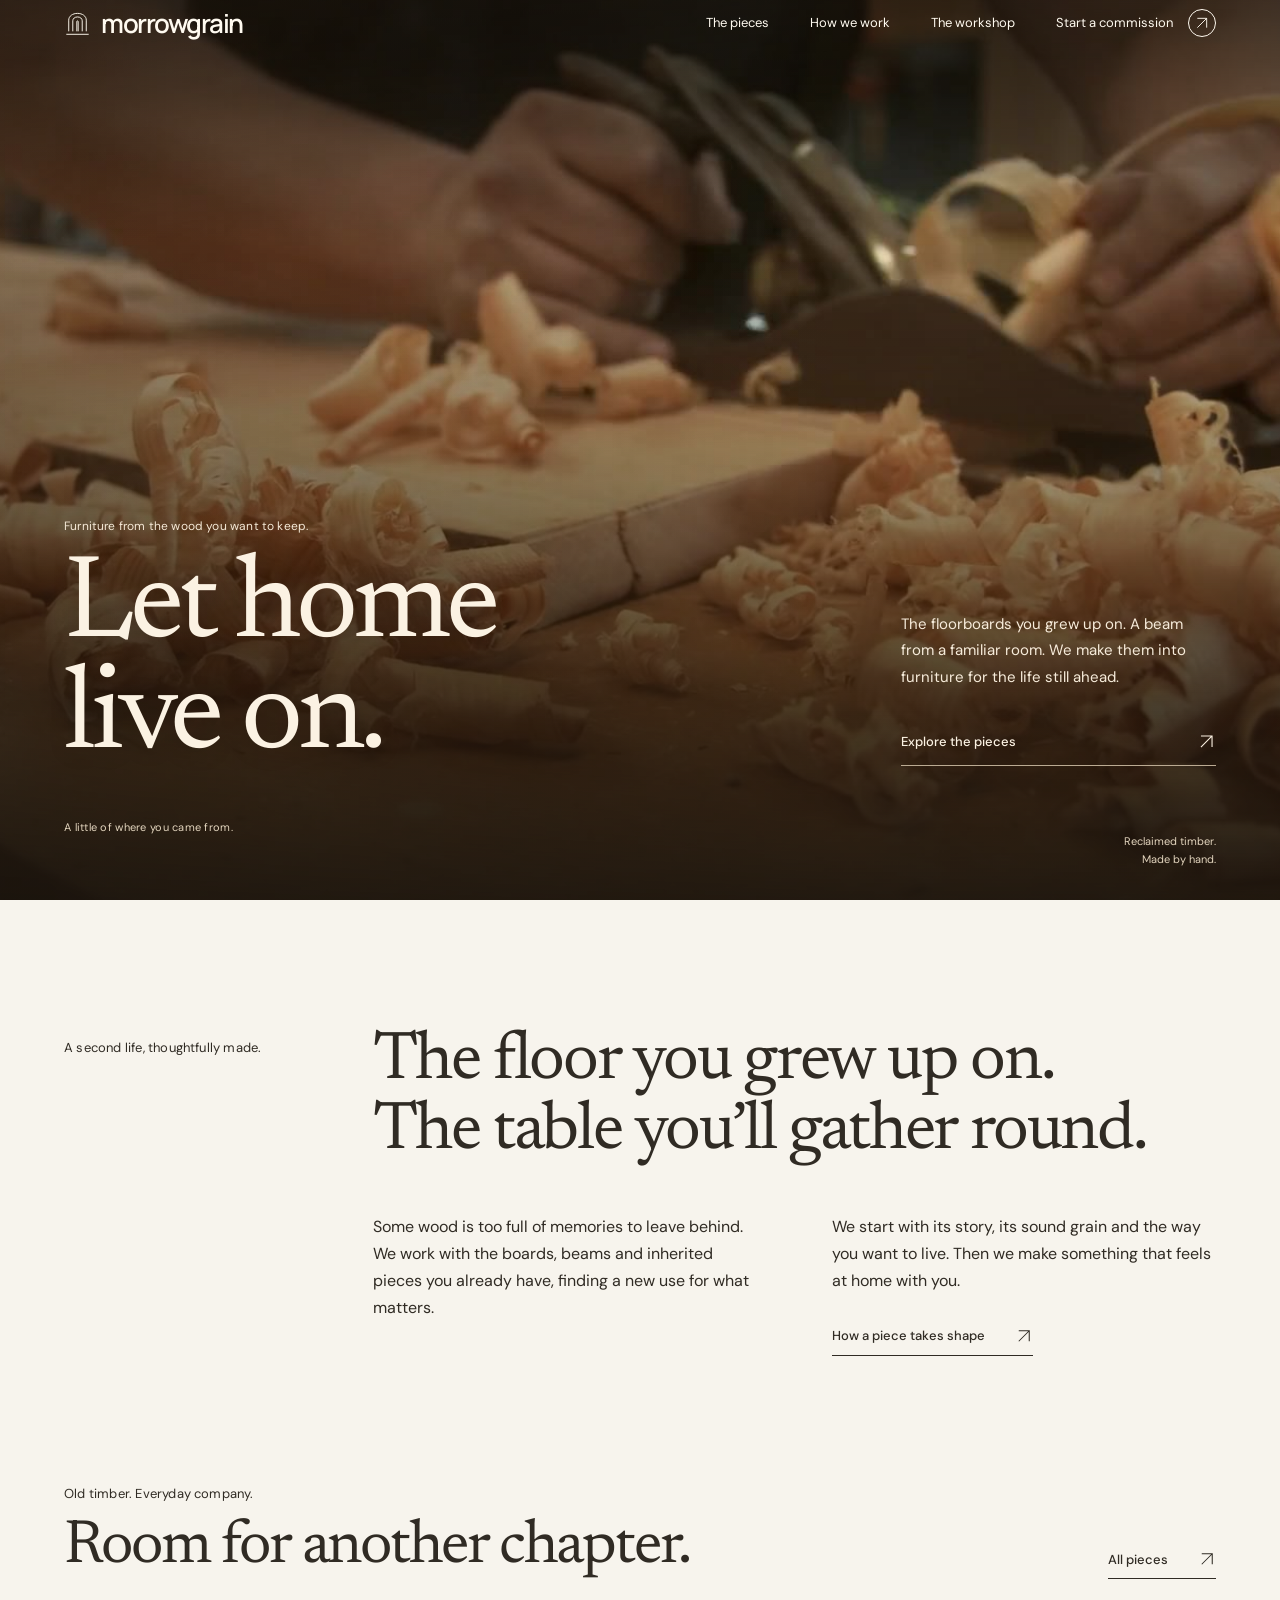
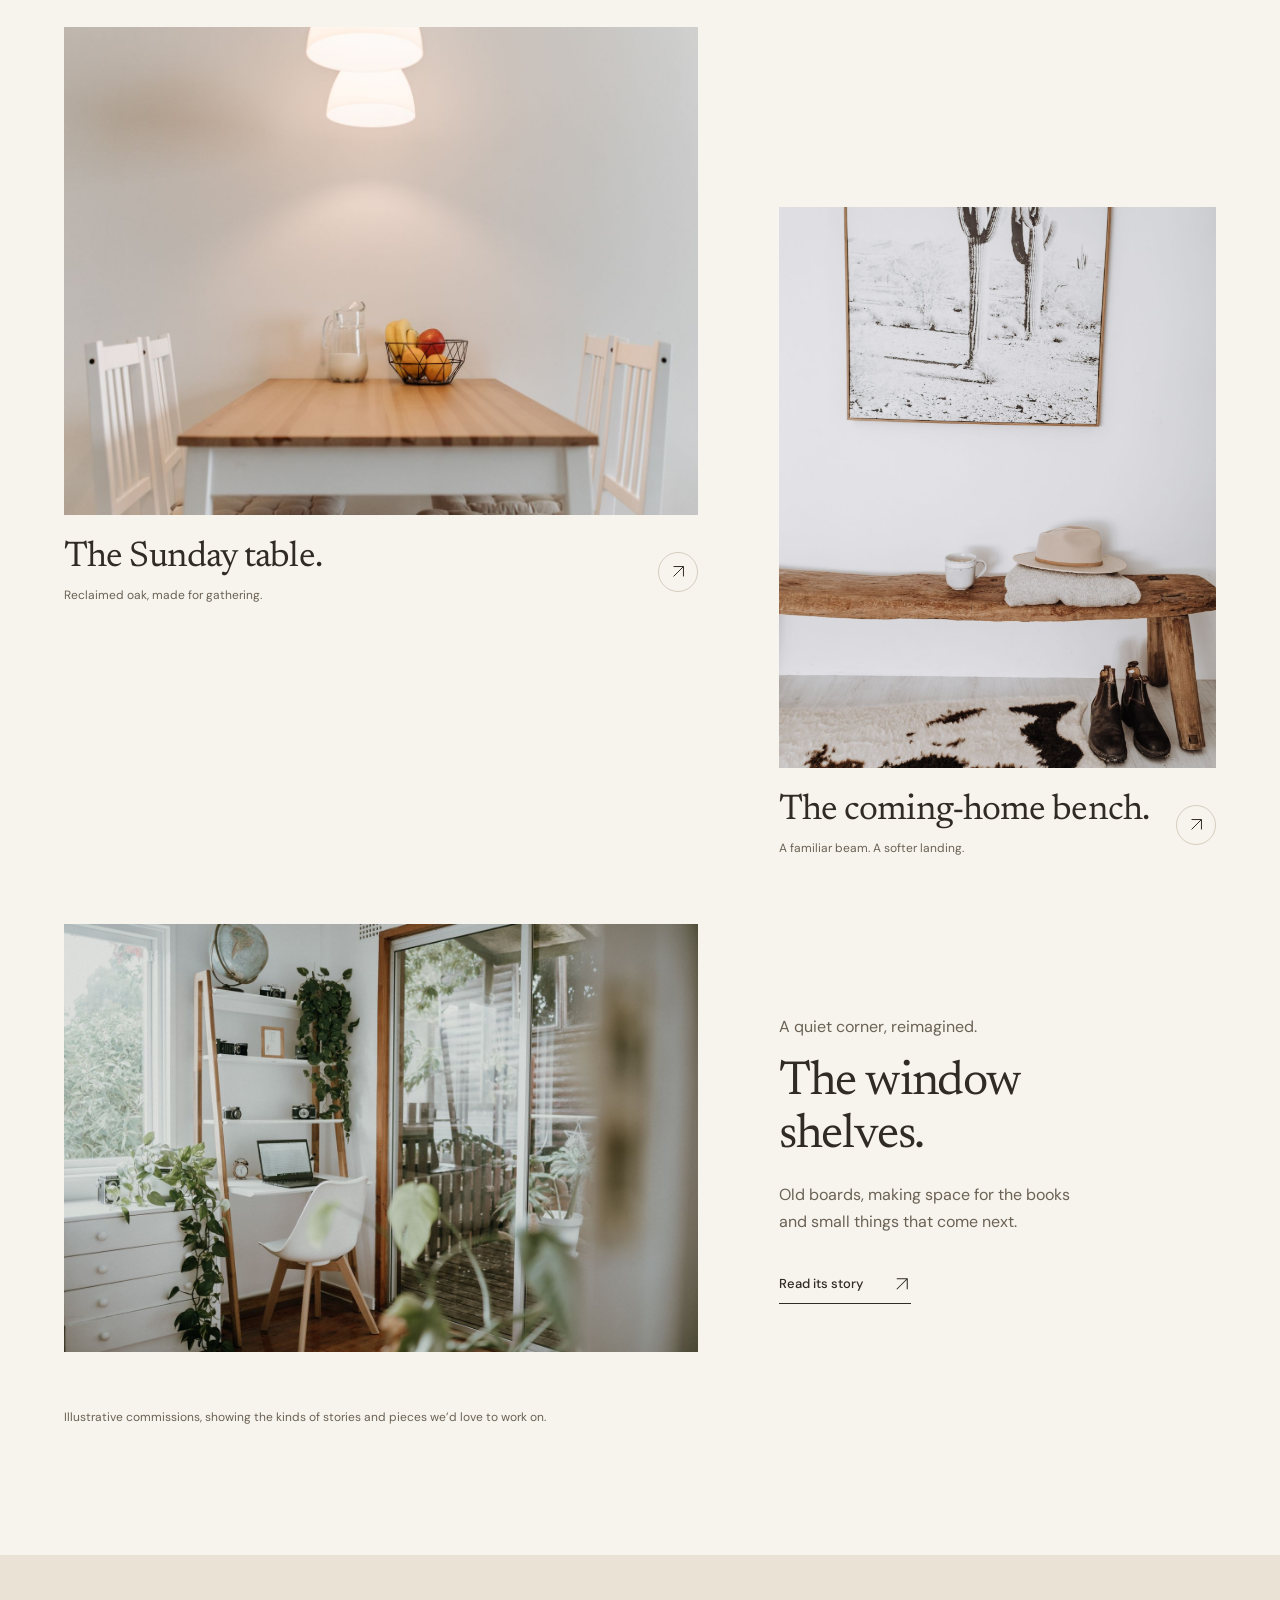
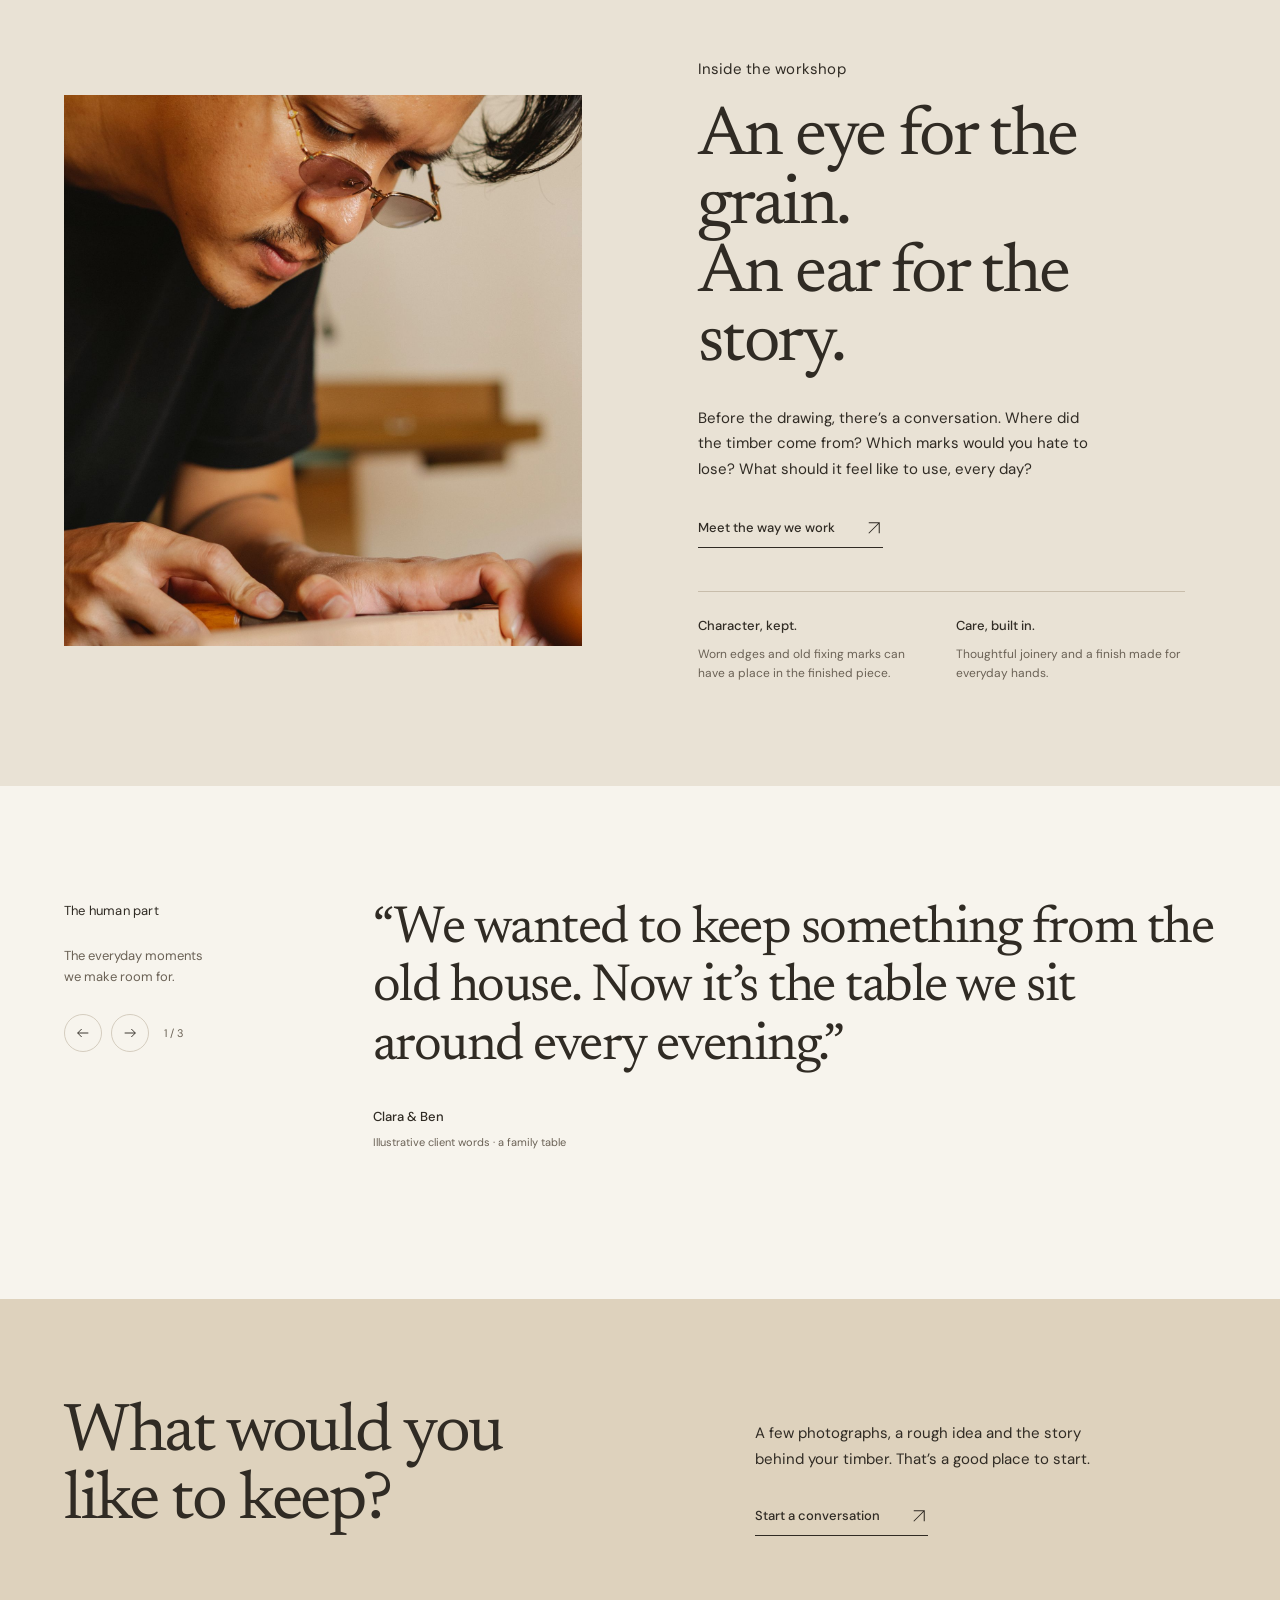
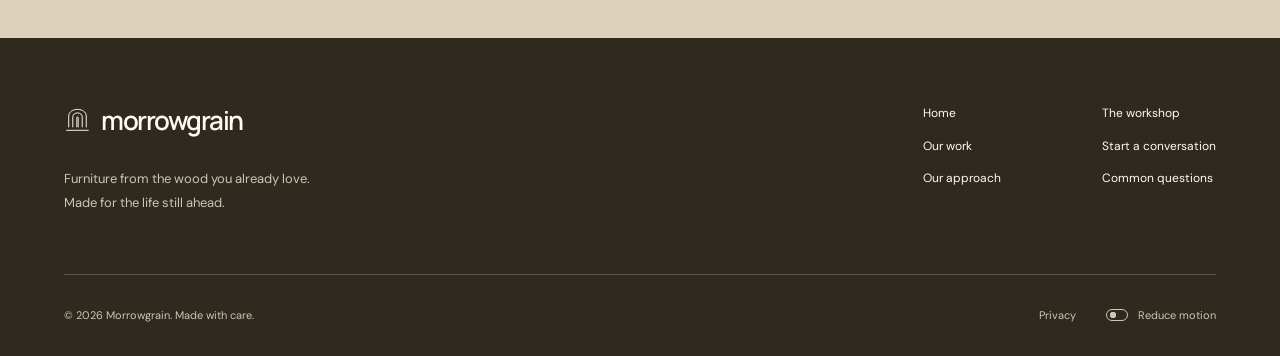
<file: index.html>
<!doctype html>
<html lang="en">
<head>
  <meta charset="utf-8">
  <meta name="viewport" content="width=device-width, initial-scale=1">
  <meta name="theme-color" content="#30291f">
  <title>Let home live on. | Morrowgrain</title>
  <meta name="description" content="Morrowgrain turns timber from family homes into thoughtful furniture. A little of where you came from, made for the life still ahead.">
  <meta property="og:title" content="Let home live on. | Morrowgrain">
  <meta property="og:description" content="Morrowgrain turns timber from family homes into thoughtful furniture. A little of where you came from, made for the life still ahead.">
  <meta property="og:type" content="website">
  <link rel="icon" type="image/svg+xml" href="assets/brand-mark.svg">
  <link rel="preload" href="assets/fonts/newsreader-400.ttf" as="font" type="font/ttf" crossorigin>
  <link rel="stylesheet" href="assets/styles.css">
  <script>document.documentElement.classList.add('js');try{if(localStorage.getItem('morrowgrain-reduce-motion')==='true')document.documentElement.classList.add('motion-reduced')}catch(e){}</script>
  <script src="assets/site-config.js" defer></script>
  <script src="assets/app.js" defer></script>
  <link rel="preload" href="assets/images/hero-poster.jpg" as="image" fetchpriority="high">
</head>
<body class="index-page">
  <a class="skip-link" href="#main">Skip to content</a>
  <header class="site-header over-film" data-menu-inert>
    <div class="wrap"><div class="header-inner">
      <a class="brand" href="index.html" aria-label="Morrowgrain home"><svg class="brand-mark" viewBox="0 0 40 40" fill="none" stroke="currentColor" stroke-width="1.4" stroke-linecap="round" aria-hidden="true"><path d="M7 31V15c0-6 5.8-10 13-10s13 4 13 10v16M13 31V16c0-3.4 3-5.7 7-5.7s7 2.3 7 5.7v15M19 31V17c0-1.2 2-1.2 2 0v14M4 36h32"></path></svg><span>morrowgrain</span></a>
      <nav class="desktop-nav" aria-label="Main navigation"><a href="work.html">The pieces</a>
<a href="approach.html">How we work</a>
<a href="workshop.html">The workshop</a>
<a href="enquire.html" class="nav-cta">Start a commission<svg viewBox="0 0 24 24" fill="none" stroke="currentColor" stroke-width="1.4" aria-hidden="true"><path d="M5 19 19 5M5 5h14v14"></path></svg></a></nav>
      <button class="menu-toggle" type="button" data-menu-trigger aria-expanded="false" aria-controls="mobile-menu">Menu</button>
    </div></div>
  </header>
  <div class="mobile-menu" id="mobile-menu" role="dialog" aria-modal="true" aria-labelledby="menu-title" hidden>
    <div class="mobile-menu-top">
<span class="brand" id="menu-title">morrowgrain</span><button class="menu-close" type="button" data-menu-close>Close</button>
</div>
    <nav aria-label="Mobile navigation"><a href="index.html" aria-current="page">Home</a><a href="work.html">The pieces</a>
<a href="approach.html">How we work</a>
<a href="workshop.html">The workshop</a>
<a href="enquire.html">Start a commission</a></nav>
    <p class="mobile-menu-bottom">Old timber. New family rituals.<br>Furniture made from the wood you want to keep.</p>
  </div>
  <main id="main" data-menu-inert>
  <section class="hero" aria-labelledby="hero-title">
    <div class="hero-media" data-parallax>
      <img class="hero-poster" src="assets/images/hero-poster.jpg" alt="" width="1600" height="900" fetchpriority="high">
      <video class="hero-video" data-hero-video data-source="assets/video/hero.mp4" poster="assets/images/hero-poster.jpg" autoplay muted loop playsinline preload="none" aria-hidden="true" tabindex="-1"></video>
    </div>
    <div class="wrap hero-content">
      <div class="hero-title-group">
        <p class="kicker hero-reveal" style="--delay:100ms">Furniture from the wood you want to keep.</p>
        <h1 id="hero-title">
<span class="hero-reveal" style="--delay:220ms">Let home</span><span class="hero-reveal" style="--delay:350ms">live on.</span>
</h1>
      </div>
      <div class="hero-summary hero-reveal" style="--delay:520ms">
        <p class="hero-intro">The floorboards you grew up on. A beam from a familiar room. We make them into furniture for the life still ahead.</p>
        <a class="hero-cta" href="work.html">Explore the pieces <svg viewBox="0 0 24 24" fill="none" stroke="currentColor" stroke-width="1.4" aria-hidden="true"><path d="M5 19 19 5M5 5h14v14"></path></svg></a>
      </div>
    </div>
    <div class="wrap hero-bottom">
<p class="film-note">A little of where you came from.</p>
<p>Reclaimed timber.<br>Made by hand.</p>
</div>
  </section>
  <section class="wrap home-intro" aria-labelledby="intro-title">
    <p class="kicker">A second life, thoughtfully made.</p>
    <div>
<h2 id="intro-title">The floor you grew up on.<br>The table you’ll gather round.</h2>
      <div class="intro-under">
<p>Some wood is too full of memories to leave behind. We work with the boards, beams and inherited pieces you already have, finding a new use for what matters.</p>
<div>
<p>We start with its story, its sound grain and the way you want to live. Then we make something that feels at home with you.</p>
<a class="text-link" href="approach.html">How a piece takes shape <svg viewBox="0 0 24 24" fill="none" stroke="currentColor" stroke-width="1.4" aria-hidden="true"><path d="M5 19 19 5M5 5h14v14"></path></svg></a>
</div>
</div>
    </div>
  </section>
  <section class="wrap section selected-section" aria-labelledby="work-title">
    <div class="section-heading">
<div>
<p class="kicker">Old timber. Everyday company.</p>
<h2 id="work-title">Room for another chapter.</h2>
</div>
<a class="text-link" href="work.html">All pieces <svg viewBox="0 0 24 24" fill="none" stroke="currentColor" stroke-width="1.4" aria-hidden="true"><path d="M5 19 19 5M5 5h14v14"></path></svg></a>
</div>
    <div class="work-mosaic">
      <article><a class="image-link" href="sunday-table.html" data-reveal aria-label="Explore The Sunday table"><img src="assets/images/oak-table.jpg" alt="Warm wooden dining table beneath a pendant, with a bowl of fruit." width="1500" height="1001" loading="lazy" decoding="async"></a><div class="project-caption">
<div>
<h3>The Sunday table.</h3>
<p>Reclaimed oak, made for gathering.</p>
</div>
<a class="round-link" href="sunday-table.html" aria-label="Read The Sunday table story"><svg viewBox="0 0 24 24" fill="none" stroke="currentColor" stroke-width="1.4" aria-hidden="true"><path d="M5 19 19 5M5 5h14v14"></path></svg></a>
</div></article>
      <article><a class="image-link" href="hallway-bench.html" data-reveal aria-label="Explore The coming-home bench"><img src="assets/images/bench.jpg" alt="A rustic timber bench in a bright hallway with a hat on its surface." width="1500" height="2250" loading="lazy" decoding="async"></a><div class="project-caption">
<div>
<h3>The coming-home bench.</h3>
<p>A familiar beam. A softer landing.</p>
</div>
<a class="round-link" href="hallway-bench.html" aria-label="Read the bench story"><svg viewBox="0 0 24 24" fill="none" stroke="currentColor" stroke-width="1.4" aria-hidden="true"><path d="M5 19 19 5M5 5h14v14"></path></svg></a>
</div></article>
      <article><a class="image-link" href="window-shelves.html" data-reveal aria-label="Explore The window shelves"><img src="assets/images/shelving.jpg" alt="A light-filled home study with wood-framed shelves, books and plants." width="1500" height="1000" loading="lazy" decoding="async"></a><div class="project-caption"><div>
<p class="project-type">A quiet corner, reimagined.</p>
<h3>The window shelves.</h3>
<p>Old boards, making space for the books and small things that come next.</p>
<a class="text-link" href="window-shelves.html">Read its story <svg viewBox="0 0 24 24" fill="none" stroke="currentColor" stroke-width="1.4" aria-hidden="true"><path d="M5 19 19 5M5 5h14v14"></path></svg></a>
</div></div></article>
    </div>
<p class="archive-note">Illustrative commissions, showing the kinds of stories and pieces we’d love to work on.</p>
  </section>
  <section class="craft-band" aria-labelledby="craft-title">
    <div class="craft-image" data-reveal><img src="assets/images/maker.jpg" alt="A woodworker carefully examining the edge of a timber piece by hand." width="1500" height="2250" loading="lazy" decoding="async"></div>
    <div class="craft-content">
<p class="kicker">Inside the workshop</p>
<h2 id="craft-title">An eye for the grain.<br>An ear for the story.</h2>
<p>Before the drawing, there’s a conversation. Where did the timber come from? Which marks would you hate to lose? What should it feel like to use, every day?</p>
<a class="text-link" href="workshop.html">Meet the way we work <svg viewBox="0 0 24 24" fill="none" stroke="currentColor" stroke-width="1.4" aria-hidden="true"><path d="M5 19 19 5M5 5h14v14"></path></svg></a><div class="craft-details">
<div>
<h3>Character, kept.</h3>
<p>Worn edges and old fixing marks can have a place in the finished piece.</p>
</div>
<div>
<h3>Care, built in.</h3>
<p>Thoughtful joinery and a finish made for everyday hands.</p>
</div>
</div>
</div>
  </section>
  <section class="wrap quote-section" aria-labelledby="quotes-title">
    <div>
<p class="kicker">The human part</p>
<h2 id="quotes-title" class="sr-only">Illustrative client testimonials</h2>
<p class="small muted">The everyday moments<br>we make room for.</p>
<div class="quote-controls">
<button type="button" data-quote-prev aria-label="Previous client note"><svg viewBox="0 0 24 24" fill="none" stroke="currentColor" stroke-width="1.4" aria-hidden="true"><path d="M20 12H4m6-6-6 6 6 6"></path></svg></button><button type="button" data-quote-next aria-label="Next client note"><svg viewBox="0 0 24 24" fill="none" stroke="currentColor" stroke-width="1.4" aria-hidden="true"><path d="M4 12h16m-6-6 6 6-6 6"></path></svg></button><span class="quote-count" data-quote-count>1 / 3</span>
</div>
</div>
    <div class="quote-stage" aria-live="polite" aria-atomic="true">
<blockquote data-quote-text>“We wanted to keep something from the old house. Now it’s the table we sit around every evening.”</blockquote>
<div class="quote-credit"><p><strong data-quote-name>Clara &amp; Ben</strong><span data-quote-detail>Illustrative client words · a family table</span></p></div>
</div>
  </section>
  <section class="contact-band" aria-label="Start a commission"><div class="contact-band-inner">
<div><h2>What would you<br>like to keep?</h2></div>
<div class="contact-band-copy">
<p>A few photographs, a rough idea and the story behind your timber. That’s a good place to start.</p>
<a class="text-link" href="enquire.html">Start a conversation <svg viewBox="0 0 24 24" fill="none" stroke="currentColor" stroke-width="1.4" aria-hidden="true"><path d="M5 19 19 5M5 5h14v14"></path></svg></a>
</div>
</div></section>
</main>
  <footer class="site-footer" data-menu-inert>
    <div class="footer-main">
      <div class="footer-brand">
<a class="brand" href="index.html" aria-label="Morrowgrain home"><svg class="brand-mark" viewBox="0 0 40 40" fill="none" stroke="currentColor" stroke-width="1.4" stroke-linecap="round" aria-hidden="true"><path d="M7 31V15c0-6 5.8-10 13-10s13 4 13 10v16M13 31V16c0-3.4 3-5.7 7-5.7s7 2.3 7 5.7v15M19 31V17c0-1.2 2-1.2 2 0v14M4 36h32"></path></svg><span>morrowgrain</span></a><p>Furniture from the wood you already love.<br>Made for the life still ahead.</p>
</div>
      <nav class="footer-nav" aria-label="Footer navigation">
        <div>
<a href="index.html">Home</a><a href="work.html">Our work</a><a href="approach.html">Our approach</a>
</div>
        <div>
<a href="workshop.html">The workshop</a><a href="enquire.html">Start a conversation</a><a href="approach.html#questions">Common questions</a>
</div>
      </nav>
    </div>
    <div class="footer-bottom">
<p>© 2026 Morrowgrain. Made with care.</p>
<div class="footer-utilities">
<a href="privacy.html">Privacy</a><button class="motion-control" type="button" data-motion-toggle aria-pressed="false">Reduce motion</button>
</div>
</div>
  </footer>
</body>
</html>
</file>
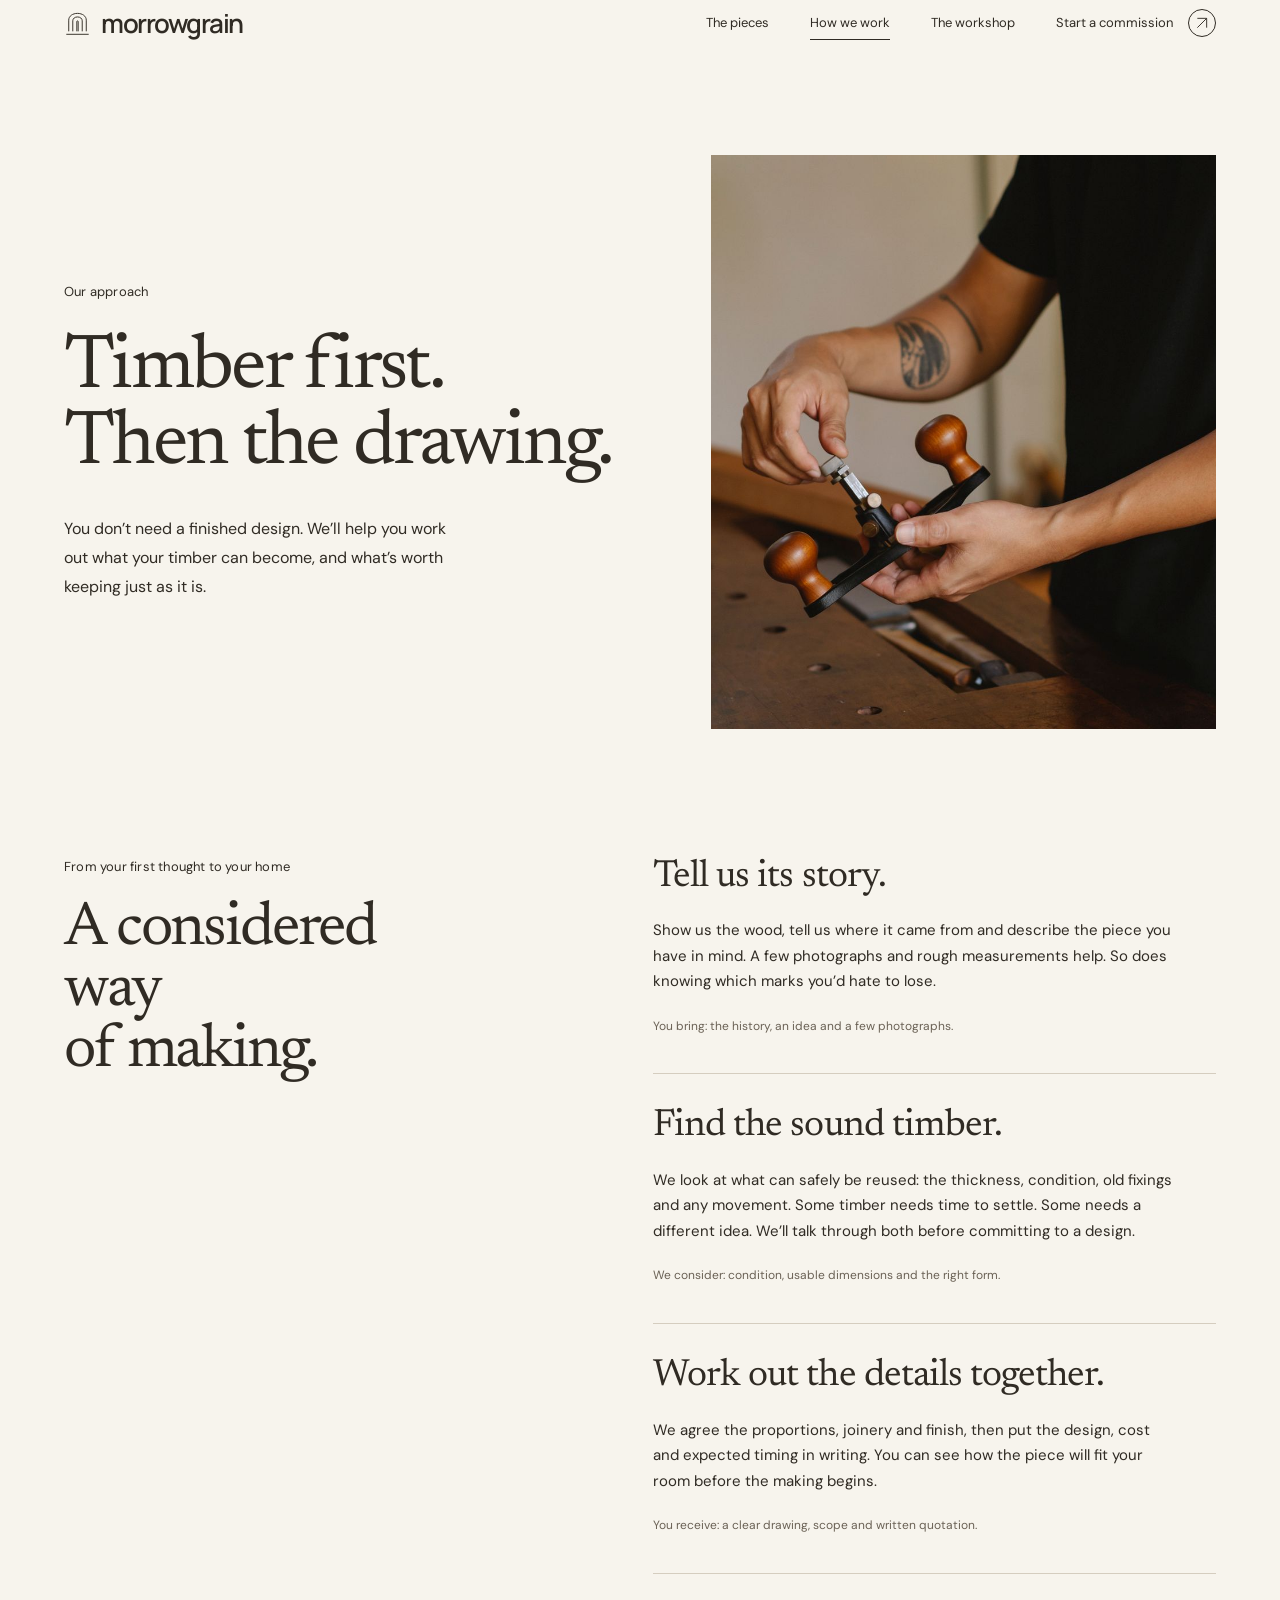
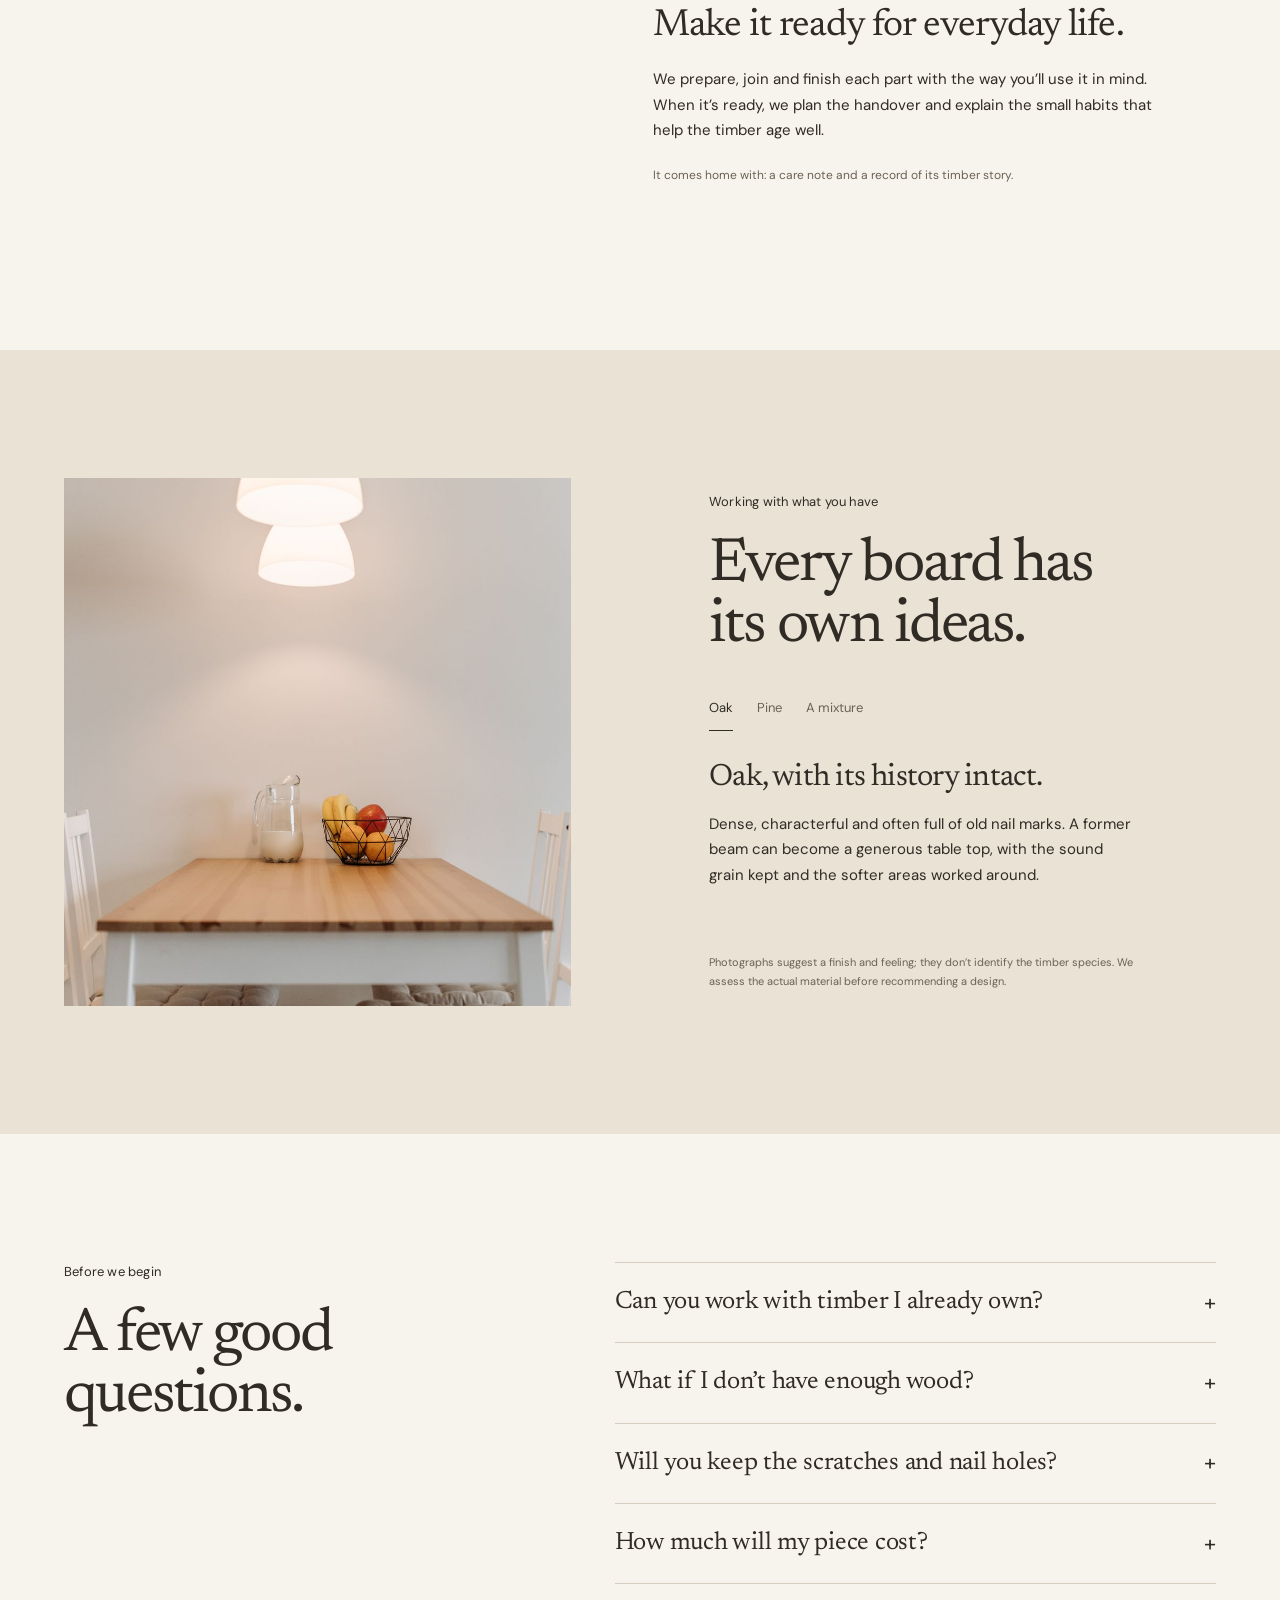
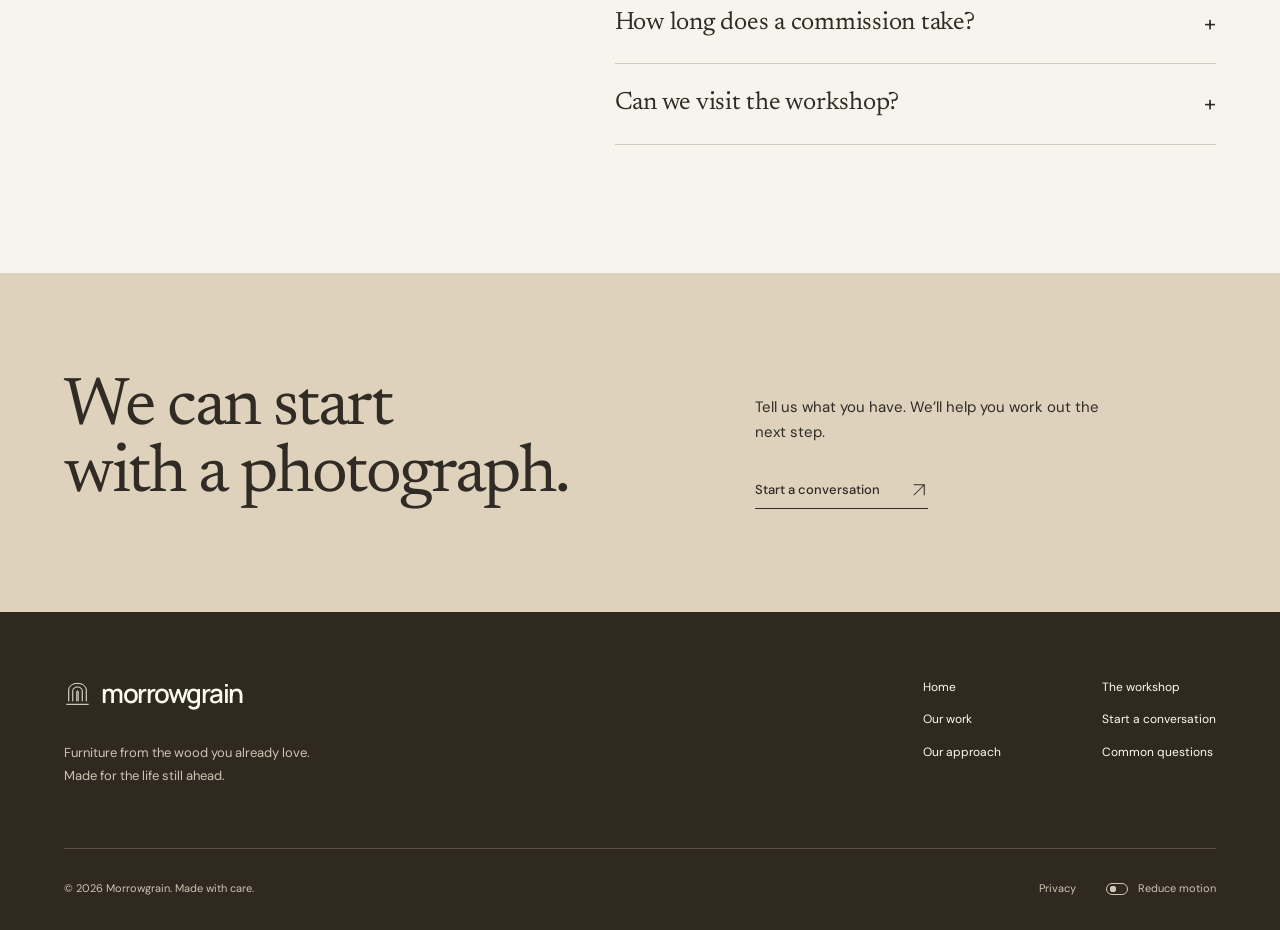
<file: approach.html>
<!doctype html>
<html lang="en">
<head>
  <meta charset="utf-8">
  <meta name="viewport" content="width=device-width, initial-scale=1">
  <meta name="theme-color" content="#30291f">
  <title>Our approach | Morrowgrain</title>
  <meta name="description" content="How a Morrowgrain commission takes shape: a conversation, a timber assessment, a considered design and careful making.">
  <meta property="og:title" content="Our approach | Morrowgrain">
  <meta property="og:description" content="How a Morrowgrain commission takes shape: a conversation, a timber assessment, a considered design and careful making.">
  <meta property="og:type" content="website">
  <link rel="icon" type="image/svg+xml" href="assets/brand-mark.svg">
  <link rel="preload" href="assets/fonts/newsreader-400.ttf" as="font" type="font/ttf" crossorigin>
  <link rel="stylesheet" href="assets/styles.css">
  <script>document.documentElement.classList.add('js');try{if(localStorage.getItem('morrowgrain-reduce-motion')==='true')document.documentElement.classList.add('motion-reduced')}catch(e){}</script>
  <script src="assets/site-config.js" defer></script>
  <script src="assets/app.js" defer></script>
  
</head>
<body class="approach-page">
  <a class="skip-link" href="#main">Skip to content</a>
  <header class="site-header" data-menu-inert>
    <div class="wrap"><div class="header-inner">
      <a class="brand" href="index.html" aria-label="Morrowgrain home"><svg class="brand-mark" viewBox="0 0 40 40" fill="none" stroke="currentColor" stroke-width="1.4" stroke-linecap="round" aria-hidden="true"><path d="M7 31V15c0-6 5.8-10 13-10s13 4 13 10v16M13 31V16c0-3.4 3-5.7 7-5.7s7 2.3 7 5.7v15M19 31V17c0-1.2 2-1.2 2 0v14M4 36h32"></path></svg><span>morrowgrain</span></a>
      <nav class="desktop-nav" aria-label="Main navigation"><a href="work.html">The pieces</a>
<a href="approach.html" aria-current="page">How we work</a>
<a href="workshop.html">The workshop</a>
<a href="enquire.html" class="nav-cta">Start a commission<svg viewBox="0 0 24 24" fill="none" stroke="currentColor" stroke-width="1.4" aria-hidden="true"><path d="M5 19 19 5M5 5h14v14"></path></svg></a></nav>
      <button class="menu-toggle" type="button" data-menu-trigger aria-expanded="false" aria-controls="mobile-menu">Menu</button>
    </div></div>
  </header>
  <div class="mobile-menu" id="mobile-menu" role="dialog" aria-modal="true" aria-labelledby="menu-title" hidden>
    <div class="mobile-menu-top">
<span class="brand" id="menu-title">morrowgrain</span><button class="menu-close" type="button" data-menu-close>Close</button>
</div>
    <nav aria-label="Mobile navigation"><a href="index.html">Home</a><a href="work.html">The pieces</a>
<a href="approach.html" aria-current="page">How we work</a>
<a href="workshop.html">The workshop</a>
<a href="enquire.html">Start a commission</a></nav>
    <p class="mobile-menu-bottom">Old timber. New family rituals.<br>Furniture made from the wood you want to keep.</p>
  </div>
  <main id="main" data-menu-inert>
  <div class="approach-opening">
<section class="wrap page-intro page-enter"><p class="kicker">Our approach</p>
<h1>Timber first.<br>Then the drawing.</h1>
<p class="lead">You don’t need a finished design. We’ll help you work out what your timber can become, and what’s worth keeping just as it is.</p></section>
  <figure data-reveal><img src="assets/images/workshop.jpg" alt="A woodworker checking the blade of a hand tool at a timber workbench." width="1500" height="1000" loading="eager" decoding="async" class=""></figure>
  </div>
<section class="wrap section steps" aria-labelledby="process-title"><div class="steps-heading">
<p class="kicker">From your first thought to your home</p>
<h2 id="process-title">A considered way<br>of making.</h2>
</div>
<div class="steps-list">
    <article class="process-step"><h3>Tell us its story.</h3>
<p>Show us the wood, tell us where it came from and describe the piece you have in mind. A few photographs and rough measurements help. So does knowing which marks you’d hate to lose.</p>
<p class="step-detail">You bring: the history, an idea and a few photographs.</p></article>
    <article class="process-step"><h3>Find the sound timber.</h3>
<p>We look at what can safely be reused: the thickness, condition, old fixings and any movement. Some timber needs time to settle. Some needs a different idea. We’ll talk through both before committing to a design.</p>
<p class="step-detail">We consider: condition, usable dimensions and the right form.</p></article>
    <article class="process-step"><h3>Work out the details together.</h3>
<p>We agree the proportions, joinery and finish, then put the design, cost and expected timing in writing. You can see how the piece will fit your room before the making begins.</p>
<p class="step-detail">You receive: a clear drawing, scope and written quotation.</p></article>
    <article class="process-step"><h3>Make it ready for everyday life.</h3>
<p>We prepare, join and finish each part with the way you’ll use it in mind. When it’s ready, we plan the handover and explain the small habits that help the timber age well.</p>
<p class="step-detail">It comes home with: a care note and a record of its timber story.</p></article>
  </div></section>
  <section class="material-section section" aria-labelledby="materials-title"><div class="wrap materials">
<div class="material-photo" data-reveal><img src="assets/images/oak-table.jpg" alt="An oak-toned dining table with a natural wood surface." width="1500" height="1001" loading="lazy" decoding="async" data-material-photo></div>
<div>
<p class="kicker">Working with what you have</p>
<h2 id="materials-title">Every board has<br>its own ideas.</h2>
<div class="material-options" role="group" aria-label="Explore timber possibilities">
<button class="material-button" type="button" data-material="oak" aria-pressed="true">Oak</button><button class="material-button" type="button" data-material="pine" aria-pressed="false">Pine</button><button class="material-button" type="button" data-material="mixed" aria-pressed="false">A mixture</button>
</div>
<div class="material-description" aria-live="polite" aria-atomic="true">
<h3 data-material-title>Oak, with its history intact.</h3>
<p data-material-description>Dense, characterful and often full of old nail marks. A former beam can become a generous table top, with the sound grain kept and the softer areas worked around.</p>
</div>
<p class="material-footnote">Photographs suggest a finish and feeling; they don’t identify the timber species. We assess the actual material before recommending a design.</p>
</div>
</div></section>
  <section class="wrap section faq-grid" id="questions" aria-labelledby="faq-title"><div>
<p class="kicker">Before we begin</p>
<h2 id="faq-title">A few good<br>questions.</h2>
</div>
<div class="faq-list">
    <details><summary>Can you work with timber I already own?</summary><p>That’s the starting point we love. Share photographs of the whole piece or stack, close-ups of any damage and approximate measurements. We’ll discuss whether it can suit what you have in mind before arranging an assessment.</p></details>
    <details><summary>What if I don’t have enough wood?</summary><p>We can explore a smaller piece or discuss pairing your timber with compatible reclaimed material. You’ll know which parts are yours and which are added before the design is agreed.</p></details>
    <details><summary>Will you keep the scratches and nail holes?</summary><p>Where they’re sound, useful and part of what you love, yes. We’ll agree the balance between keeping character and creating a surface that’s comfortable and practical to use.</p></details>
    <details><summary>How much will my piece cost?</summary><p>It depends on the condition of the timber, the design and the work needed to prepare it. Reusing material still takes care and time. We provide a written quotation once the scope is clear; there’s no price attached to sending an initial enquiry.</p></details>
    <details><summary>How long does a commission take?</summary><p>We agree an estimated schedule after assessing the wood and design. Drying, repairs and the workshop’s current commitments all affect timing. Tell us early if you have a particular move or occasion in mind.</p></details>
    <details><summary>Can we visit the workshop?</summary><p>Visits are by arrangement, so we can give you and your piece our full attention. Mention a visit in your enquiry and we can discuss the practical details.</p></details>
  </div></section>
  <section class="contact-band" aria-label="Start a commission"><div class="contact-band-inner">
<div><h2>We can start<br>with a photograph.</h2></div>
<div class="contact-band-copy">
<p>Tell us what you have. We’ll help you work out the next step.</p>
<a class="text-link" href="enquire.html">Start a conversation <svg viewBox="0 0 24 24" fill="none" stroke="currentColor" stroke-width="1.4" aria-hidden="true"><path d="M5 19 19 5M5 5h14v14"></path></svg></a>
</div>
</div></section>
</main>
  <footer class="site-footer" data-menu-inert>
    <div class="footer-main">
      <div class="footer-brand">
<a class="brand" href="index.html" aria-label="Morrowgrain home"><svg class="brand-mark" viewBox="0 0 40 40" fill="none" stroke="currentColor" stroke-width="1.4" stroke-linecap="round" aria-hidden="true"><path d="M7 31V15c0-6 5.8-10 13-10s13 4 13 10v16M13 31V16c0-3.4 3-5.7 7-5.7s7 2.3 7 5.7v15M19 31V17c0-1.2 2-1.2 2 0v14M4 36h32"></path></svg><span>morrowgrain</span></a><p>Furniture from the wood you already love.<br>Made for the life still ahead.</p>
</div>
      <nav class="footer-nav" aria-label="Footer navigation">
        <div>
<a href="index.html">Home</a><a href="work.html">Our work</a><a href="approach.html">Our approach</a>
</div>
        <div>
<a href="workshop.html">The workshop</a><a href="enquire.html">Start a conversation</a><a href="approach.html#questions">Common questions</a>
</div>
      </nav>
    </div>
    <div class="footer-bottom">
<p>© 2026 Morrowgrain. Made with care.</p>
<div class="footer-utilities">
<a href="privacy.html">Privacy</a><button class="motion-control" type="button" data-motion-toggle aria-pressed="false">Reduce motion</button>
</div>
</div>
  </footer>
</body>
</html>
</file>
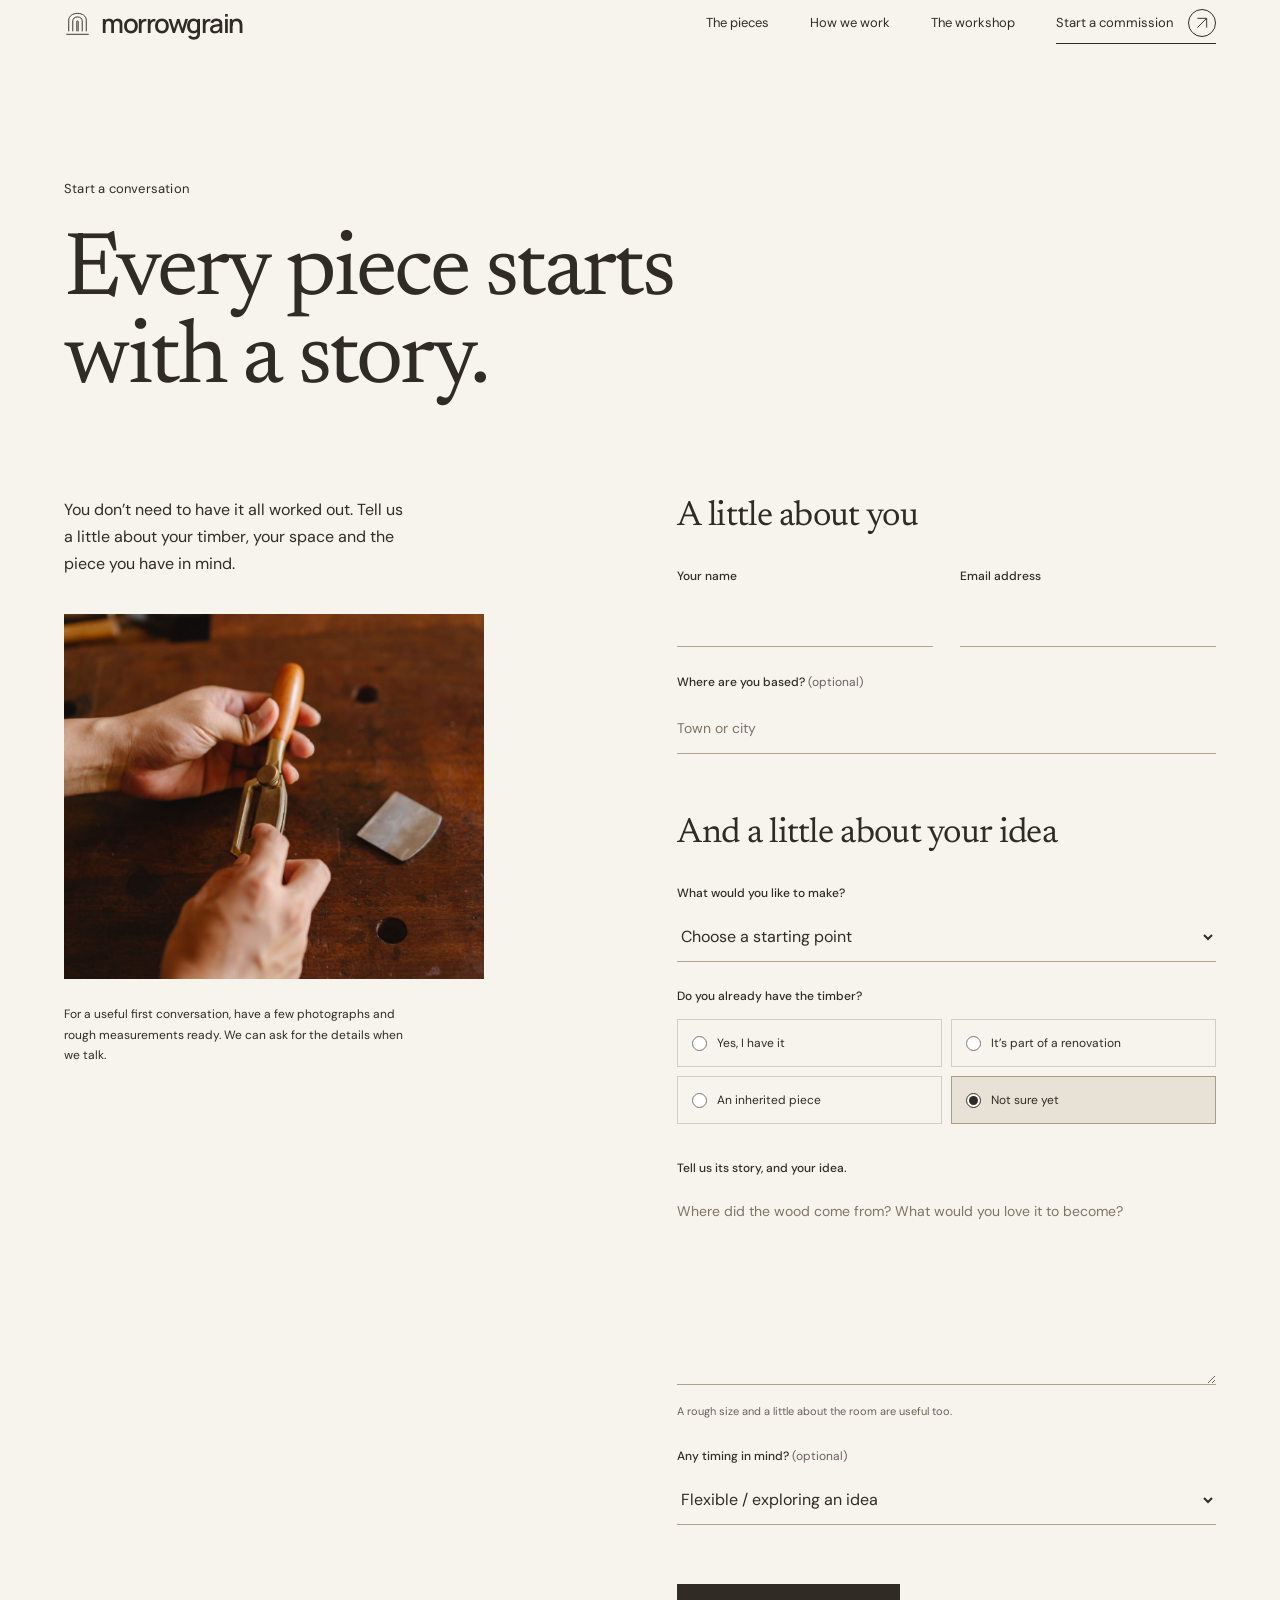
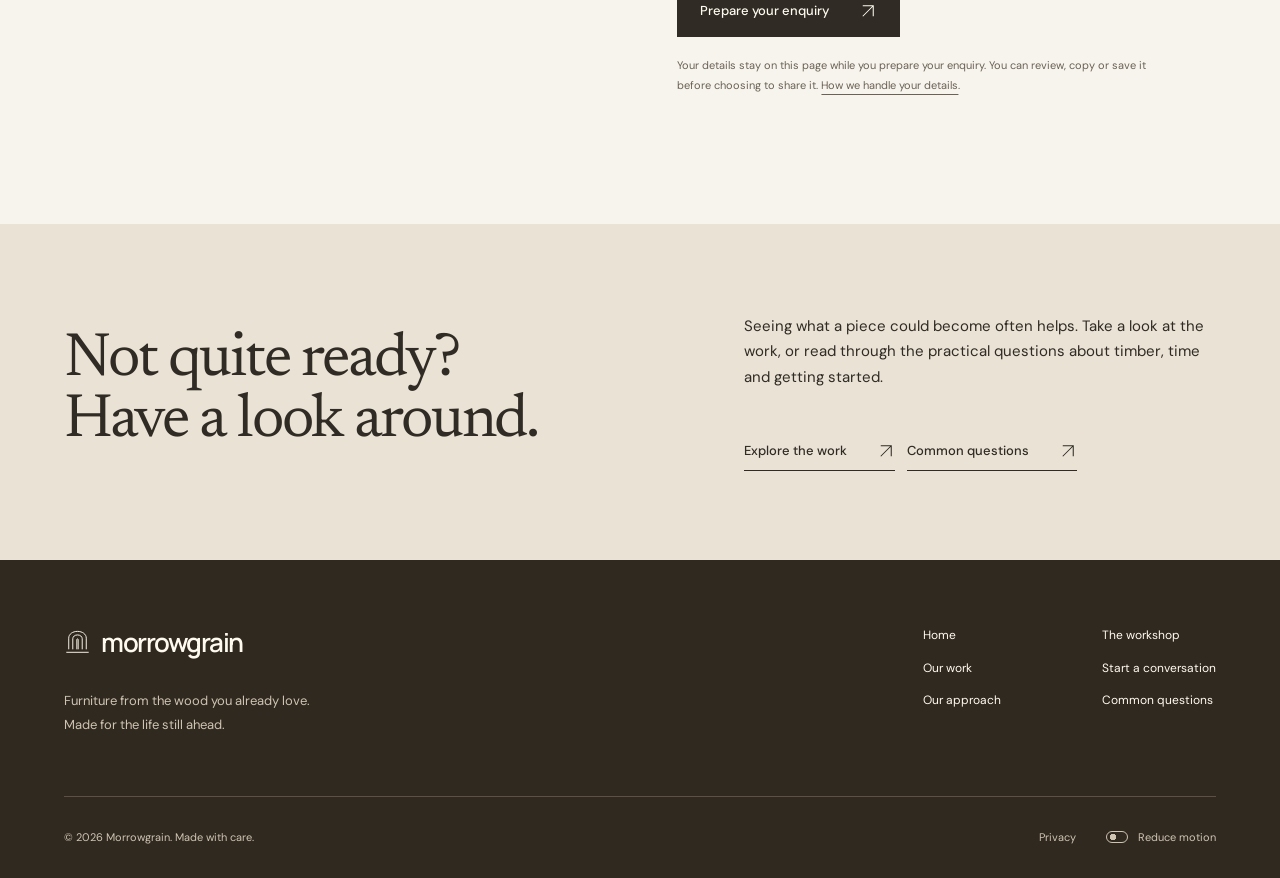
<file: enquire.html>
<!doctype html>
<html lang="en">
<head>
  <meta charset="utf-8">
  <meta name="viewport" content="width=device-width, initial-scale=1">
  <meta name="theme-color" content="#30291f">
  <title>Tell us your idea | Morrowgrain</title>
  <meta name="description" content="Start your Morrowgrain commission with the timber you have and the piece you would love it to become.">
  <meta property="og:title" content="Tell us your idea | Morrowgrain">
  <meta property="og:description" content="Start your Morrowgrain commission with the timber you have and the piece you would love it to become.">
  <meta property="og:type" content="website">
  <link rel="icon" type="image/svg+xml" href="assets/brand-mark.svg">
  <link rel="preload" href="assets/fonts/newsreader-400.ttf" as="font" type="font/ttf" crossorigin>
  <link rel="stylesheet" href="assets/styles.css">
  <script>document.documentElement.classList.add('js');try{if(localStorage.getItem('morrowgrain-reduce-motion')==='true')document.documentElement.classList.add('motion-reduced')}catch(e){}</script>
  <script src="assets/site-config.js" defer></script>
  <script src="assets/app.js" defer></script>
  
</head>
<body class="enquire-page">
  <a class="skip-link" href="#main">Skip to content</a>
  <header class="site-header" data-menu-inert>
    <div class="wrap"><div class="header-inner">
      <a class="brand" href="index.html" aria-label="Morrowgrain home"><svg class="brand-mark" viewBox="0 0 40 40" fill="none" stroke="currentColor" stroke-width="1.4" stroke-linecap="round" aria-hidden="true"><path d="M7 31V15c0-6 5.8-10 13-10s13 4 13 10v16M13 31V16c0-3.4 3-5.7 7-5.7s7 2.3 7 5.7v15M19 31V17c0-1.2 2-1.2 2 0v14M4 36h32"></path></svg><span>morrowgrain</span></a>
      <nav class="desktop-nav" aria-label="Main navigation"><a href="work.html">The pieces</a>
<a href="approach.html">How we work</a>
<a href="workshop.html">The workshop</a>
<a href="enquire.html" aria-current="page" class="nav-cta">Start a commission<svg viewBox="0 0 24 24" fill="none" stroke="currentColor" stroke-width="1.4" aria-hidden="true"><path d="M5 19 19 5M5 5h14v14"></path></svg></a></nav>
      <button class="menu-toggle" type="button" data-menu-trigger aria-expanded="false" aria-controls="mobile-menu">Menu</button>
    </div></div>
  </header>
  <div class="mobile-menu" id="mobile-menu" role="dialog" aria-modal="true" aria-labelledby="menu-title" hidden>
    <div class="mobile-menu-top">
<span class="brand" id="menu-title">morrowgrain</span><button class="menu-close" type="button" data-menu-close>Close</button>
</div>
    <nav aria-label="Mobile navigation"><a href="index.html">Home</a><a href="work.html">The pieces</a>
<a href="approach.html">How we work</a>
<a href="workshop.html">The workshop</a>
<a href="enquire.html" aria-current="page">Start a commission</a></nav>
    <p class="mobile-menu-bottom">Old timber. New family rituals.<br>Furniture made from the wood you want to keep.</p>
  </div>
  <main id="main" data-menu-inert>
  <section class="wrap page-intro page-enter"><p class="kicker">Start a conversation</p>
<h1>Every piece starts<br>with a story.</h1></section>
  <div class="wrap enquiry-grid">
<aside class="enquiry-aside"><p>You don’t need to have it all worked out. Tell us a little about your timber, your space and the piece you have in mind.</p>
<img src="assets/images/hands.jpg" alt="Hands carefully adjusting a small woodworking tool." width="1500" height="1000" loading="lazy" decoding="async"><p class="aside-note">For a useful first conversation, have a few photographs and rough measurements ready. We can ask for the details when we talk.</p></aside>
    <div>
      <form class="commission-form" id="commission-form" novalidate>
        <div class="form-status" id="form-status" role="alert" hidden></div>
        <fieldset>
<legend>A little about you</legend>
<div class="field-row">
<div class="field">
<label for="name">Your name</label><input id="name" name="name" autocomplete="name" maxlength="120" required aria-describedby="name-error"><p class="field-error" id="name-error" hidden></p>
</div>
<div class="field">
<label for="email">Email address</label><input id="email" name="email" type="email" autocomplete="email" maxlength="254" required aria-describedby="email-error"><p class="field-error" id="email-error" hidden></p>
</div>
</div>
<div class="field">
<label for="location">Where are you based? <span>(optional)</span></label><input id="location" name="location" autocomplete="address-level2" placeholder="Town or city" maxlength="160">
</div>
</fieldset>
        <fieldset>
<legend>And a little about your idea</legend>
<div class="field">
<label for="piece">What would you like to make?</label><select id="piece" name="piece" required aria-describedby="piece-error"><option value="">Choose a starting point</option>
<option>A table</option>
<option>A bench or seat</option>
<option>Shelves or storage</option>
<option>Something else</option>
<option>I’d like your advice</option></select><p class="field-error" id="piece-error" hidden></p>
</div>
<fieldset>
<legend class="small" style="font-family:var(--body);font-size:12px;font-weight:500;letter-spacing:0;margin-bottom:12px">Do you already have the timber?</legend>
<div class="choice-set">
<label class="choice"><input type="radio" name="timber" value="Yes, ready to use">Yes, I have it</label><label class="choice"><input type="radio" name="timber" value="Part of a renovation">It’s part of a renovation</label><label class="choice"><input type="radio" name="timber" value="An inherited piece">An inherited piece</label><label class="choice"><input type="radio" name="timber" value="Not sure yet" checked>Not sure yet</label>
</div>
</fieldset>
<div class="field">
<label for="story">Tell us its story, and your idea.</label><textarea id="story" name="story" rows="6" maxlength="5000" placeholder="Where did the wood come from? What would you love it to become?" required aria-describedby="story-help story-error"></textarea><p class="field-help" id="story-help">A rough size and a little about the room are useful too.</p>
<p class="field-error" id="story-error" hidden></p>
</div>
<div class="field">
<label for="timing">Any timing in mind? <span>(optional)</span></label><select id="timing" name="timing"><option>Flexible / exploring an idea</option>
<option>In the next few months</option>
<option>For a move or renovation</option>
<option>For a particular occasion</option></select>
</div>
</fieldset>
        <div hidden aria-hidden="true">
<label for="website">Leave this field empty</label><input id="website" name="website" tabindex="-1" autocomplete="off">
</div>
        <button class="button" type="submit" data-form-submit disabled>Prepare your enquiry <svg viewBox="0 0 24 24" fill="none" stroke="currentColor" stroke-width="1.4" aria-hidden="true"><path d="M5 19 19 5M5 5h14v14"></path></svg></button><p class="form-note">Your details stay on this page while you prepare your enquiry. You can review, copy or save it before choosing to share it. <a href="privacy.html">How we handle your details</a>.</p>
        <noscript><p class="form-status" style="margin-top:20px">Please enable JavaScript to prepare and save an enquiry in your browser.</p></noscript>
      </form>
      <section class="review-panel" id="enquiry-review" aria-labelledby="review-title" hidden><p class="kicker">A good starting point</p>
<h2 id="review-title" tabindex="-1">Your story, ready to share.</h2>
<p>Check your details below. You can change anything before you keep a copy.</p>
<pre class="enquiry-summary" id="enquiry-summary" tabindex="0" aria-label="Your prepared enquiry"></pre>
<div class="form-status" id="review-status" role="status" hidden></div>
<div class="button-row">
<button class="button" id="deliver-enquiry" type="button" hidden>Send enquiry</button><a class="button" id="email-enquiry" href="enquire.html" hidden>Open email app <svg viewBox="0 0 24 24" fill="none" stroke="currentColor" stroke-width="1.4" aria-hidden="true"><path d="M5 19 19 5M5 5h14v14"></path></svg></a><button class="button" id="download-enquiry" type="button">Save enquiry <svg viewBox="0 0 24 24" fill="none" stroke="currentColor" stroke-width="1.4" aria-hidden="true"><path d="M5 19 19 5M5 5h14v14"></path></svg></button><button class="button button-outline" id="copy-enquiry" type="button">Copy enquiry</button>
</div>
<p class="delivery-note" id="delivery-note">Your enquiry is ready to save or copy. Nothing has been sent.</p>
<button class="text-link" id="edit-enquiry" type="button">Edit your details <svg viewBox="0 0 24 24" fill="none" stroke="currentColor" stroke-width="1.4" aria-hidden="true"><path d="M20 12H4m6-6-6 6 6 6"></path></svg></button></section>
    </div>
  </div>
  <section class="material-section"><div class="wrap section-small intro-grid">
<h2>Not quite ready?<br>Have a look around.</h2>
<div class="intro-copy">
<p>Seeing what a piece could become often helps. Take a look at the work, or read through the practical questions about timber, time and getting started.</p>
<div class="button-row" style="margin-top:22px">
<a class="text-link" href="work.html">Explore the work <svg viewBox="0 0 24 24" fill="none" stroke="currentColor" stroke-width="1.4" aria-hidden="true"><path d="M5 19 19 5M5 5h14v14"></path></svg></a><a class="text-link" href="approach.html#questions">Common questions <svg viewBox="0 0 24 24" fill="none" stroke="currentColor" stroke-width="1.4" aria-hidden="true"><path d="M5 19 19 5M5 5h14v14"></path></svg></a>
</div>
</div>
</div></section>
</main>
  <footer class="site-footer" data-menu-inert>
    <div class="footer-main">
      <div class="footer-brand">
<a class="brand" href="index.html" aria-label="Morrowgrain home"><svg class="brand-mark" viewBox="0 0 40 40" fill="none" stroke="currentColor" stroke-width="1.4" stroke-linecap="round" aria-hidden="true"><path d="M7 31V15c0-6 5.8-10 13-10s13 4 13 10v16M13 31V16c0-3.4 3-5.7 7-5.7s7 2.3 7 5.7v15M19 31V17c0-1.2 2-1.2 2 0v14M4 36h32"></path></svg><span>morrowgrain</span></a><p>Furniture from the wood you already love.<br>Made for the life still ahead.</p>
</div>
      <nav class="footer-nav" aria-label="Footer navigation">
        <div>
<a href="index.html">Home</a><a href="work.html">Our work</a><a href="approach.html">Our approach</a>
</div>
        <div>
<a href="workshop.html">The workshop</a><a href="enquire.html">Start a conversation</a><a href="approach.html#questions">Common questions</a>
</div>
      </nav>
    </div>
    <div class="footer-bottom">
<p>© 2026 Morrowgrain. Made with care.</p>
<div class="footer-utilities">
<a href="privacy.html">Privacy</a><button class="motion-control" type="button" data-motion-toggle aria-pressed="false">Reduce motion</button>
</div>
</div>
  </footer>
</body>
</html>
</file>
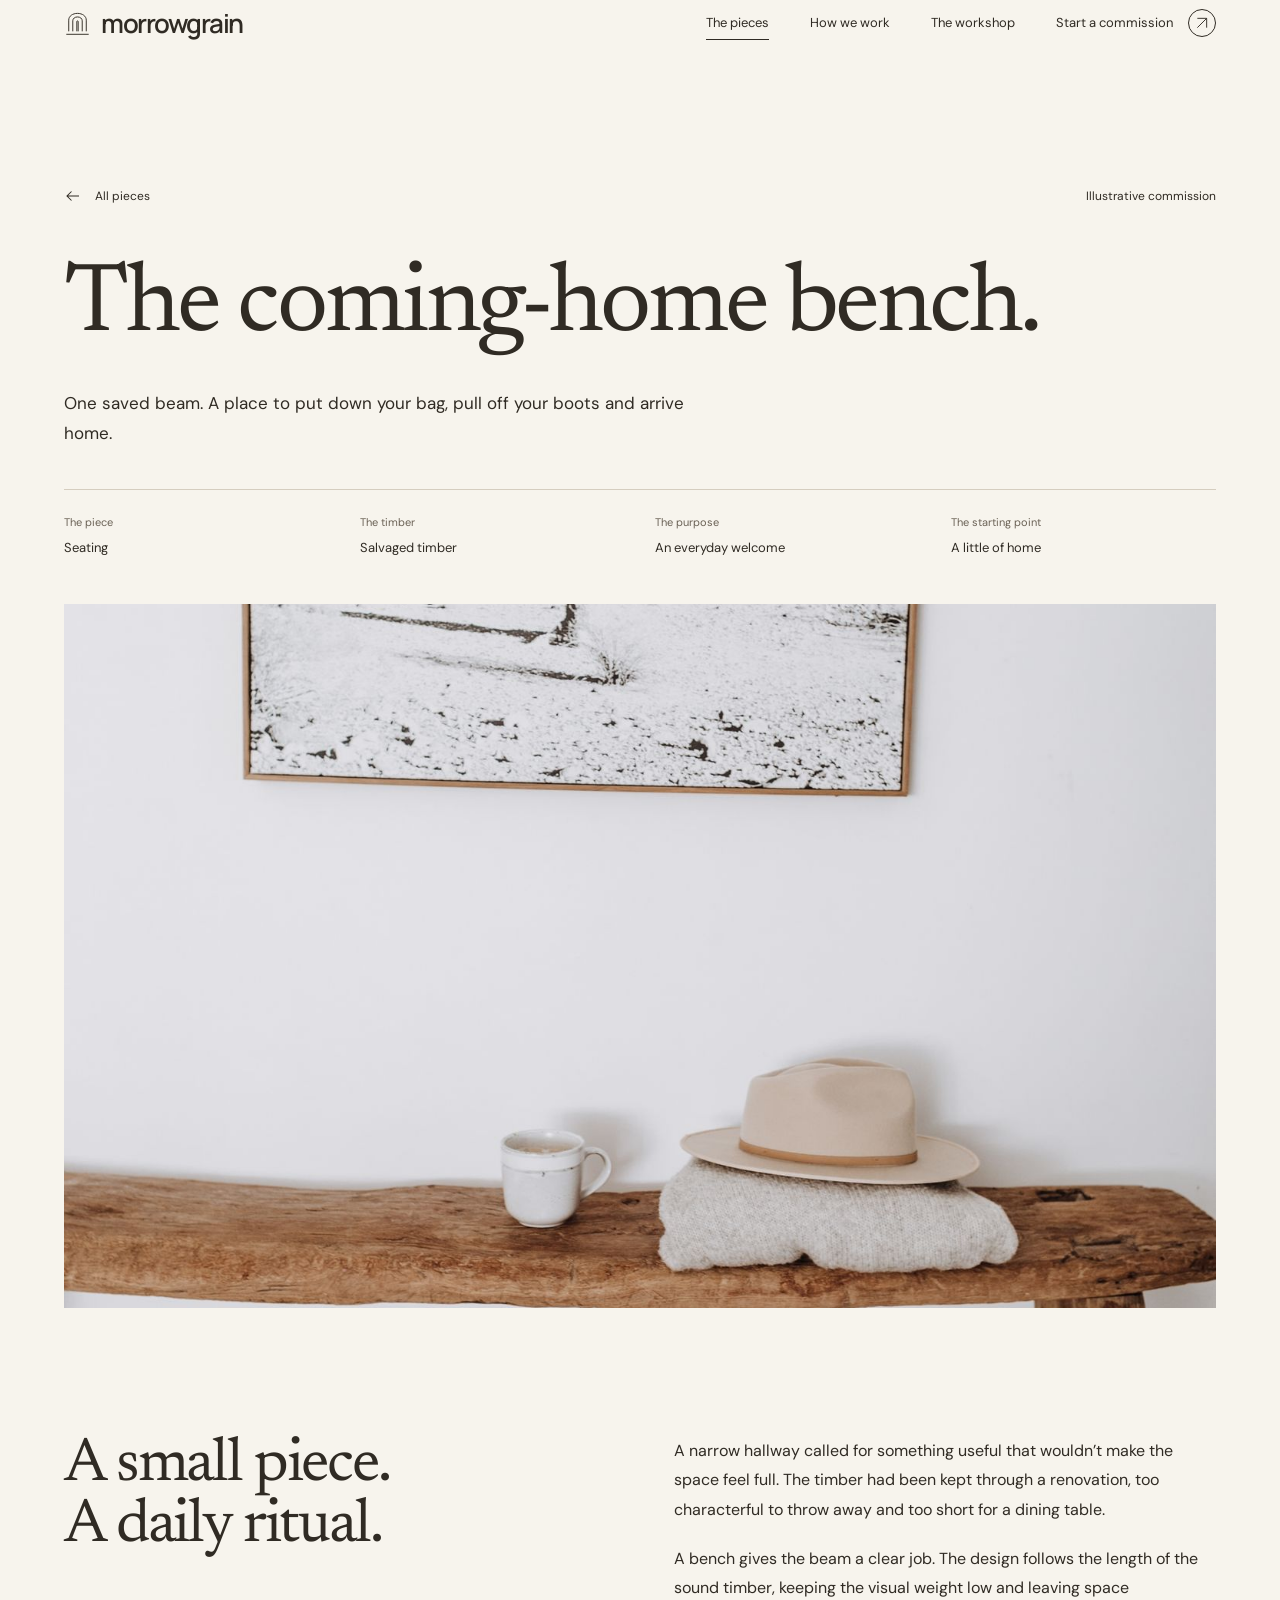
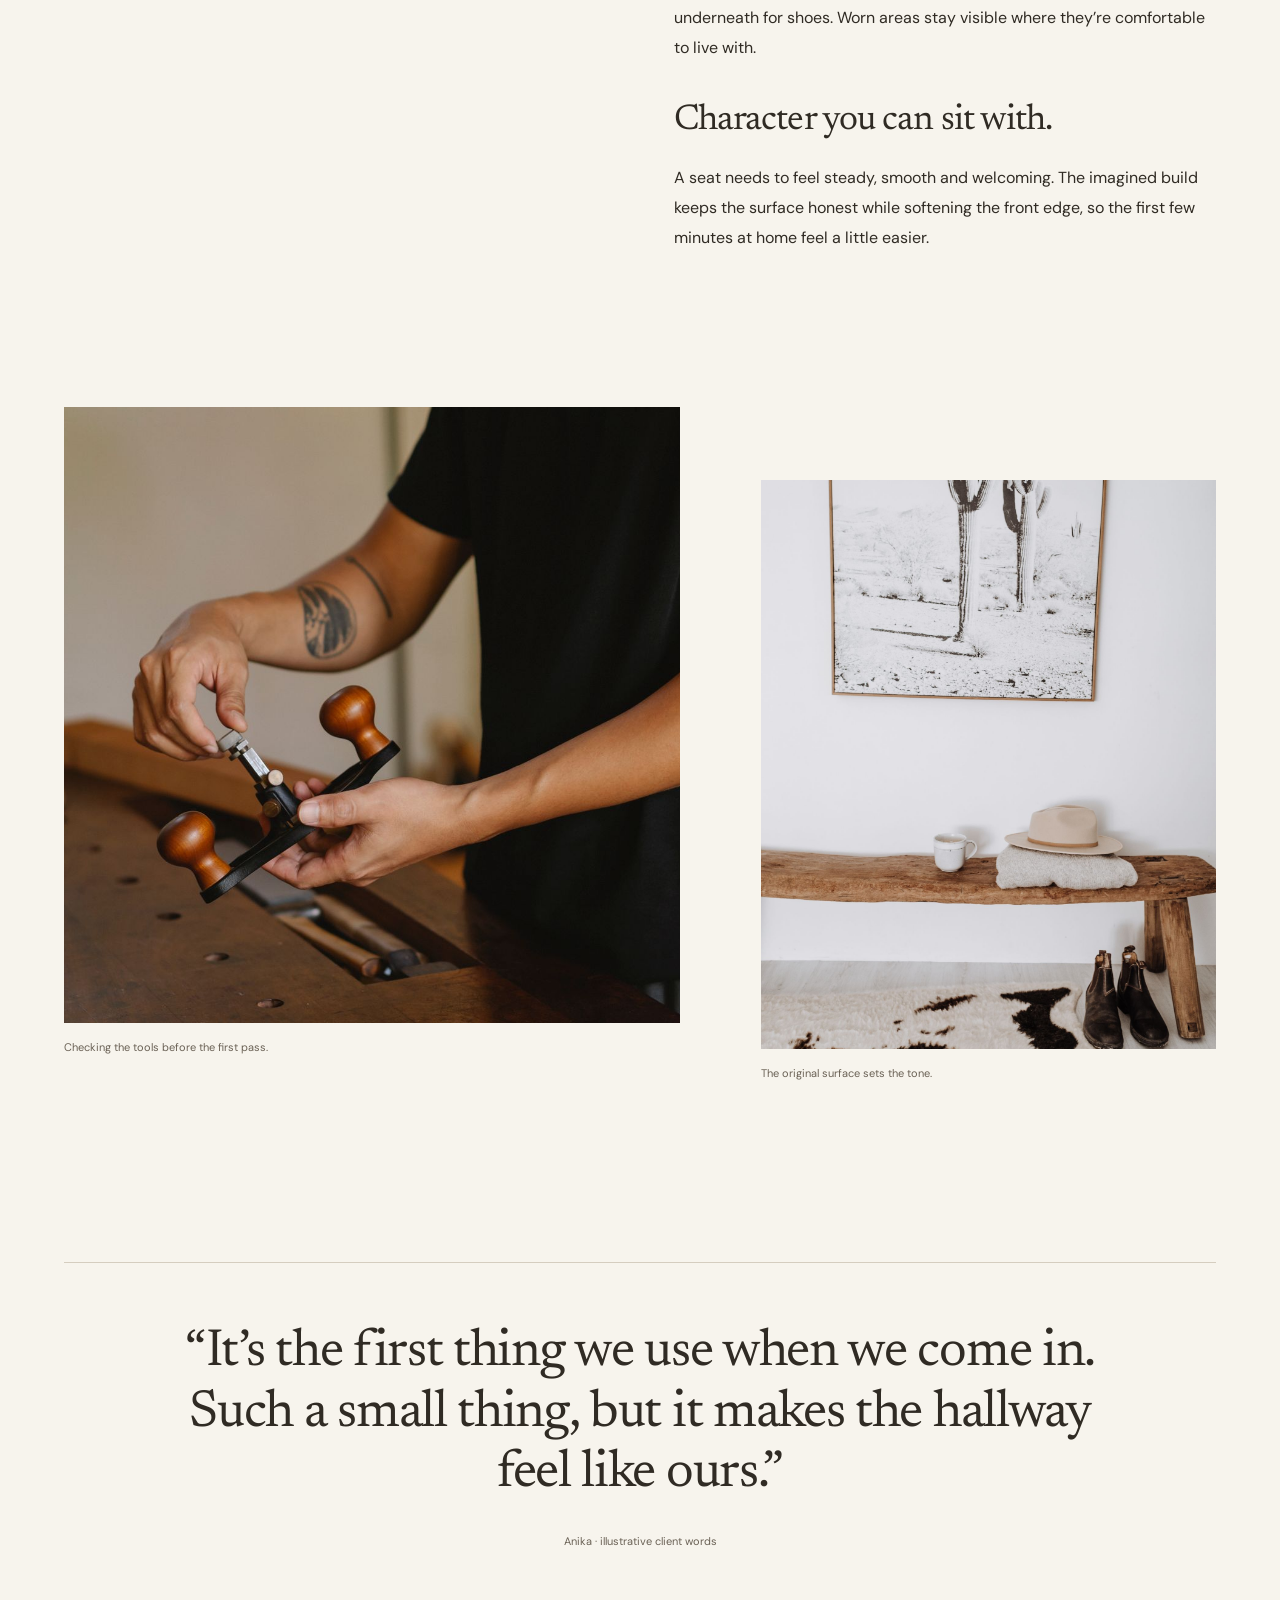
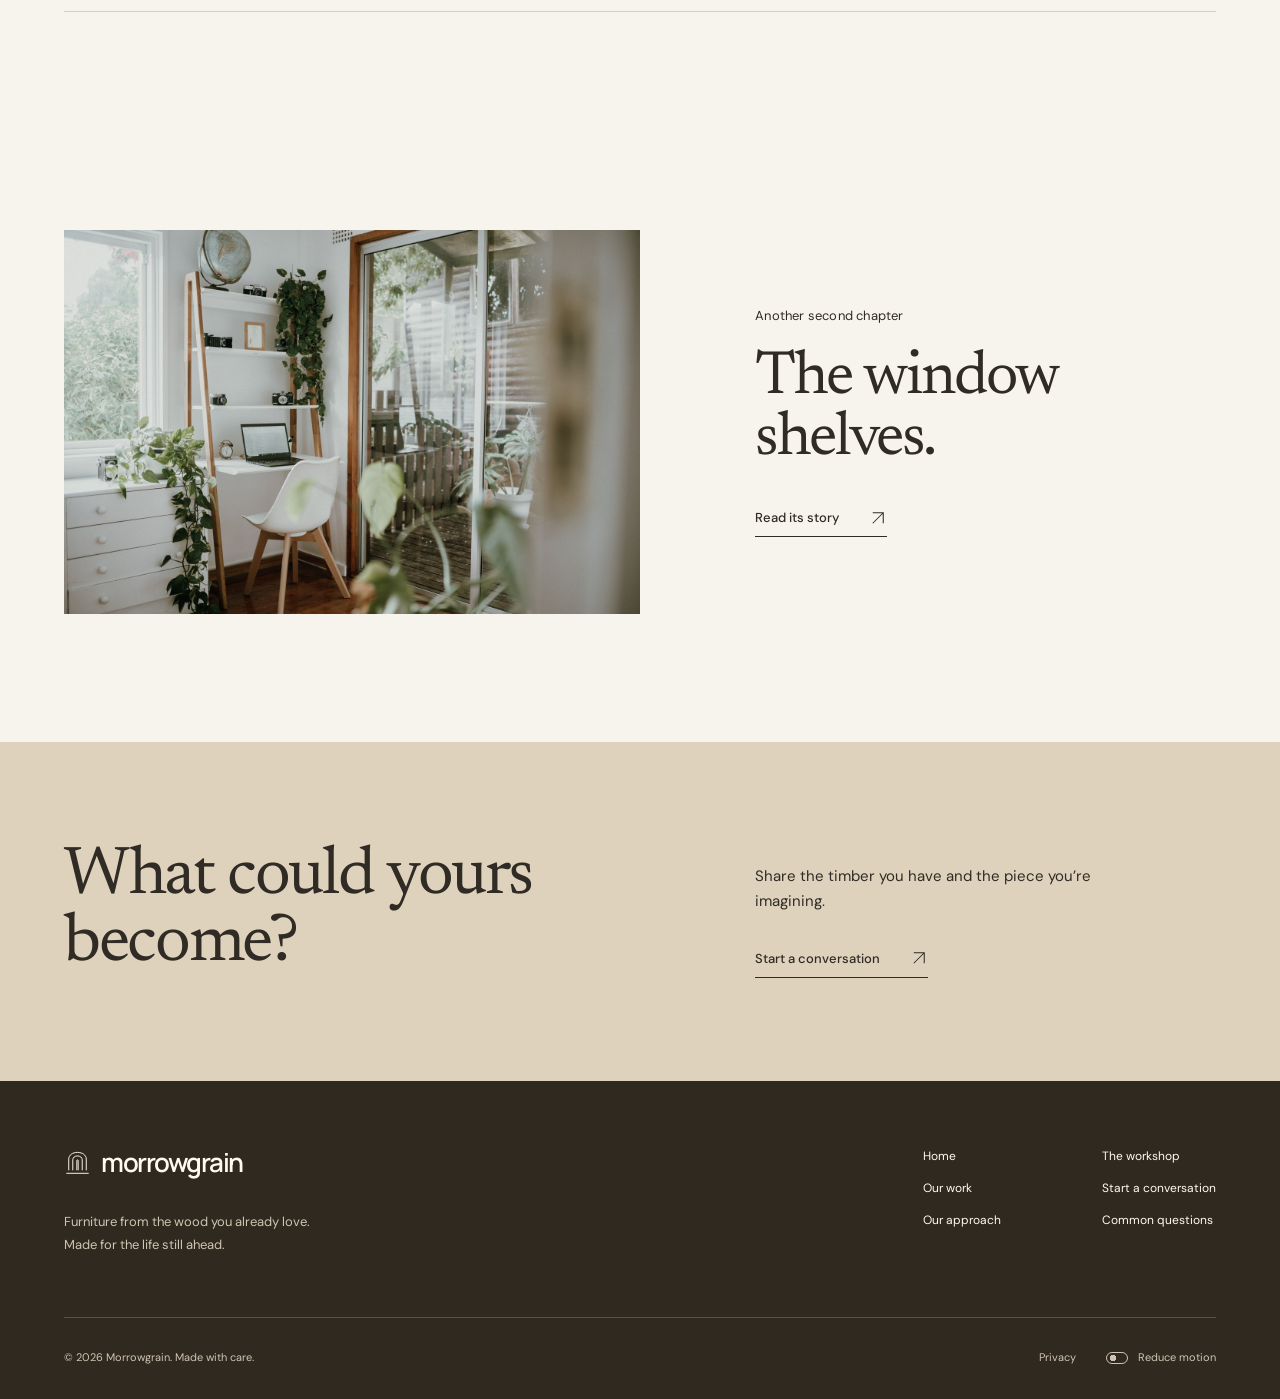
<file: hallway-bench.html>
<!doctype html>
<html lang="en">
<head>
  <meta charset="utf-8">
  <meta name="viewport" content="width=device-width, initial-scale=1">
  <meta name="theme-color" content="#30291f">
  <title>The coming-home bench | Morrowgrain</title>
  <meta name="description" content="One saved beam. A place to put down your bag, pull off your boots and arrive home.">
  <meta property="og:title" content="The coming-home bench | Morrowgrain">
  <meta property="og:description" content="One saved beam. A place to put down your bag, pull off your boots and arrive home.">
  <meta property="og:type" content="website">
  <link rel="icon" type="image/svg+xml" href="assets/brand-mark.svg">
  <link rel="preload" href="assets/fonts/newsreader-400.ttf" as="font" type="font/ttf" crossorigin>
  <link rel="stylesheet" href="assets/styles.css">
  <script>document.documentElement.classList.add('js');try{if(localStorage.getItem('morrowgrain-reduce-motion')==='true')document.documentElement.classList.add('motion-reduced')}catch(e){}</script>
  <script src="assets/site-config.js" defer></script>
  <script src="assets/app.js" defer></script>
  
</head>
<body class="hallway-bench-page">
  <a class="skip-link" href="#main">Skip to content</a>
  <header class="site-header" data-menu-inert>
    <div class="wrap"><div class="header-inner">
      <a class="brand" href="index.html" aria-label="Morrowgrain home"><svg class="brand-mark" viewBox="0 0 40 40" fill="none" stroke="currentColor" stroke-width="1.4" stroke-linecap="round" aria-hidden="true"><path d="M7 31V15c0-6 5.8-10 13-10s13 4 13 10v16M13 31V16c0-3.4 3-5.7 7-5.7s7 2.3 7 5.7v15M19 31V17c0-1.2 2-1.2 2 0v14M4 36h32"></path></svg><span>morrowgrain</span></a>
      <nav class="desktop-nav" aria-label="Main navigation"><a href="work.html" aria-current="page">The pieces</a>
<a href="approach.html">How we work</a>
<a href="workshop.html">The workshop</a>
<a href="enquire.html" class="nav-cta">Start a commission<svg viewBox="0 0 24 24" fill="none" stroke="currentColor" stroke-width="1.4" aria-hidden="true"><path d="M5 19 19 5M5 5h14v14"></path></svg></a></nav>
      <button class="menu-toggle" type="button" data-menu-trigger aria-expanded="false" aria-controls="mobile-menu">Menu</button>
    </div></div>
  </header>
  <div class="mobile-menu" id="mobile-menu" role="dialog" aria-modal="true" aria-labelledby="menu-title" hidden>
    <div class="mobile-menu-top">
<span class="brand" id="menu-title">morrowgrain</span><button class="menu-close" type="button" data-menu-close>Close</button>
</div>
    <nav aria-label="Mobile navigation"><a href="index.html">Home</a><a href="work.html" aria-current="page">The pieces</a>
<a href="approach.html">How we work</a>
<a href="workshop.html">The workshop</a>
<a href="enquire.html">Start a commission</a></nav>
    <p class="mobile-menu-bottom">Old timber. New family rituals.<br>Furniture made from the wood you want to keep.</p>
  </div>
  <main id="main" data-menu-inert>
    <section class="wrap page-intro project-intro page-enter"><div class="project-intro-top">
<a class="back-link" href="work.html"><svg viewBox="0 0 24 24" fill="none" stroke="currentColor" stroke-width="1.4" aria-hidden="true"><path d="M20 12H4m6-6-6 6 6 6"></path></svg> All pieces</a><span>Illustrative commission</span>
</div>
<h1>The coming-home bench.</h1>
<p class="lead">One saved beam. A place to put down your bag, pull off your boots and arrive home.</p>
<dl class="project-details">
<div>
<dt>The piece</dt>
<dd>Seating</dd>
</div>
<div>
<dt>The timber</dt>
<dd>Salvaged timber</dd>
</div>
<div>
<dt>The purpose</dt>
<dd>An everyday welcome</dd>
</div>
<div>
<dt>The starting point</dt>
<dd>A little of home</dd>
</div>
</dl></section>
    <figure data-reveal><img src="assets/images/bench.jpg" alt="Rustic wooden bench beneath wall art with a hat resting on top." width="1500" height="2250" loading="eager" decoding="async" class="project-cover"></figure>
    <section class="wrap section story-grid"><h2>A small piece.<br>A daily ritual.</h2>
<div class="story-copy">
<p>A narrow hallway called for something useful that wouldn’t make the space feel full. The timber had been kept through a renovation, too characterful to throw away and too short for a dining table.</p>
<p>A bench gives the beam a clear job. The design follows the length of the sound timber, keeping the visual weight low and leaving space underneath for shoes. Worn areas stay visible where they’re comfortable to live with.</p>
<h3>Character you can sit with.</h3>
<p>A seat needs to feel steady, smooth and welcoming. The imagined build keeps the surface honest while softening the front edge, so the first few minutes at home feel a little easier.</p>
</div></section>
    <section class="wrap section-small" style="padding-top:0" aria-label="Details of the piece"><div class="story-pictures">
<figure data-reveal><img src="assets/images/workshop.jpg" alt="A craftsperson checking a hand plane at a workbench." width="1500" height="1000" loading="lazy" decoding="async"><figcaption>Checking the tools before the first pass.</figcaption></figure><figure data-reveal><img src="assets/images/bench.jpg" alt="A timber bench with visible grain and an irregular edge." width="1500" height="2250" loading="lazy" decoding="async"><figcaption>The original surface sets the tone.</figcaption></figure>
</div></section>
    <div class="wrap section-small"><figure class="project-quote"><blockquote>“It’s the first thing we use when we come in. Such a small thing, but it makes the hallway feel like ours.”</blockquote>
<figcaption><p>Anika · illustrative client words</p></figcaption></figure></div>
    <section class="wrap section next-project" aria-label="Next project"><a class="image-link" href="window-shelves.html" data-reveal aria-label="Explore The window shelves"><img src="assets/images/shelving.jpg" alt="A bright study with wood-framed shelving, books and indoor plants." width="1500" height="1000" loading="lazy" decoding="async"></a><div>
<p class="kicker">Another second chapter</p>
<h2>The window shelves.</h2>
<a class="text-link" href="window-shelves.html">Read its story <svg viewBox="0 0 24 24" fill="none" stroke="currentColor" stroke-width="1.4" aria-hidden="true"><path d="M5 19 19 5M5 5h14v14"></path></svg></a>
</div></section>
    <section class="contact-band" aria-label="Start a commission"><div class="contact-band-inner">
<div><h2>What could yours<br>become?</h2></div>
<div class="contact-band-copy">
<p>Share the timber you have and the piece you’re imagining.</p>
<a class="text-link" href="enquire.html">Start a conversation <svg viewBox="0 0 24 24" fill="none" stroke="currentColor" stroke-width="1.4" aria-hidden="true"><path d="M5 19 19 5M5 5h14v14"></path></svg></a>
</div>
</div></section>
    </main>
  <footer class="site-footer" data-menu-inert>
    <div class="footer-main">
      <div class="footer-brand">
<a class="brand" href="index.html" aria-label="Morrowgrain home"><svg class="brand-mark" viewBox="0 0 40 40" fill="none" stroke="currentColor" stroke-width="1.4" stroke-linecap="round" aria-hidden="true"><path d="M7 31V15c0-6 5.8-10 13-10s13 4 13 10v16M13 31V16c0-3.4 3-5.7 7-5.7s7 2.3 7 5.7v15M19 31V17c0-1.2 2-1.2 2 0v14M4 36h32"></path></svg><span>morrowgrain</span></a><p>Furniture from the wood you already love.<br>Made for the life still ahead.</p>
</div>
      <nav class="footer-nav" aria-label="Footer navigation">
        <div>
<a href="index.html">Home</a><a href="work.html">Our work</a><a href="approach.html">Our approach</a>
</div>
        <div>
<a href="workshop.html">The workshop</a><a href="enquire.html">Start a conversation</a><a href="approach.html#questions">Common questions</a>
</div>
      </nav>
    </div>
    <div class="footer-bottom">
<p>© 2026 Morrowgrain. Made with care.</p>
<div class="footer-utilities">
<a href="privacy.html">Privacy</a><button class="motion-control" type="button" data-motion-toggle aria-pressed="false">Reduce motion</button>
</div>
</div>
  </footer>
</body>
</html>
</file>
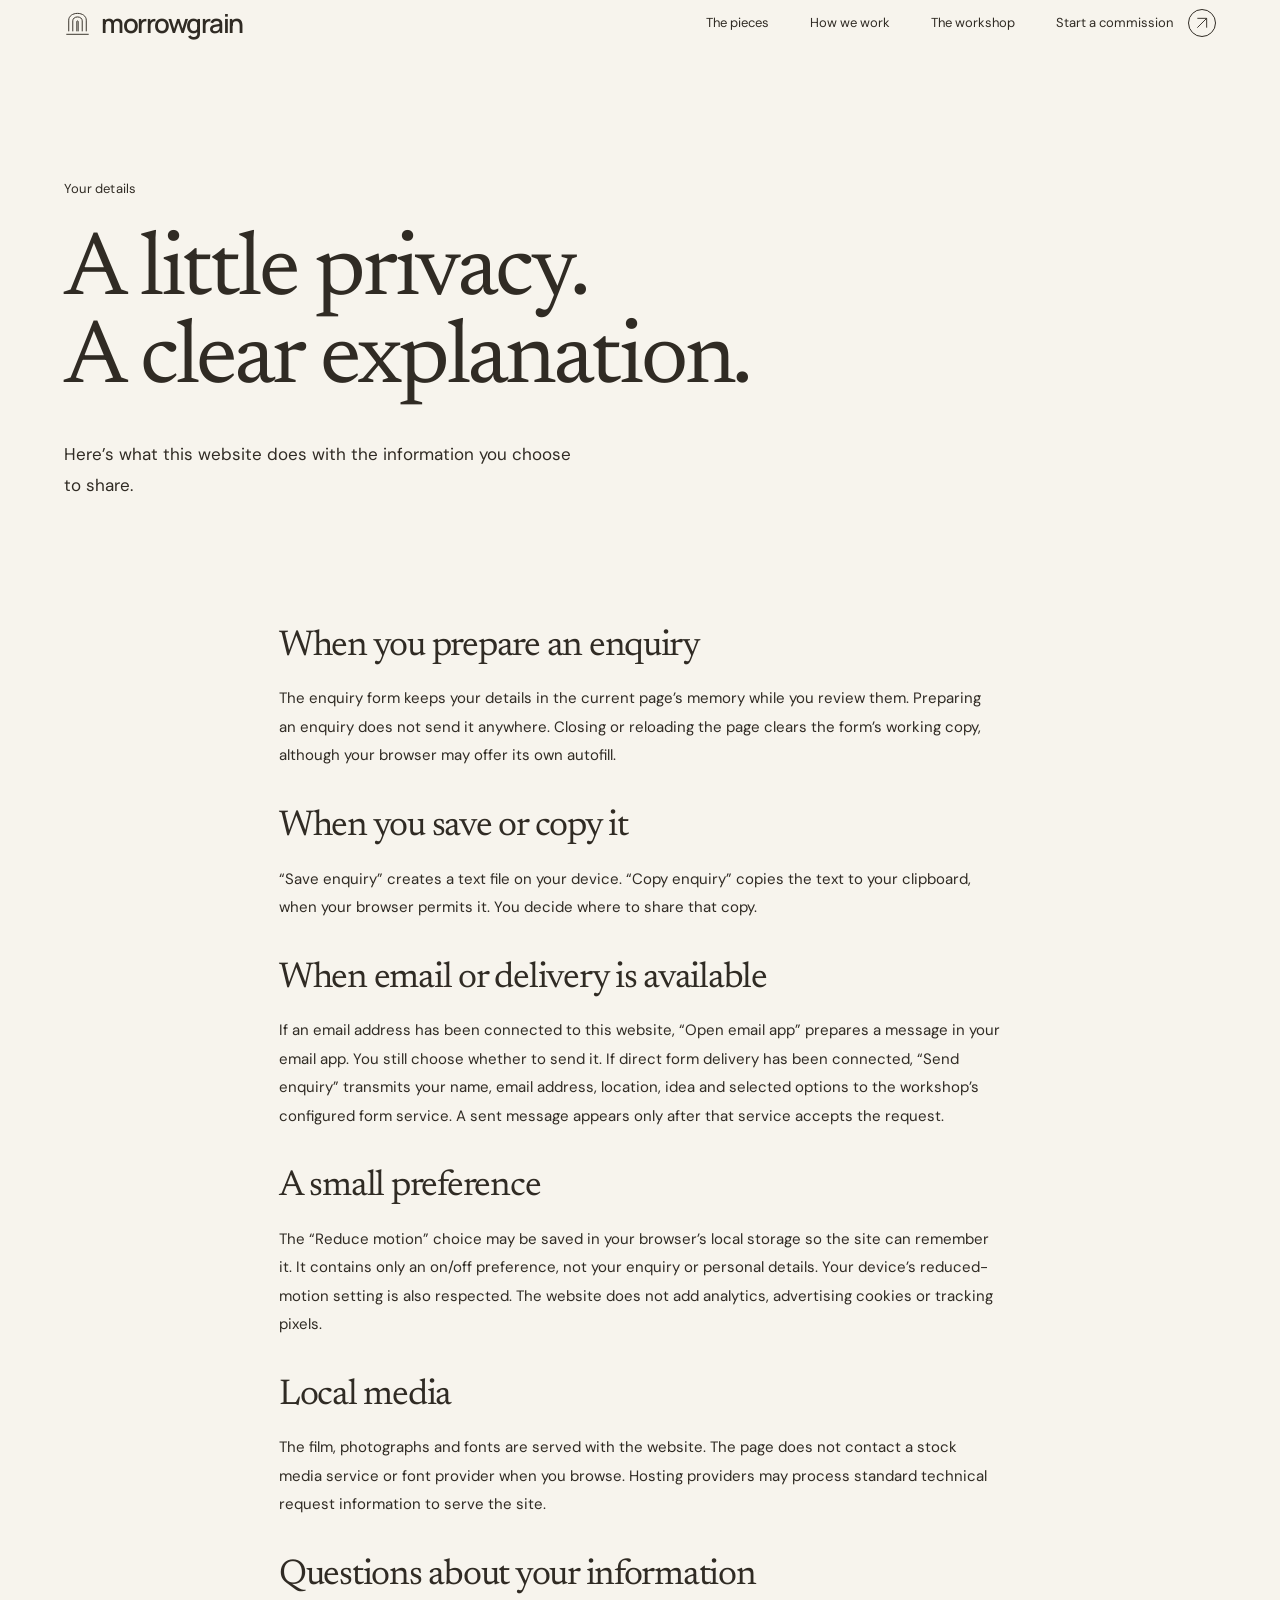
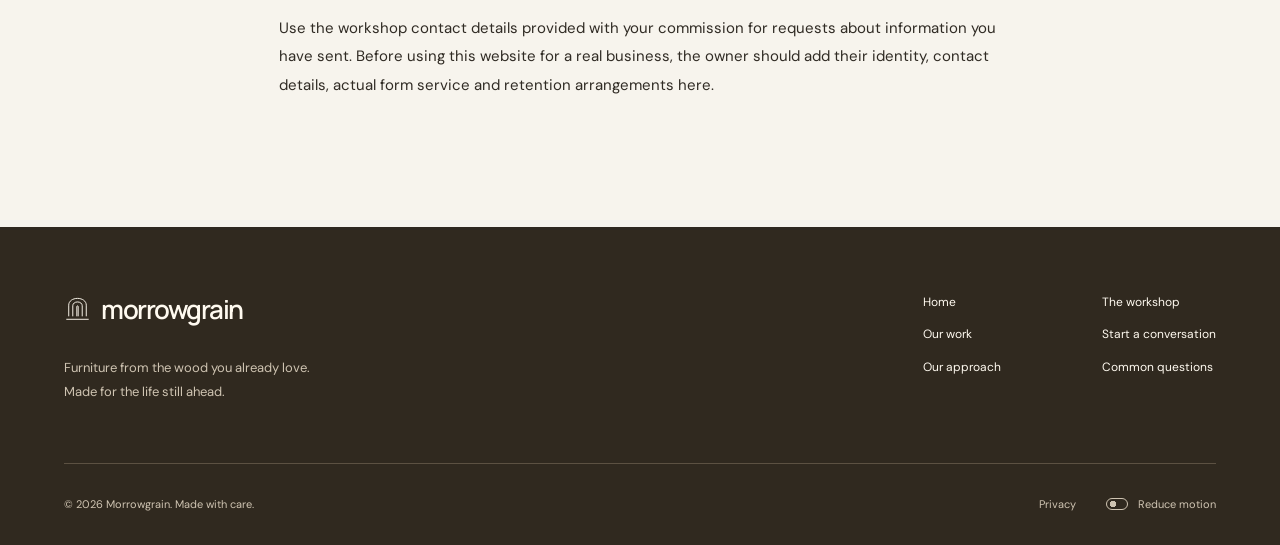
<file: privacy.html>
<!doctype html>
<html lang="en">
<head>
  <meta charset="utf-8">
  <meta name="viewport" content="width=device-width, initial-scale=1">
  <meta name="theme-color" content="#30291f">
  <title>Privacy | Morrowgrain</title>
  <meta name="description" content="A clear explanation of the enquiry form, local copies and motion preferences on the Morrowgrain website.">
  <meta property="og:title" content="Privacy | Morrowgrain">
  <meta property="og:description" content="A clear explanation of the enquiry form, local copies and motion preferences on the Morrowgrain website.">
  <meta property="og:type" content="website">
  <link rel="icon" type="image/svg+xml" href="assets/brand-mark.svg">
  <link rel="preload" href="assets/fonts/newsreader-400.ttf" as="font" type="font/ttf" crossorigin>
  <link rel="stylesheet" href="assets/styles.css">
  <script>document.documentElement.classList.add('js');try{if(localStorage.getItem('morrowgrain-reduce-motion')==='true')document.documentElement.classList.add('motion-reduced')}catch(e){}</script>
  <script src="assets/site-config.js" defer></script>
  <script src="assets/app.js" defer></script>
  
</head>
<body class="privacy-page">
  <a class="skip-link" href="#main">Skip to content</a>
  <header class="site-header" data-menu-inert>
    <div class="wrap"><div class="header-inner">
      <a class="brand" href="index.html" aria-label="Morrowgrain home"><svg class="brand-mark" viewBox="0 0 40 40" fill="none" stroke="currentColor" stroke-width="1.4" stroke-linecap="round" aria-hidden="true"><path d="M7 31V15c0-6 5.8-10 13-10s13 4 13 10v16M13 31V16c0-3.4 3-5.7 7-5.7s7 2.3 7 5.7v15M19 31V17c0-1.2 2-1.2 2 0v14M4 36h32"></path></svg><span>morrowgrain</span></a>
      <nav class="desktop-nav" aria-label="Main navigation"><a href="work.html">The pieces</a>
<a href="approach.html">How we work</a>
<a href="workshop.html">The workshop</a>
<a href="enquire.html" class="nav-cta">Start a commission<svg viewBox="0 0 24 24" fill="none" stroke="currentColor" stroke-width="1.4" aria-hidden="true"><path d="M5 19 19 5M5 5h14v14"></path></svg></a></nav>
      <button class="menu-toggle" type="button" data-menu-trigger aria-expanded="false" aria-controls="mobile-menu">Menu</button>
    </div></div>
  </header>
  <div class="mobile-menu" id="mobile-menu" role="dialog" aria-modal="true" aria-labelledby="menu-title" hidden>
    <div class="mobile-menu-top">
<span class="brand" id="menu-title">morrowgrain</span><button class="menu-close" type="button" data-menu-close>Close</button>
</div>
    <nav aria-label="Mobile navigation"><a href="index.html">Home</a><a href="work.html">The pieces</a>
<a href="approach.html">How we work</a>
<a href="workshop.html">The workshop</a>
<a href="enquire.html">Start a commission</a></nav>
    <p class="mobile-menu-bottom">Old timber. New family rituals.<br>Furniture made from the wood you want to keep.</p>
  </div>
  <main id="main" data-menu-inert>
  <section class="wrap page-intro page-enter"><p class="kicker">Your details</p>
<h1>A little privacy.<br>A clear explanation.</h1>
<p class="lead">Here’s what this website does with the information you choose to share.</p></section>
  <article class="wrap privacy-copy">
    <h2>When you prepare an enquiry</h2>
<p>The enquiry form keeps your details in the current page’s memory while you review them. Preparing an enquiry does not send it anywhere. Closing or reloading the page clears the form’s working copy, although your browser may offer its own autofill.</p>
    <h2>When you save or copy it</h2>
<p>“Save enquiry” creates a text file on your device. “Copy enquiry” copies the text to your clipboard, when your browser permits it. You decide where to share that copy.</p>
    <h2>When email or delivery is available</h2>
<p>If an email address has been connected to this website, “Open email app” prepares a message in your email app. You still choose whether to send it. If direct form delivery has been connected, “Send enquiry” transmits your name, email address, location, idea and selected options to the workshop’s configured form service. A sent message appears only after that service accepts the request.</p>
    <h2>A small preference</h2>
<p>The “Reduce motion” choice may be saved in your browser’s local storage so the site can remember it. It contains only an on/off preference, not your enquiry or personal details. Your device’s reduced-motion setting is also respected. The website does not add analytics, advertising cookies or tracking pixels.</p>
    <h2>Local media</h2>
<p>The film, photographs and fonts are served with the website. The page does not contact a stock media service or font provider when you browse. Hosting providers may process standard technical request information to serve the site.</p>
    <h2>Questions about your information</h2>
<p>Use the workshop contact details provided with your commission for requests about information you have sent. Before using this website for a real business, the owner should add their identity, contact details, actual form service and retention arrangements here.</p>
  </article>
</main>
  <footer class="site-footer" data-menu-inert>
    <div class="footer-main">
      <div class="footer-brand">
<a class="brand" href="index.html" aria-label="Morrowgrain home"><svg class="brand-mark" viewBox="0 0 40 40" fill="none" stroke="currentColor" stroke-width="1.4" stroke-linecap="round" aria-hidden="true"><path d="M7 31V15c0-6 5.8-10 13-10s13 4 13 10v16M13 31V16c0-3.4 3-5.7 7-5.7s7 2.3 7 5.7v15M19 31V17c0-1.2 2-1.2 2 0v14M4 36h32"></path></svg><span>morrowgrain</span></a><p>Furniture from the wood you already love.<br>Made for the life still ahead.</p>
</div>
      <nav class="footer-nav" aria-label="Footer navigation">
        <div>
<a href="index.html">Home</a><a href="work.html">Our work</a><a href="approach.html">Our approach</a>
</div>
        <div>
<a href="workshop.html">The workshop</a><a href="enquire.html">Start a conversation</a><a href="approach.html#questions">Common questions</a>
</div>
      </nav>
    </div>
    <div class="footer-bottom">
<p>© 2026 Morrowgrain. Made with care.</p>
<div class="footer-utilities">
<a href="privacy.html">Privacy</a><button class="motion-control" type="button" data-motion-toggle aria-pressed="false">Reduce motion</button>
</div>
</div>
  </footer>
</body>
</html>
</file>
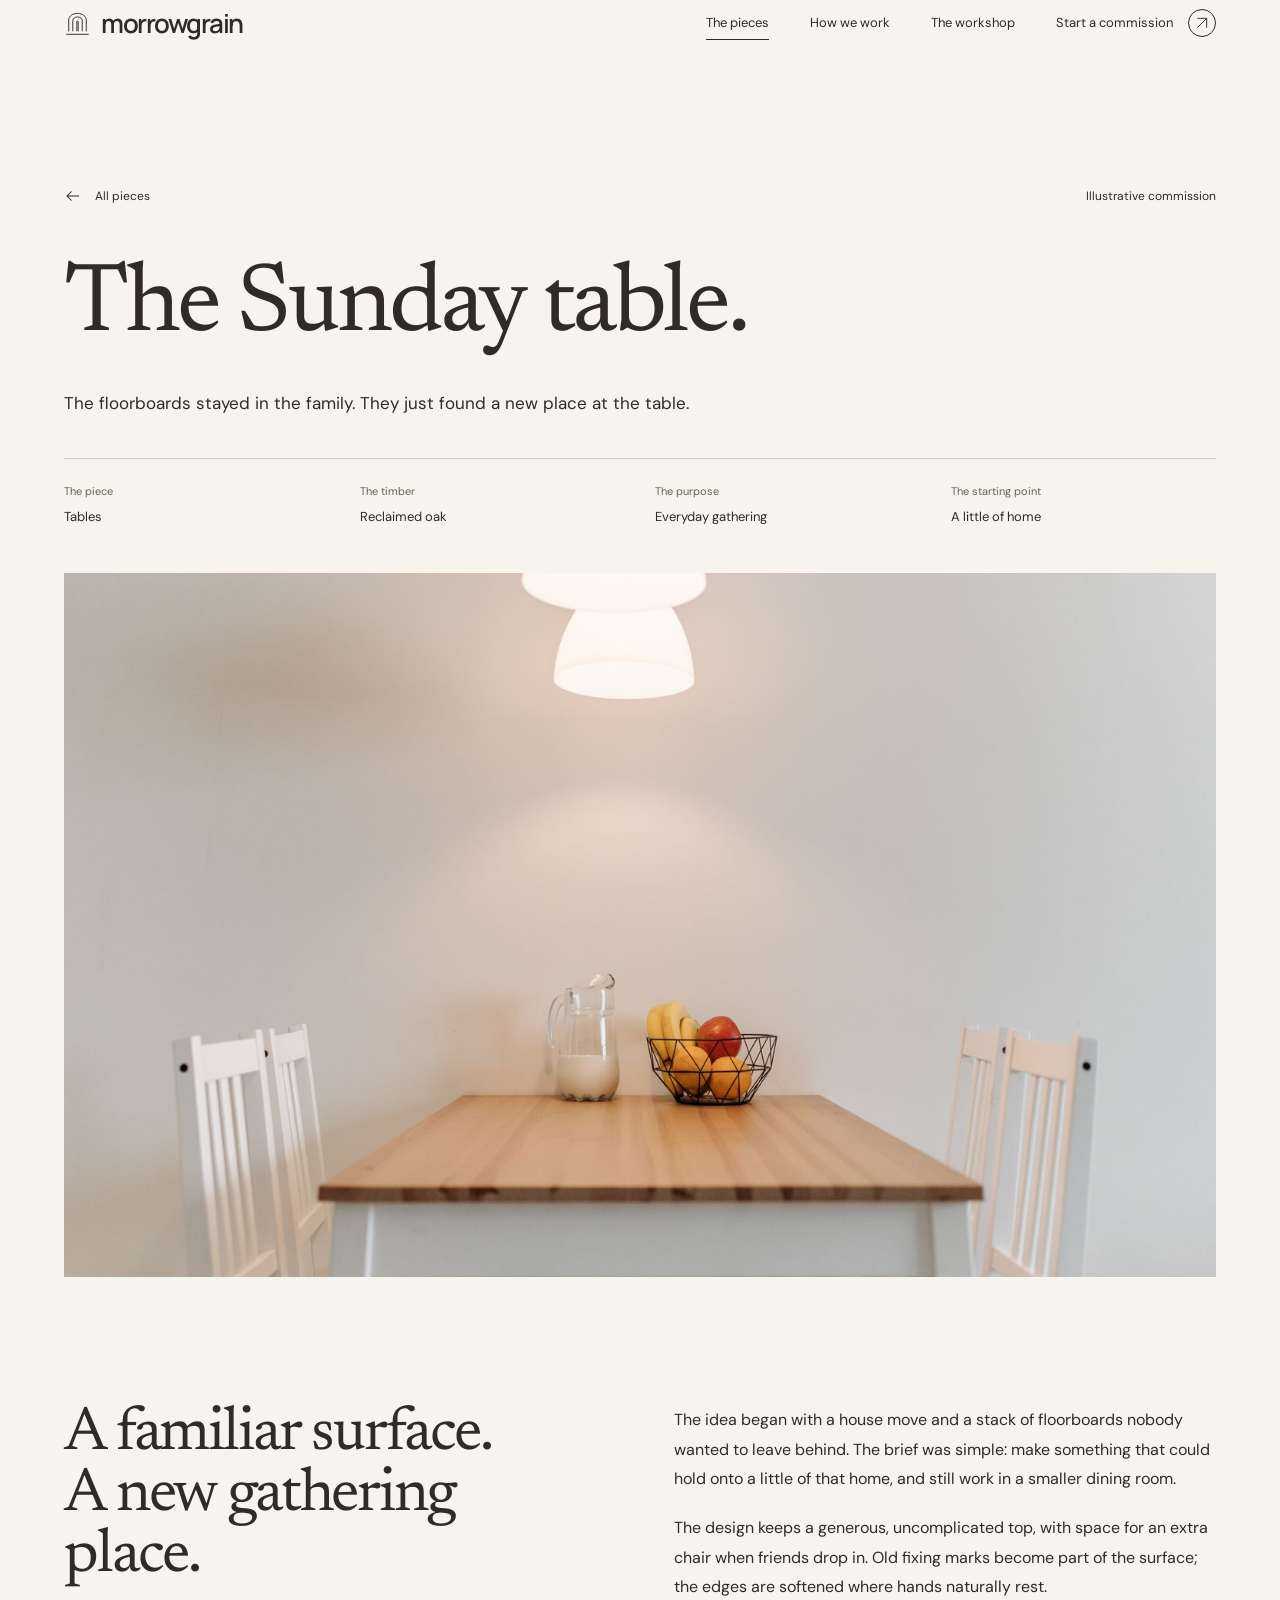
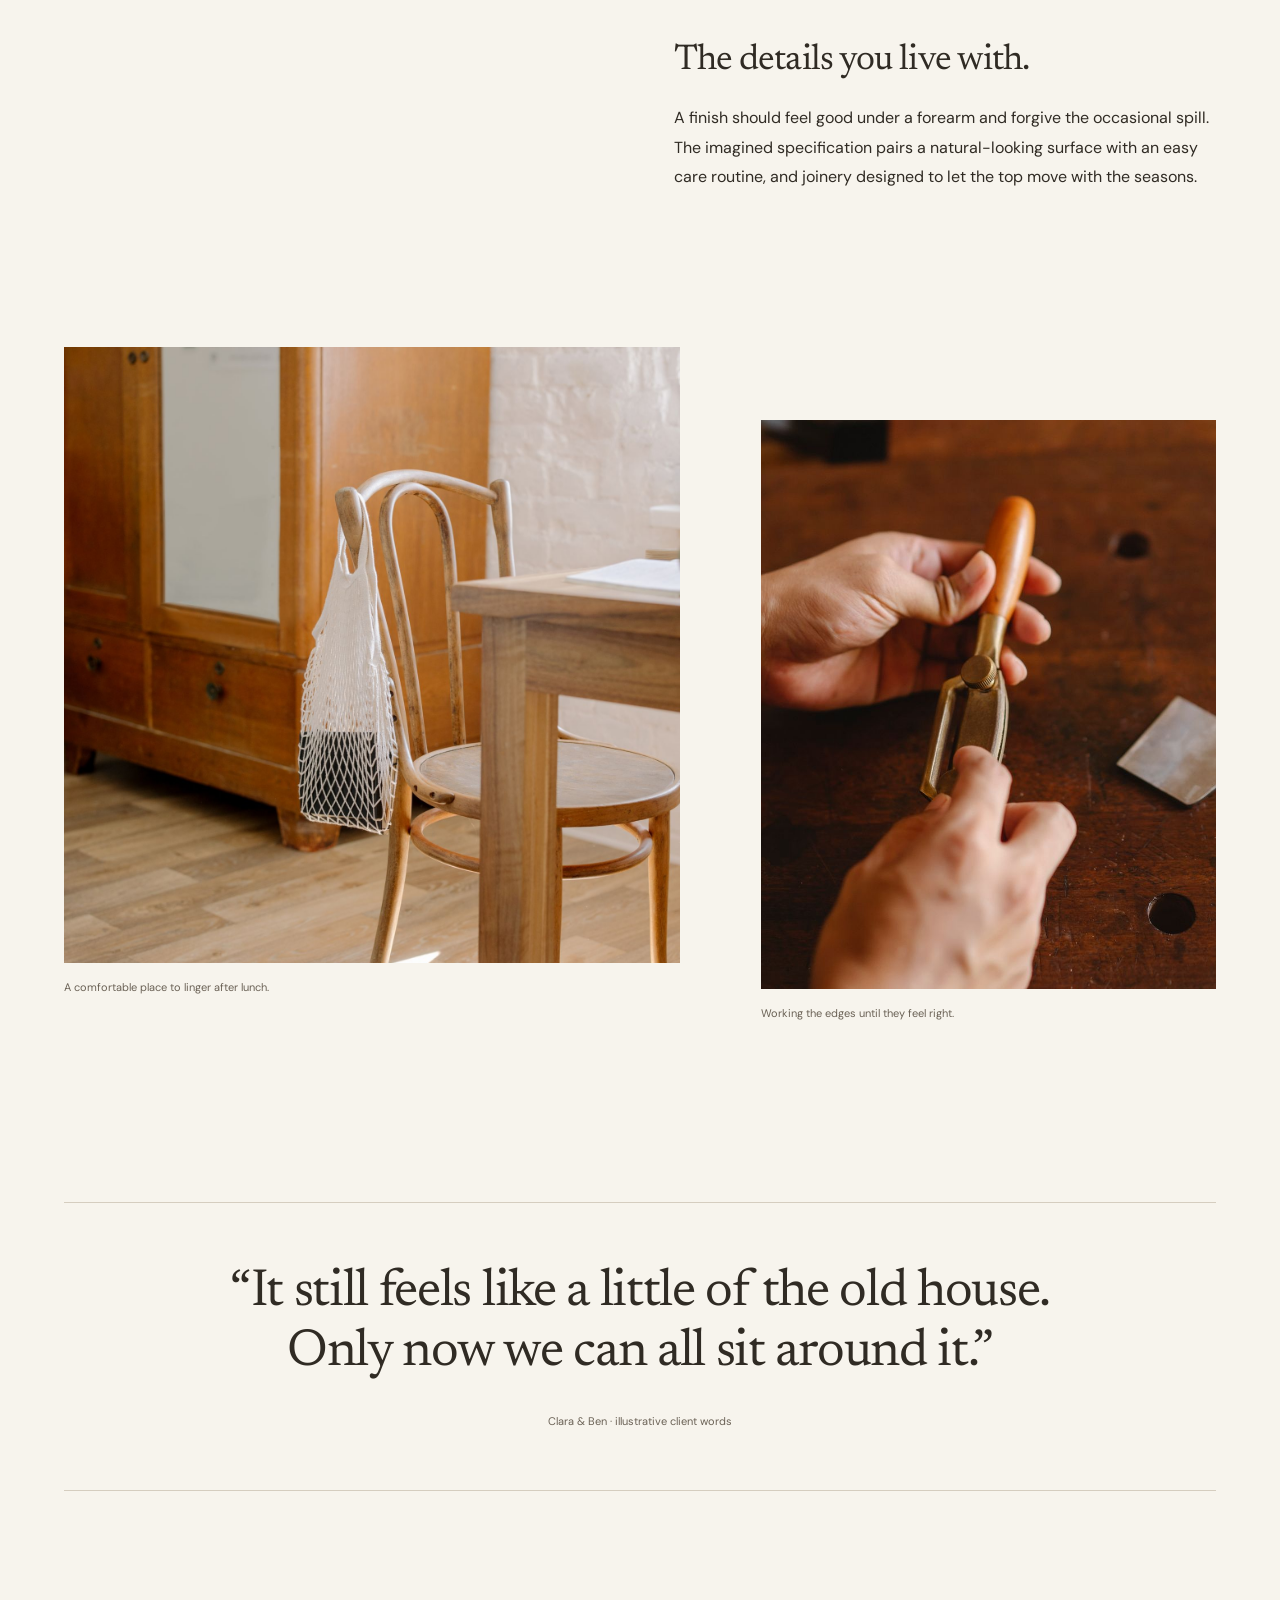
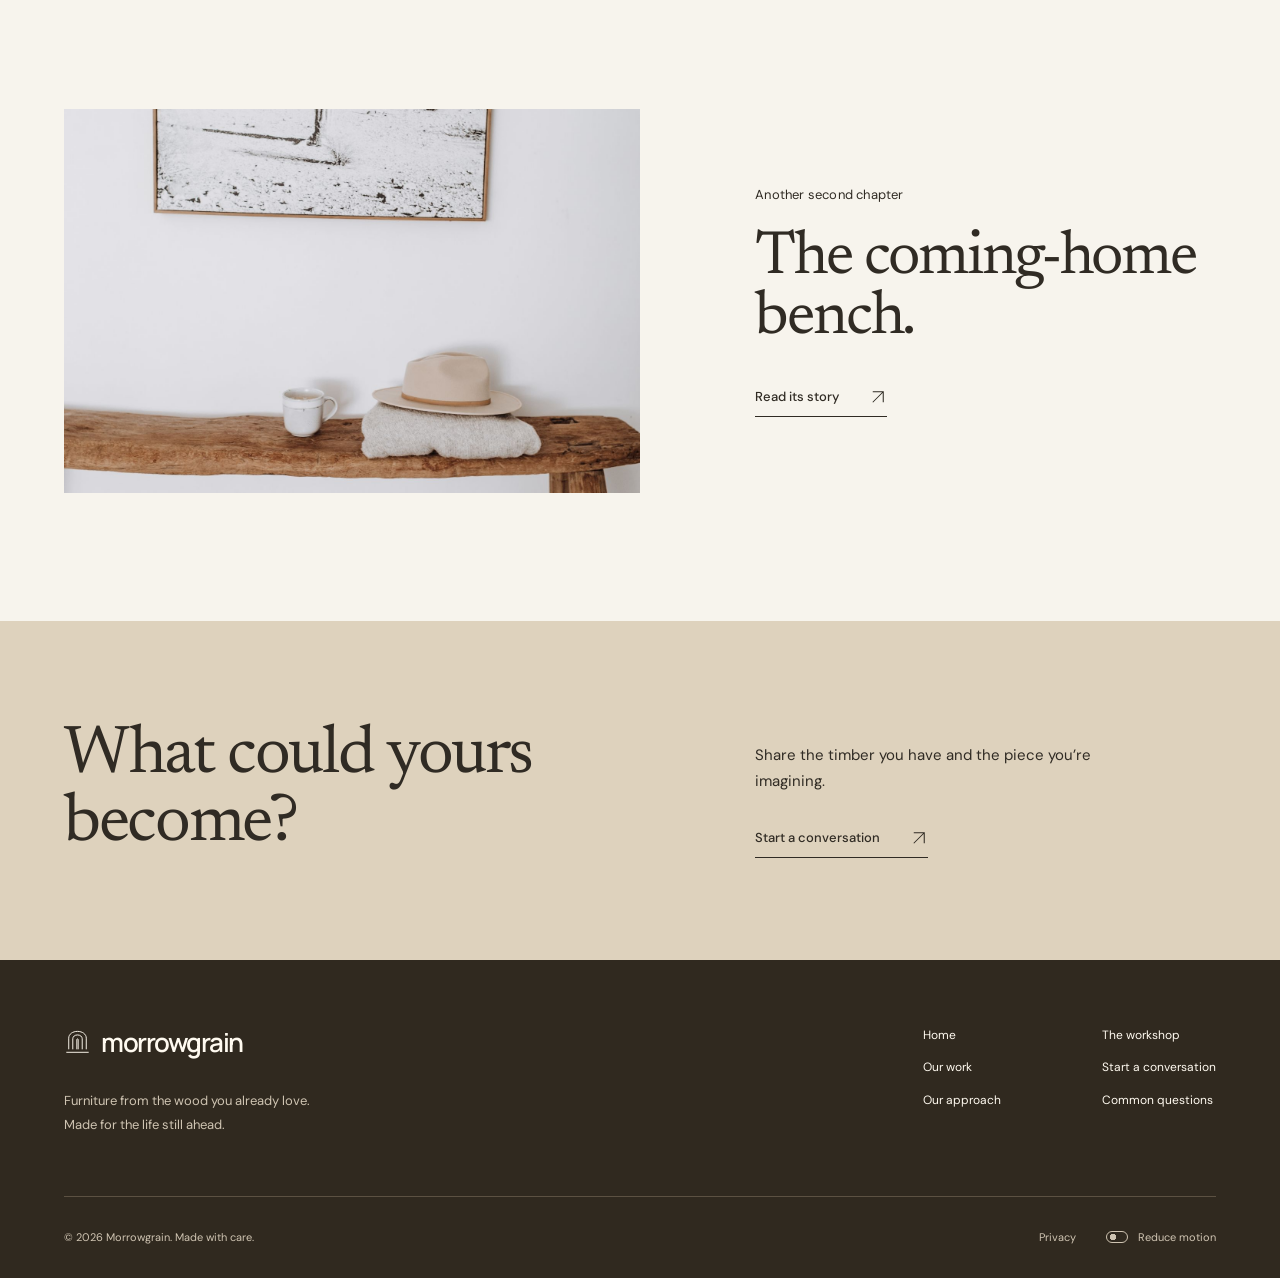
<file: sunday-table.html>
<!doctype html>
<html lang="en">
<head>
  <meta charset="utf-8">
  <meta name="viewport" content="width=device-width, initial-scale=1">
  <meta name="theme-color" content="#30291f">
  <title>The Sunday table | Morrowgrain</title>
  <meta name="description" content="The floorboards stayed in the family. They just found a new place at the table.">
  <meta property="og:title" content="The Sunday table | Morrowgrain">
  <meta property="og:description" content="The floorboards stayed in the family. They just found a new place at the table.">
  <meta property="og:type" content="website">
  <link rel="icon" type="image/svg+xml" href="assets/brand-mark.svg">
  <link rel="preload" href="assets/fonts/newsreader-400.ttf" as="font" type="font/ttf" crossorigin>
  <link rel="stylesheet" href="assets/styles.css">
  <script>document.documentElement.classList.add('js');try{if(localStorage.getItem('morrowgrain-reduce-motion')==='true')document.documentElement.classList.add('motion-reduced')}catch(e){}</script>
  <script src="assets/site-config.js" defer></script>
  <script src="assets/app.js" defer></script>
  
</head>
<body class="sunday-table-page">
  <a class="skip-link" href="#main">Skip to content</a>
  <header class="site-header" data-menu-inert>
    <div class="wrap"><div class="header-inner">
      <a class="brand" href="index.html" aria-label="Morrowgrain home"><svg class="brand-mark" viewBox="0 0 40 40" fill="none" stroke="currentColor" stroke-width="1.4" stroke-linecap="round" aria-hidden="true"><path d="M7 31V15c0-6 5.8-10 13-10s13 4 13 10v16M13 31V16c0-3.4 3-5.7 7-5.7s7 2.3 7 5.7v15M19 31V17c0-1.2 2-1.2 2 0v14M4 36h32"></path></svg><span>morrowgrain</span></a>
      <nav class="desktop-nav" aria-label="Main navigation"><a href="work.html" aria-current="page">The pieces</a>
<a href="approach.html">How we work</a>
<a href="workshop.html">The workshop</a>
<a href="enquire.html" class="nav-cta">Start a commission<svg viewBox="0 0 24 24" fill="none" stroke="currentColor" stroke-width="1.4" aria-hidden="true"><path d="M5 19 19 5M5 5h14v14"></path></svg></a></nav>
      <button class="menu-toggle" type="button" data-menu-trigger aria-expanded="false" aria-controls="mobile-menu">Menu</button>
    </div></div>
  </header>
  <div class="mobile-menu" id="mobile-menu" role="dialog" aria-modal="true" aria-labelledby="menu-title" hidden>
    <div class="mobile-menu-top">
<span class="brand" id="menu-title">morrowgrain</span><button class="menu-close" type="button" data-menu-close>Close</button>
</div>
    <nav aria-label="Mobile navigation"><a href="index.html">Home</a><a href="work.html" aria-current="page">The pieces</a>
<a href="approach.html">How we work</a>
<a href="workshop.html">The workshop</a>
<a href="enquire.html">Start a commission</a></nav>
    <p class="mobile-menu-bottom">Old timber. New family rituals.<br>Furniture made from the wood you want to keep.</p>
  </div>
  <main id="main" data-menu-inert>
    <section class="wrap page-intro project-intro page-enter"><div class="project-intro-top">
<a class="back-link" href="work.html"><svg viewBox="0 0 24 24" fill="none" stroke="currentColor" stroke-width="1.4" aria-hidden="true"><path d="M20 12H4m6-6-6 6 6 6"></path></svg> All pieces</a><span>Illustrative commission</span>
</div>
<h1>The Sunday table.</h1>
<p class="lead">The floorboards stayed in the family. They just found a new place at the table.</p>
<dl class="project-details">
<div>
<dt>The piece</dt>
<dd>Tables</dd>
</div>
<div>
<dt>The timber</dt>
<dd>Reclaimed oak</dd>
</div>
<div>
<dt>The purpose</dt>
<dd>Everyday gathering</dd>
</div>
<div>
<dt>The starting point</dt>
<dd>A little of home</dd>
</div>
</dl></section>
    <figure data-reveal><img src="assets/images/oak-table.jpg" alt="Warm wooden table beneath a white pendant, with fruit and glassware." width="1500" height="1001" loading="eager" decoding="async" class="project-cover"></figure>
    <section class="wrap section story-grid"><h2>A familiar surface.<br>A new gathering place.</h2>
<div class="story-copy">
<p>The idea began with a house move and a stack of floorboards nobody wanted to leave behind. The brief was simple: make something that could hold onto a little of that home, and still work in a smaller dining room.</p>
<p>The design keeps a generous, uncomplicated top, with space for an extra chair when friends drop in. Old fixing marks become part of the surface; the edges are softened where hands naturally rest.</p>
<h3>The details you live with.</h3>
<p>A finish should feel good under a forearm and forgive the occasional spill. The imagined specification pairs a natural-looking surface with an easy care routine, and joinery designed to let the top move with the seasons.</p>
</div></section>
    <section class="wrap section-small" style="padding-top:0" aria-label="Details of the piece"><div class="story-pictures">
<figure data-reveal><img src="assets/images/dining.jpg" alt="A timber dining chair beside a warm, naturally lit table." width="1500" height="2250" loading="lazy" decoding="async"><figcaption>A comfortable place to linger after lunch.</figcaption></figure><figure data-reveal><img src="assets/images/hands.jpg" alt="Hands preparing a woodworking tool over a wooden surface." width="1500" height="1000" loading="lazy" decoding="async"><figcaption>Working the edges until they feel right.</figcaption></figure>
</div></section>
    <div class="wrap section-small"><figure class="project-quote"><blockquote>“It still feels like a little of the old house. Only now we can all sit around it.”</blockquote>
<figcaption><p>Clara &amp; Ben · illustrative client words</p></figcaption></figure></div>
    <section class="wrap section next-project" aria-label="Next project"><a class="image-link" href="hallway-bench.html" data-reveal aria-label="Explore The coming-home bench"><img src="assets/images/bench.jpg" alt="Rustic wooden bench beneath wall art with a hat resting on top." width="1500" height="2250" loading="lazy" decoding="async"></a><div>
<p class="kicker">Another second chapter</p>
<h2>The coming-home bench.</h2>
<a class="text-link" href="hallway-bench.html">Read its story <svg viewBox="0 0 24 24" fill="none" stroke="currentColor" stroke-width="1.4" aria-hidden="true"><path d="M5 19 19 5M5 5h14v14"></path></svg></a>
</div></section>
    <section class="contact-band" aria-label="Start a commission"><div class="contact-band-inner">
<div><h2>What could yours<br>become?</h2></div>
<div class="contact-band-copy">
<p>Share the timber you have and the piece you’re imagining.</p>
<a class="text-link" href="enquire.html">Start a conversation <svg viewBox="0 0 24 24" fill="none" stroke="currentColor" stroke-width="1.4" aria-hidden="true"><path d="M5 19 19 5M5 5h14v14"></path></svg></a>
</div>
</div></section>
    </main>
  <footer class="site-footer" data-menu-inert>
    <div class="footer-main">
      <div class="footer-brand">
<a class="brand" href="index.html" aria-label="Morrowgrain home"><svg class="brand-mark" viewBox="0 0 40 40" fill="none" stroke="currentColor" stroke-width="1.4" stroke-linecap="round" aria-hidden="true"><path d="M7 31V15c0-6 5.8-10 13-10s13 4 13 10v16M13 31V16c0-3.4 3-5.7 7-5.7s7 2.3 7 5.7v15M19 31V17c0-1.2 2-1.2 2 0v14M4 36h32"></path></svg><span>morrowgrain</span></a><p>Furniture from the wood you already love.<br>Made for the life still ahead.</p>
</div>
      <nav class="footer-nav" aria-label="Footer navigation">
        <div>
<a href="index.html">Home</a><a href="work.html">Our work</a><a href="approach.html">Our approach</a>
</div>
        <div>
<a href="workshop.html">The workshop</a><a href="enquire.html">Start a conversation</a><a href="approach.html#questions">Common questions</a>
</div>
      </nav>
    </div>
    <div class="footer-bottom">
<p>© 2026 Morrowgrain. Made with care.</p>
<div class="footer-utilities">
<a href="privacy.html">Privacy</a><button class="motion-control" type="button" data-motion-toggle aria-pressed="false">Reduce motion</button>
</div>
</div>
  </footer>
</body>
</html>
</file>
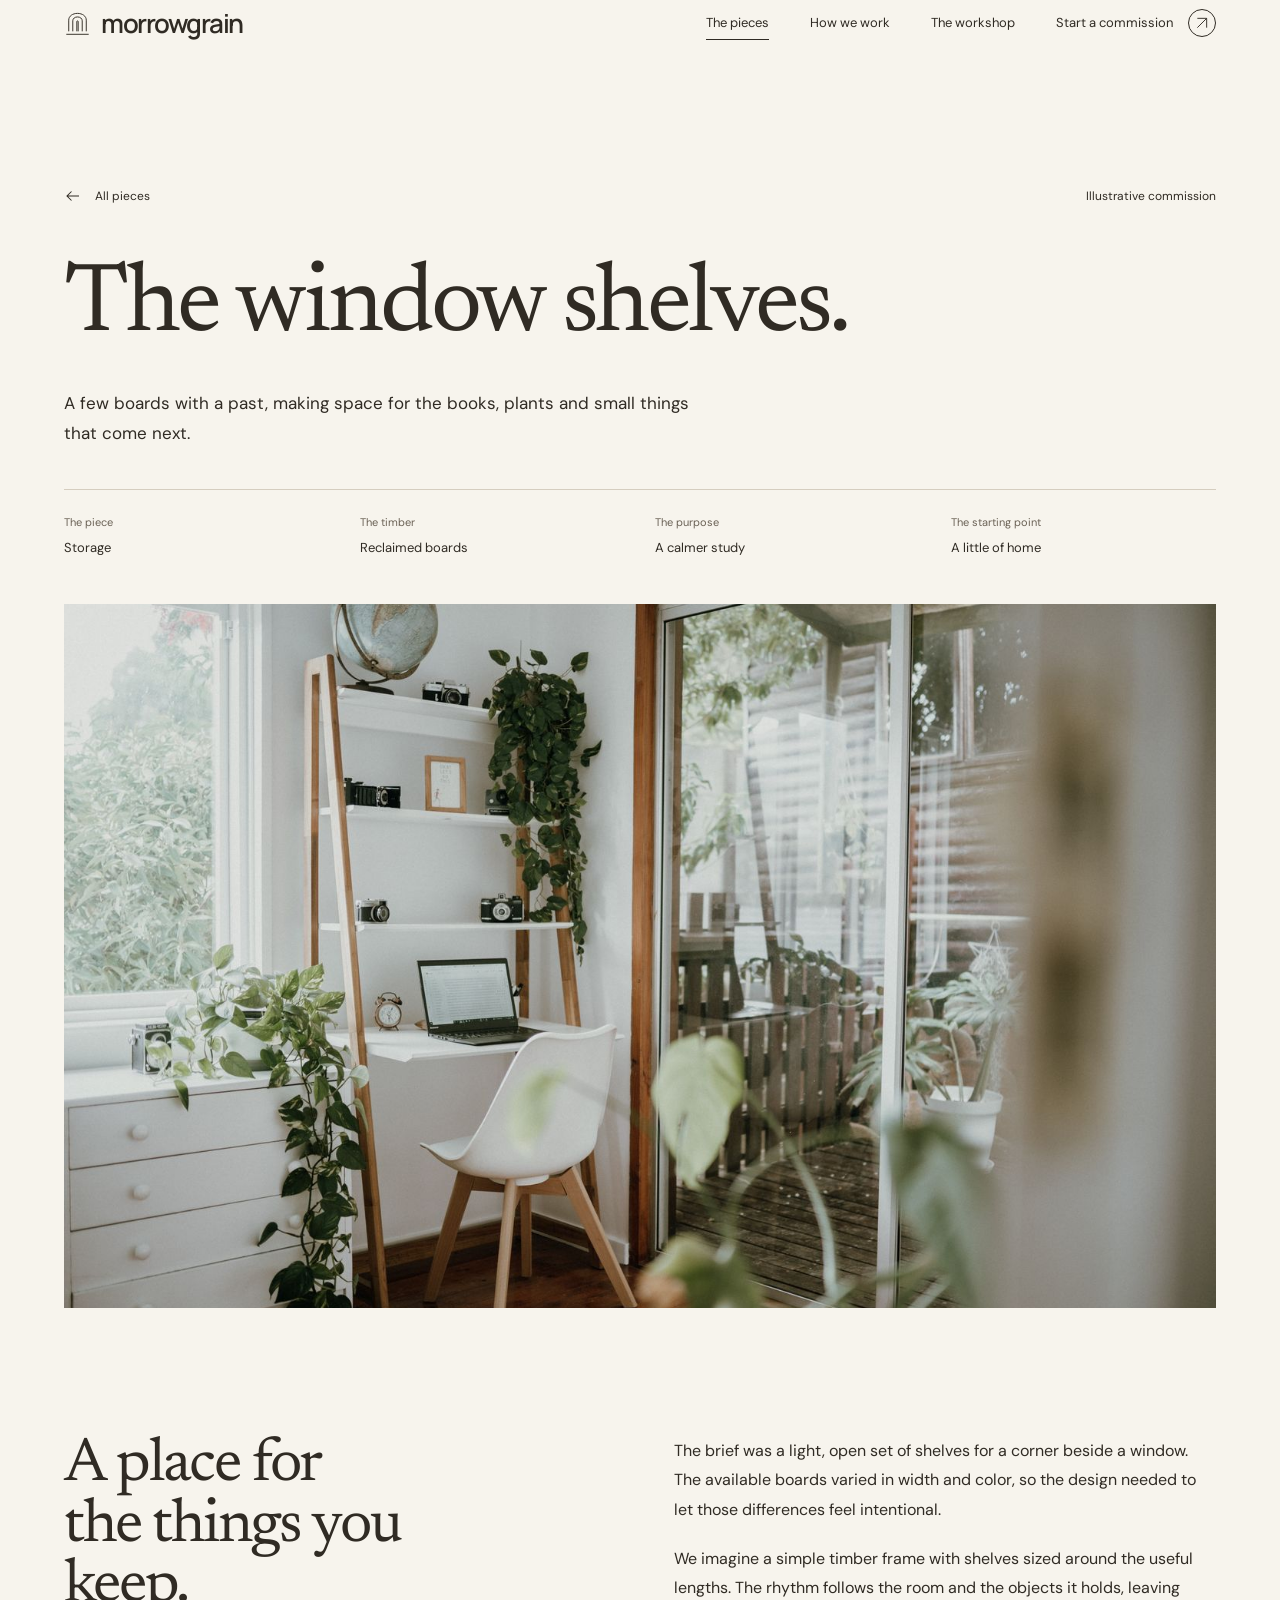
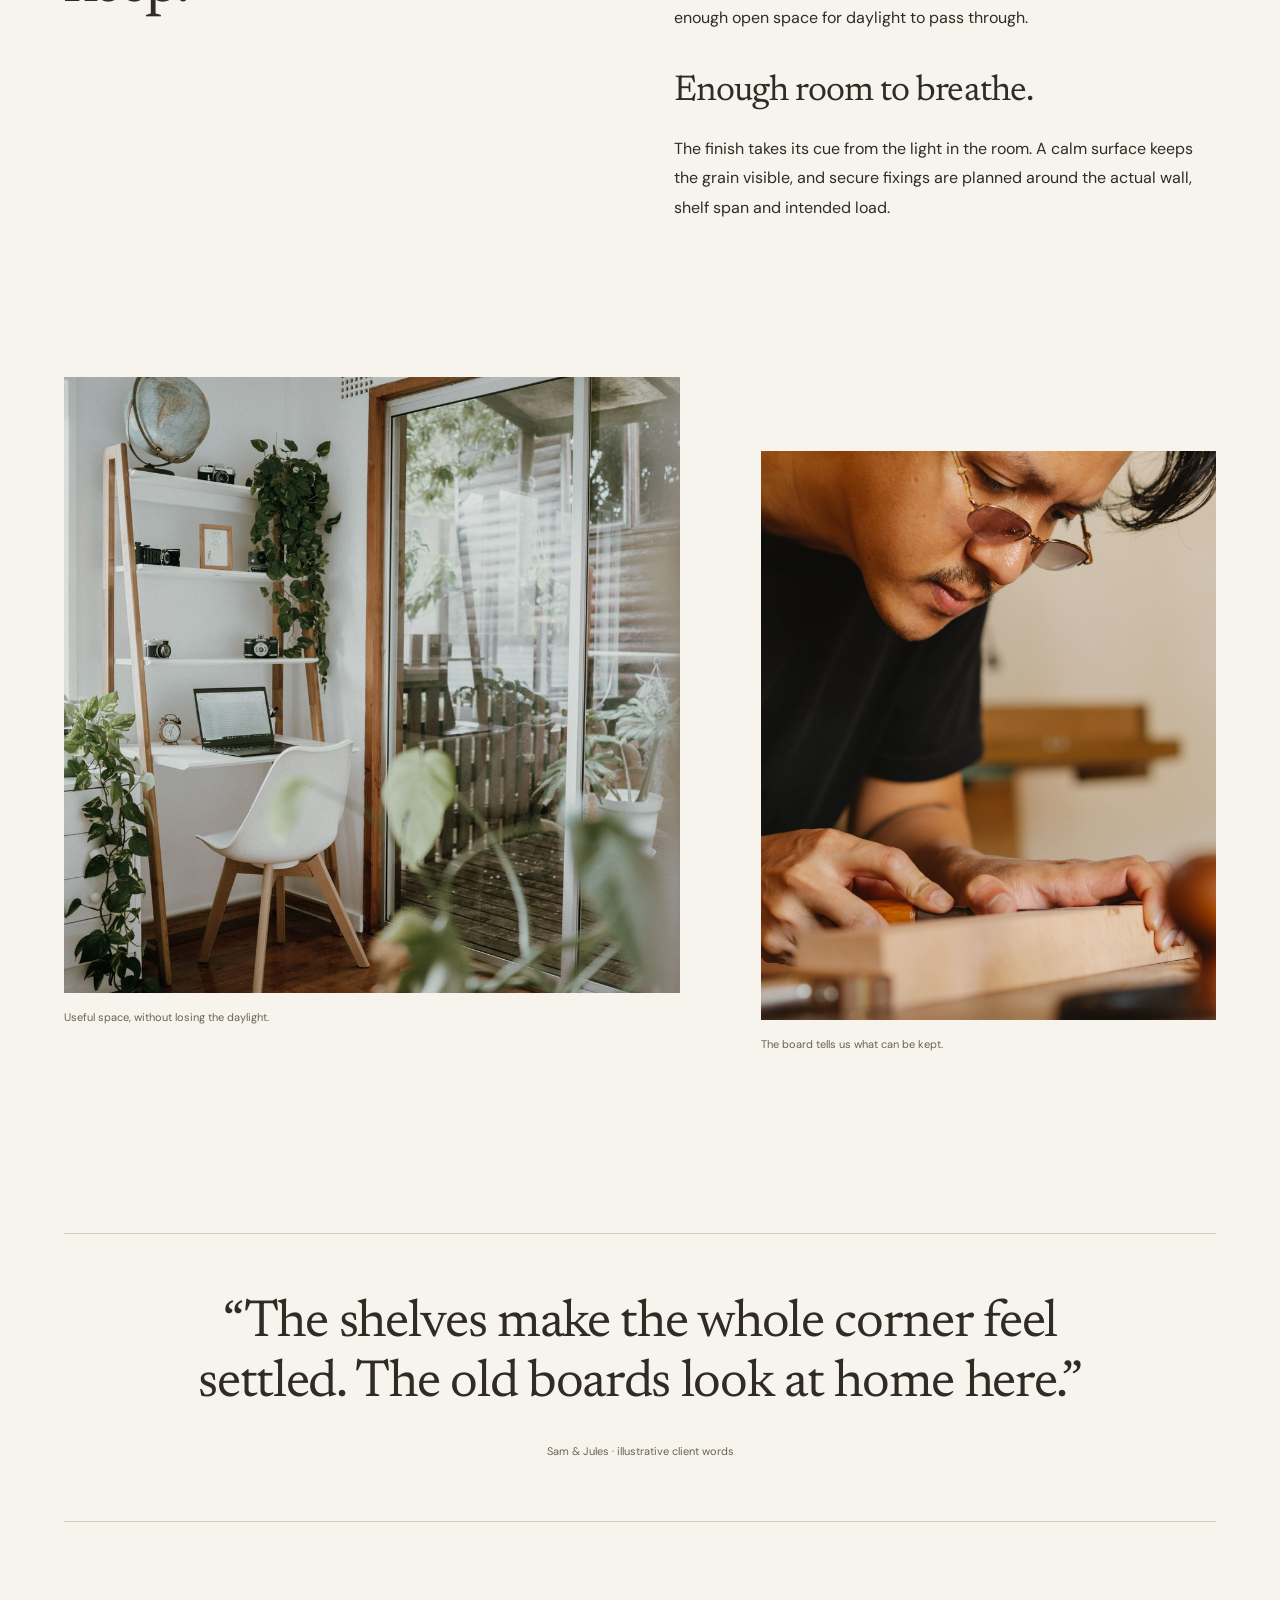
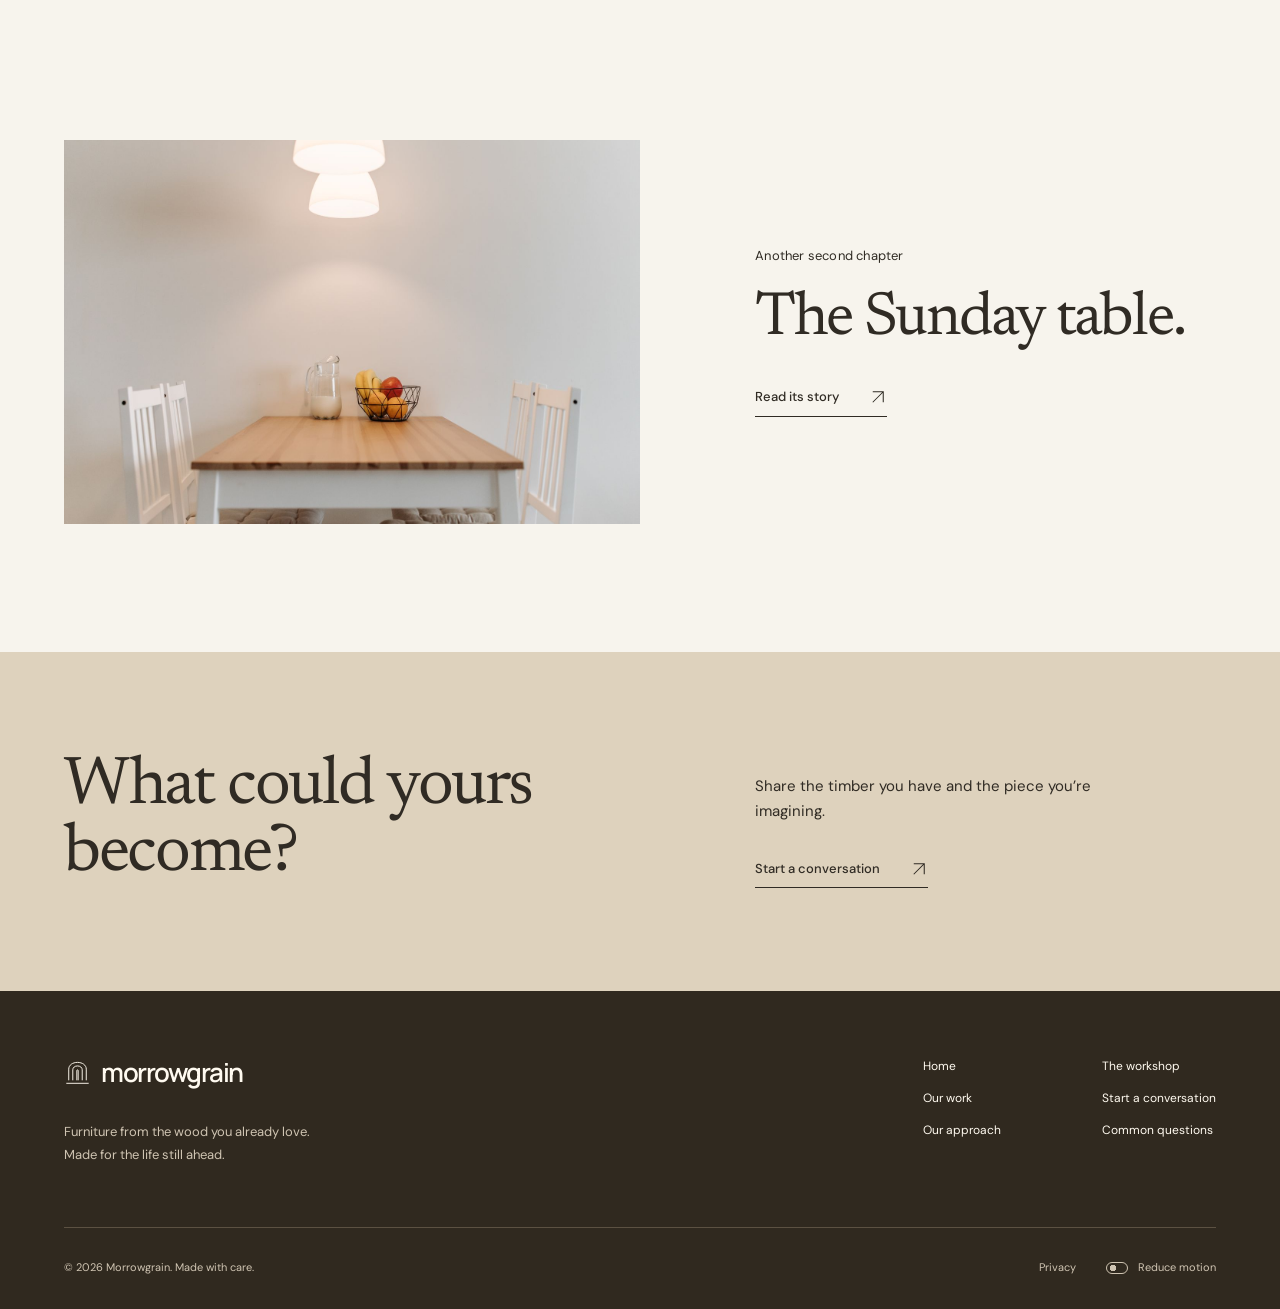
<file: window-shelves.html>
<!doctype html>
<html lang="en">
<head>
  <meta charset="utf-8">
  <meta name="viewport" content="width=device-width, initial-scale=1">
  <meta name="theme-color" content="#30291f">
  <title>The window shelves | Morrowgrain</title>
  <meta name="description" content="A few boards with a past, making space for the books, plants and small things that come next.">
  <meta property="og:title" content="The window shelves | Morrowgrain">
  <meta property="og:description" content="A few boards with a past, making space for the books, plants and small things that come next.">
  <meta property="og:type" content="website">
  <link rel="icon" type="image/svg+xml" href="assets/brand-mark.svg">
  <link rel="preload" href="assets/fonts/newsreader-400.ttf" as="font" type="font/ttf" crossorigin>
  <link rel="stylesheet" href="assets/styles.css">
  <script>document.documentElement.classList.add('js');try{if(localStorage.getItem('morrowgrain-reduce-motion')==='true')document.documentElement.classList.add('motion-reduced')}catch(e){}</script>
  <script src="assets/site-config.js" defer></script>
  <script src="assets/app.js" defer></script>
  
</head>
<body class="window-shelves-page">
  <a class="skip-link" href="#main">Skip to content</a>
  <header class="site-header" data-menu-inert>
    <div class="wrap"><div class="header-inner">
      <a class="brand" href="index.html" aria-label="Morrowgrain home"><svg class="brand-mark" viewBox="0 0 40 40" fill="none" stroke="currentColor" stroke-width="1.4" stroke-linecap="round" aria-hidden="true"><path d="M7 31V15c0-6 5.8-10 13-10s13 4 13 10v16M13 31V16c0-3.4 3-5.7 7-5.7s7 2.3 7 5.7v15M19 31V17c0-1.2 2-1.2 2 0v14M4 36h32"></path></svg><span>morrowgrain</span></a>
      <nav class="desktop-nav" aria-label="Main navigation"><a href="work.html" aria-current="page">The pieces</a>
<a href="approach.html">How we work</a>
<a href="workshop.html">The workshop</a>
<a href="enquire.html" class="nav-cta">Start a commission<svg viewBox="0 0 24 24" fill="none" stroke="currentColor" stroke-width="1.4" aria-hidden="true"><path d="M5 19 19 5M5 5h14v14"></path></svg></a></nav>
      <button class="menu-toggle" type="button" data-menu-trigger aria-expanded="false" aria-controls="mobile-menu">Menu</button>
    </div></div>
  </header>
  <div class="mobile-menu" id="mobile-menu" role="dialog" aria-modal="true" aria-labelledby="menu-title" hidden>
    <div class="mobile-menu-top">
<span class="brand" id="menu-title">morrowgrain</span><button class="menu-close" type="button" data-menu-close>Close</button>
</div>
    <nav aria-label="Mobile navigation"><a href="index.html">Home</a><a href="work.html" aria-current="page">The pieces</a>
<a href="approach.html">How we work</a>
<a href="workshop.html">The workshop</a>
<a href="enquire.html">Start a commission</a></nav>
    <p class="mobile-menu-bottom">Old timber. New family rituals.<br>Furniture made from the wood you want to keep.</p>
  </div>
  <main id="main" data-menu-inert>
    <section class="wrap page-intro project-intro page-enter"><div class="project-intro-top">
<a class="back-link" href="work.html"><svg viewBox="0 0 24 24" fill="none" stroke="currentColor" stroke-width="1.4" aria-hidden="true"><path d="M20 12H4m6-6-6 6 6 6"></path></svg> All pieces</a><span>Illustrative commission</span>
</div>
<h1>The window shelves.</h1>
<p class="lead">A few boards with a past, making space for the books, plants and small things that come next.</p>
<dl class="project-details">
<div>
<dt>The piece</dt>
<dd>Storage</dd>
</div>
<div>
<dt>The timber</dt>
<dd>Reclaimed boards</dd>
</div>
<div>
<dt>The purpose</dt>
<dd>A calmer study</dd>
</div>
<div>
<dt>The starting point</dt>
<dd>A little of home</dd>
</div>
</dl></section>
    <figure data-reveal><img src="assets/images/shelving.jpg" alt="A bright study with wood-framed shelving, books and indoor plants." width="1500" height="1000" loading="eager" decoding="async" class="project-cover"></figure>
    <section class="wrap section story-grid"><h2>A place for<br>the things you keep.</h2>
<div class="story-copy">
<p>The brief was a light, open set of shelves for a corner beside a window. The available boards varied in width and color, so the design needed to let those differences feel intentional.</p>
<p>We imagine a simple timber frame with shelves sized around the useful lengths. The rhythm follows the room and the objects it holds, leaving enough open space for daylight to pass through.</p>
<h3>Enough room to breathe.</h3>
<p>The finish takes its cue from the light in the room. A calm surface keeps the grain visible, and secure fixings are planned around the actual wall, shelf span and intended load.</p>
</div></section>
    <section class="wrap section-small" style="padding-top:0" aria-label="Details of the piece"><div class="story-pictures">
<figure data-reveal><img src="assets/images/shelving.jpg" alt="Plants and books arranged on wood-framed shelving in a home." width="1500" height="1000" loading="lazy" decoding="async"><figcaption>Useful space, without losing the daylight.</figcaption></figure><figure data-reveal><img src="assets/images/maker.jpg" alt="A craftsperson examining the surface and edge of a wooden board." width="1500" height="2250" loading="lazy" decoding="async"><figcaption>The board tells us what can be kept.</figcaption></figure>
</div></section>
    <div class="wrap section-small"><figure class="project-quote"><blockquote>“The shelves make the whole corner feel settled. The old boards look at home here.”</blockquote>
<figcaption><p>Sam &amp; Jules · illustrative client words</p></figcaption></figure></div>
    <section class="wrap section next-project" aria-label="Next project"><a class="image-link" href="sunday-table.html" data-reveal aria-label="Explore The Sunday table"><img src="assets/images/oak-table.jpg" alt="Warm wooden table beneath a white pendant, with fruit and glassware." width="1500" height="1001" loading="lazy" decoding="async"></a><div>
<p class="kicker">Another second chapter</p>
<h2>The Sunday table.</h2>
<a class="text-link" href="sunday-table.html">Read its story <svg viewBox="0 0 24 24" fill="none" stroke="currentColor" stroke-width="1.4" aria-hidden="true"><path d="M5 19 19 5M5 5h14v14"></path></svg></a>
</div></section>
    <section class="contact-band" aria-label="Start a commission"><div class="contact-band-inner">
<div><h2>What could yours<br>become?</h2></div>
<div class="contact-band-copy">
<p>Share the timber you have and the piece you’re imagining.</p>
<a class="text-link" href="enquire.html">Start a conversation <svg viewBox="0 0 24 24" fill="none" stroke="currentColor" stroke-width="1.4" aria-hidden="true"><path d="M5 19 19 5M5 5h14v14"></path></svg></a>
</div>
</div></section>
    </main>
  <footer class="site-footer" data-menu-inert>
    <div class="footer-main">
      <div class="footer-brand">
<a class="brand" href="index.html" aria-label="Morrowgrain home"><svg class="brand-mark" viewBox="0 0 40 40" fill="none" stroke="currentColor" stroke-width="1.4" stroke-linecap="round" aria-hidden="true"><path d="M7 31V15c0-6 5.8-10 13-10s13 4 13 10v16M13 31V16c0-3.4 3-5.7 7-5.7s7 2.3 7 5.7v15M19 31V17c0-1.2 2-1.2 2 0v14M4 36h32"></path></svg><span>morrowgrain</span></a><p>Furniture from the wood you already love.<br>Made for the life still ahead.</p>
</div>
      <nav class="footer-nav" aria-label="Footer navigation">
        <div>
<a href="index.html">Home</a><a href="work.html">Our work</a><a href="approach.html">Our approach</a>
</div>
        <div>
<a href="workshop.html">The workshop</a><a href="enquire.html">Start a conversation</a><a href="approach.html#questions">Common questions</a>
</div>
      </nav>
    </div>
    <div class="footer-bottom">
<p>© 2026 Morrowgrain. Made with care.</p>
<div class="footer-utilities">
<a href="privacy.html">Privacy</a><button class="motion-control" type="button" data-motion-toggle aria-pressed="false">Reduce motion</button>
</div>
</div>
  </footer>
</body>
</html>
</file>
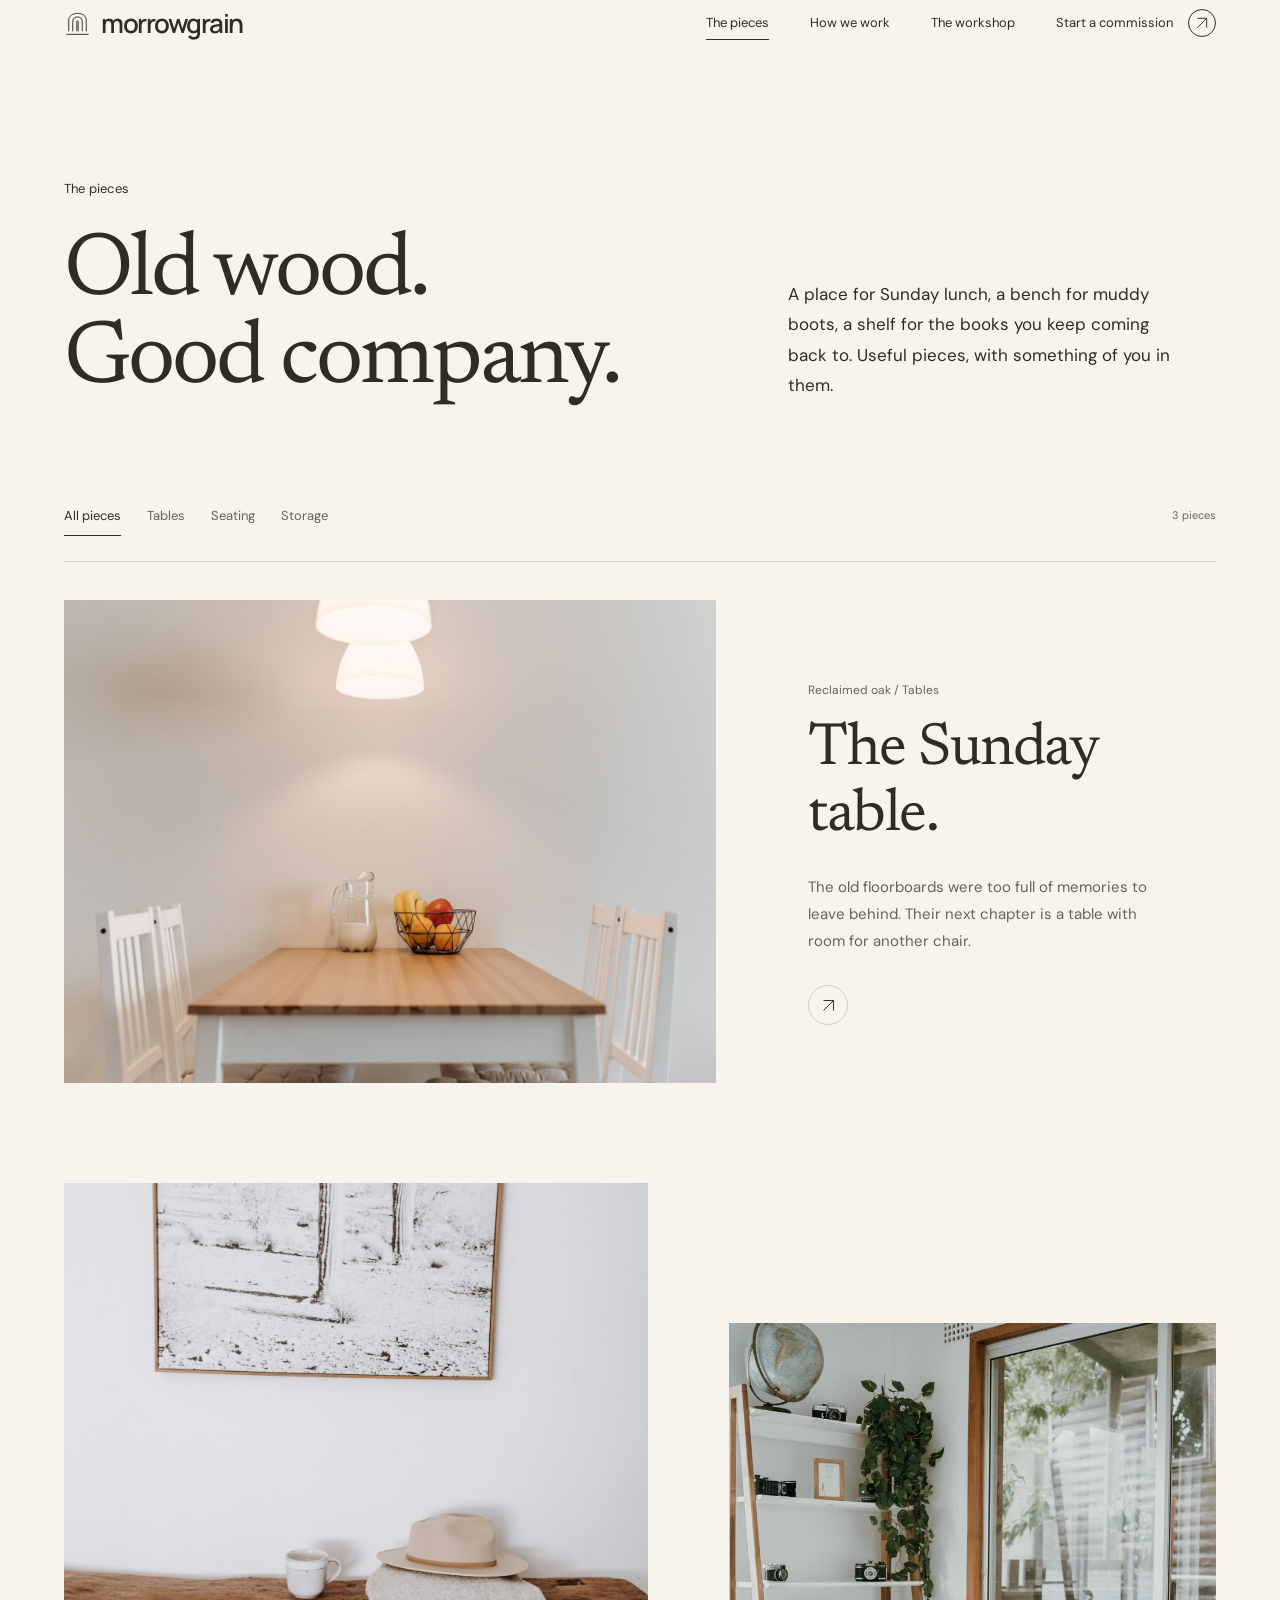
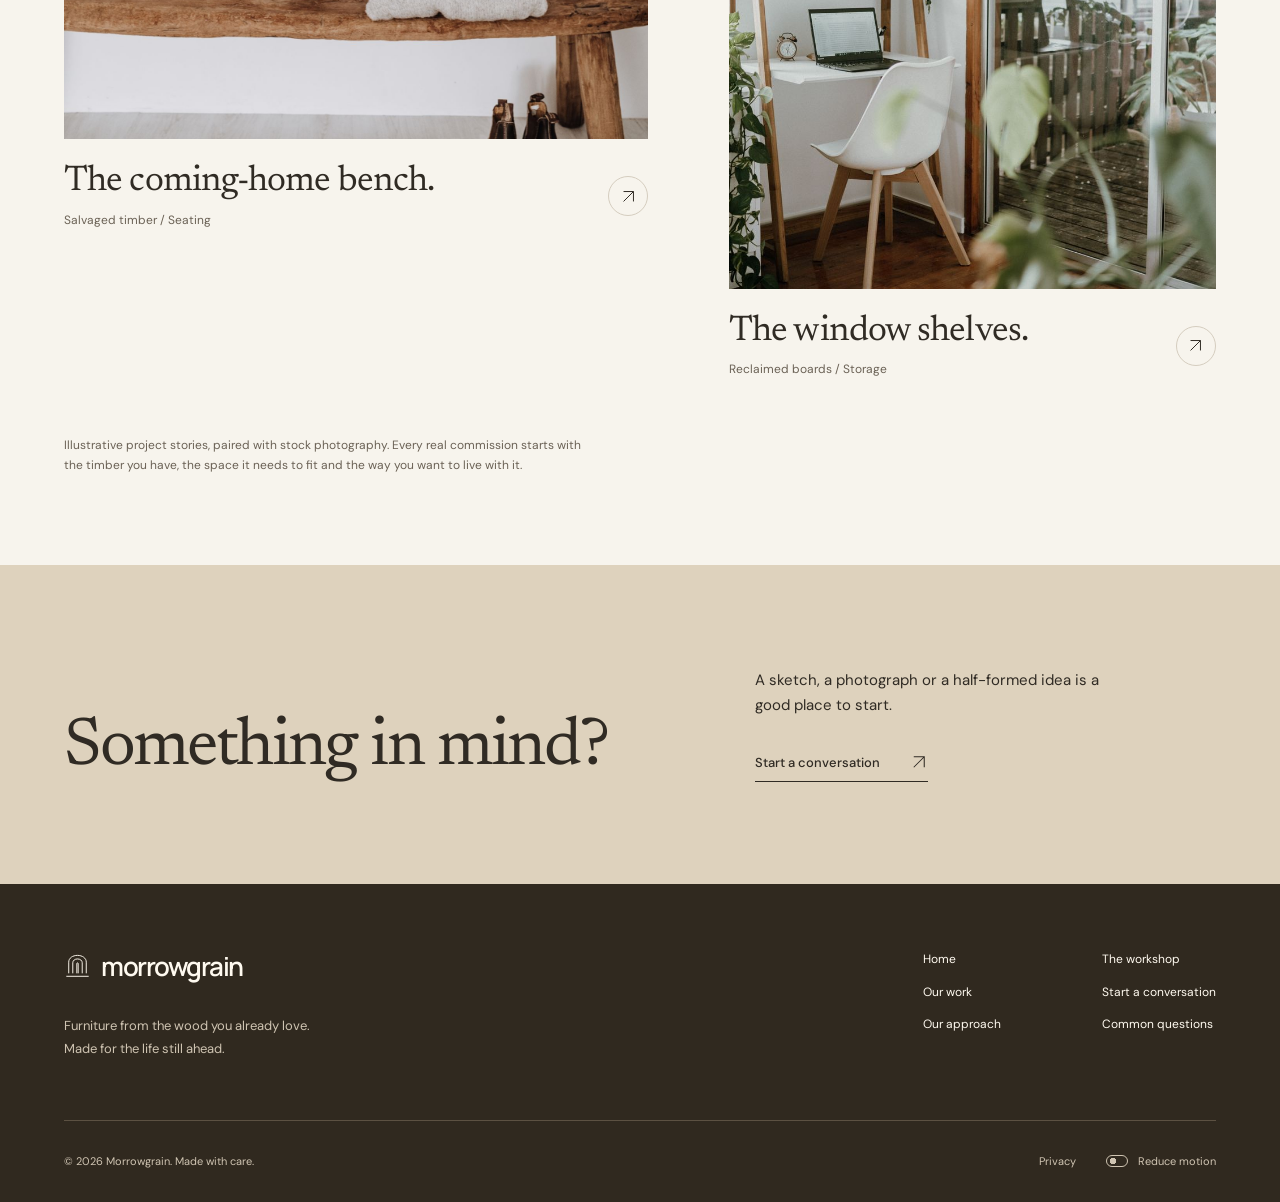
<file: work.html>
<!doctype html>
<html lang="en">
<head>
  <meta charset="utf-8">
  <meta name="viewport" content="width=device-width, initial-scale=1">
  <meta name="theme-color" content="#30291f">
  <title>Our work | Morrowgrain</title>
  <meta name="description" content="Explore family tables, hallway benches and shelves made around the character of reclaimed timber.">
  <meta property="og:title" content="Our work | Morrowgrain">
  <meta property="og:description" content="Explore family tables, hallway benches and shelves made around the character of reclaimed timber.">
  <meta property="og:type" content="website">
  <link rel="icon" type="image/svg+xml" href="assets/brand-mark.svg">
  <link rel="preload" href="assets/fonts/newsreader-400.ttf" as="font" type="font/ttf" crossorigin>
  <link rel="stylesheet" href="assets/styles.css">
  <script>document.documentElement.classList.add('js');try{if(localStorage.getItem('morrowgrain-reduce-motion')==='true')document.documentElement.classList.add('motion-reduced')}catch(e){}</script>
  <script src="assets/site-config.js" defer></script>
  <script src="assets/app.js" defer></script>
  
</head>
<body class="work-page">
  <a class="skip-link" href="#main">Skip to content</a>
  <header class="site-header" data-menu-inert>
    <div class="wrap"><div class="header-inner">
      <a class="brand" href="index.html" aria-label="Morrowgrain home"><svg class="brand-mark" viewBox="0 0 40 40" fill="none" stroke="currentColor" stroke-width="1.4" stroke-linecap="round" aria-hidden="true"><path d="M7 31V15c0-6 5.8-10 13-10s13 4 13 10v16M13 31V16c0-3.4 3-5.7 7-5.7s7 2.3 7 5.7v15M19 31V17c0-1.2 2-1.2 2 0v14M4 36h32"></path></svg><span>morrowgrain</span></a>
      <nav class="desktop-nav" aria-label="Main navigation"><a href="work.html" aria-current="page">The pieces</a>
<a href="approach.html">How we work</a>
<a href="workshop.html">The workshop</a>
<a href="enquire.html" class="nav-cta">Start a commission<svg viewBox="0 0 24 24" fill="none" stroke="currentColor" stroke-width="1.4" aria-hidden="true"><path d="M5 19 19 5M5 5h14v14"></path></svg></a></nav>
      <button class="menu-toggle" type="button" data-menu-trigger aria-expanded="false" aria-controls="mobile-menu">Menu</button>
    </div></div>
  </header>
  <div class="mobile-menu" id="mobile-menu" role="dialog" aria-modal="true" aria-labelledby="menu-title" hidden>
    <div class="mobile-menu-top">
<span class="brand" id="menu-title">morrowgrain</span><button class="menu-close" type="button" data-menu-close>Close</button>
</div>
    <nav aria-label="Mobile navigation"><a href="index.html">Home</a><a href="work.html" aria-current="page">The pieces</a>
<a href="approach.html">How we work</a>
<a href="workshop.html">The workshop</a>
<a href="enquire.html">Start a commission</a></nav>
    <p class="mobile-menu-bottom">Old timber. New family rituals.<br>Furniture made from the wood you want to keep.</p>
  </div>
  <main id="main" data-menu-inert>
  <section class="wrap page-intro page-enter"><p class="kicker">The pieces</p>
<div class="page-intro-split">
<h1>Old wood.<br>Good company.</h1>
<p class="lead">A place for Sunday lunch, a bench for muddy boots, a shelf for the books you keep coming back to. Useful pieces, with something of you in them.</p>
</div></section>
  <section class="wrap section-small" style="padding-top:0" aria-label="Selected commissions">
    <div class="archive-toolbar">
<div class="filters" role="group" aria-label="Filter work by type">
<button class="filter" type="button" data-filter="all" aria-pressed="true">All pieces</button><button class="filter" type="button" data-filter="tables" aria-pressed="false">Tables</button><button class="filter" type="button" data-filter="seating" aria-pressed="false">Seating</button><button class="filter" type="button" data-filter="storage" aria-pressed="false">Storage</button>
</div>
<p class="result-count" data-result-count role="status">3 pieces</p>
</div>
    <div class="work-grid">
      <article data-category="tables"><a class="image-link" href="sunday-table.html" data-reveal aria-label="Explore The Sunday table"><img src="assets/images/oak-table.jpg" alt="Wooden dining table with fruit, softened by warm daylight." width="1500" height="1001" loading="eager" decoding="async"></a><div class="project-caption">
<div>
<p class="project-type">Reclaimed oak / Tables</p>
<h3>The Sunday table.</h3>
<p>The old floorboards were too full of memories to leave behind. Their next chapter is a table with room for another chair.</p>
</div>
<a class="round-link" href="sunday-table.html" aria-label="Read The Sunday table story"><svg viewBox="0 0 24 24" fill="none" stroke="currentColor" stroke-width="1.4" aria-hidden="true"><path d="M5 19 19 5M5 5h14v14"></path></svg></a>
</div></article>
      <article data-category="seating"><a class="image-link" href="hallway-bench.html" data-reveal aria-label="Explore The coming-home bench"><img src="assets/images/bench.jpg" alt="Rustic timber bench beneath a picture, with a hat on its surface." width="1500" height="2250" loading="lazy" decoding="async"></a><div class="project-caption">
<div>
<h3>The coming-home bench.</h3>
<p>Salvaged timber / Seating</p>
</div>
<a class="round-link" href="hallway-bench.html" aria-label="Read The coming-home bench story"><svg viewBox="0 0 24 24" fill="none" stroke="currentColor" stroke-width="1.4" aria-hidden="true"><path d="M5 19 19 5M5 5h14v14"></path></svg></a>
</div></article>
      <article data-category="storage"><a class="image-link" href="window-shelves.html" data-reveal aria-label="Explore The window shelves"><img src="assets/images/shelving.jpg" alt="Bright home workspace with wood-framed shelves and plants." width="1500" height="1000" loading="lazy" decoding="async"></a><div class="project-caption">
<div>
<h3>The window shelves.</h3>
<p>Reclaimed boards / Storage</p>
</div>
<a class="round-link" href="window-shelves.html" aria-label="Read The window shelves story"><svg viewBox="0 0 24 24" fill="none" stroke="currentColor" stroke-width="1.4" aria-hidden="true"><path d="M5 19 19 5M5 5h14v14"></path></svg></a>
</div></article>
    </div>
    <p class="archive-note">Illustrative project stories, paired with stock photography. Every real commission starts with the timber you have, the space it needs to fit and the way you want to live with it.</p>
  </section>
  <section class="contact-band" aria-label="Start a commission"><div class="contact-band-inner">
<div><h2>Something in mind?</h2></div>
<div class="contact-band-copy">
<p>A sketch, a photograph or a half-formed idea is a good place to start.</p>
<a class="text-link" href="enquire.html">Start a conversation <svg viewBox="0 0 24 24" fill="none" stroke="currentColor" stroke-width="1.4" aria-hidden="true"><path d="M5 19 19 5M5 5h14v14"></path></svg></a>
</div>
</div></section>
</main>
  <footer class="site-footer" data-menu-inert>
    <div class="footer-main">
      <div class="footer-brand">
<a class="brand" href="index.html" aria-label="Morrowgrain home"><svg class="brand-mark" viewBox="0 0 40 40" fill="none" stroke="currentColor" stroke-width="1.4" stroke-linecap="round" aria-hidden="true"><path d="M7 31V15c0-6 5.8-10 13-10s13 4 13 10v16M13 31V16c0-3.4 3-5.7 7-5.7s7 2.3 7 5.7v15M19 31V17c0-1.2 2-1.2 2 0v14M4 36h32"></path></svg><span>morrowgrain</span></a><p>Furniture from the wood you already love.<br>Made for the life still ahead.</p>
</div>
      <nav class="footer-nav" aria-label="Footer navigation">
        <div>
<a href="index.html">Home</a><a href="work.html">Our work</a><a href="approach.html">Our approach</a>
</div>
        <div>
<a href="workshop.html">The workshop</a><a href="enquire.html">Start a conversation</a><a href="approach.html#questions">Common questions</a>
</div>
      </nav>
    </div>
    <div class="footer-bottom">
<p>© 2026 Morrowgrain. Made with care.</p>
<div class="footer-utilities">
<a href="privacy.html">Privacy</a><button class="motion-control" type="button" data-motion-toggle aria-pressed="false">Reduce motion</button>
</div>
</div>
  </footer>
</body>
</html>
</file>
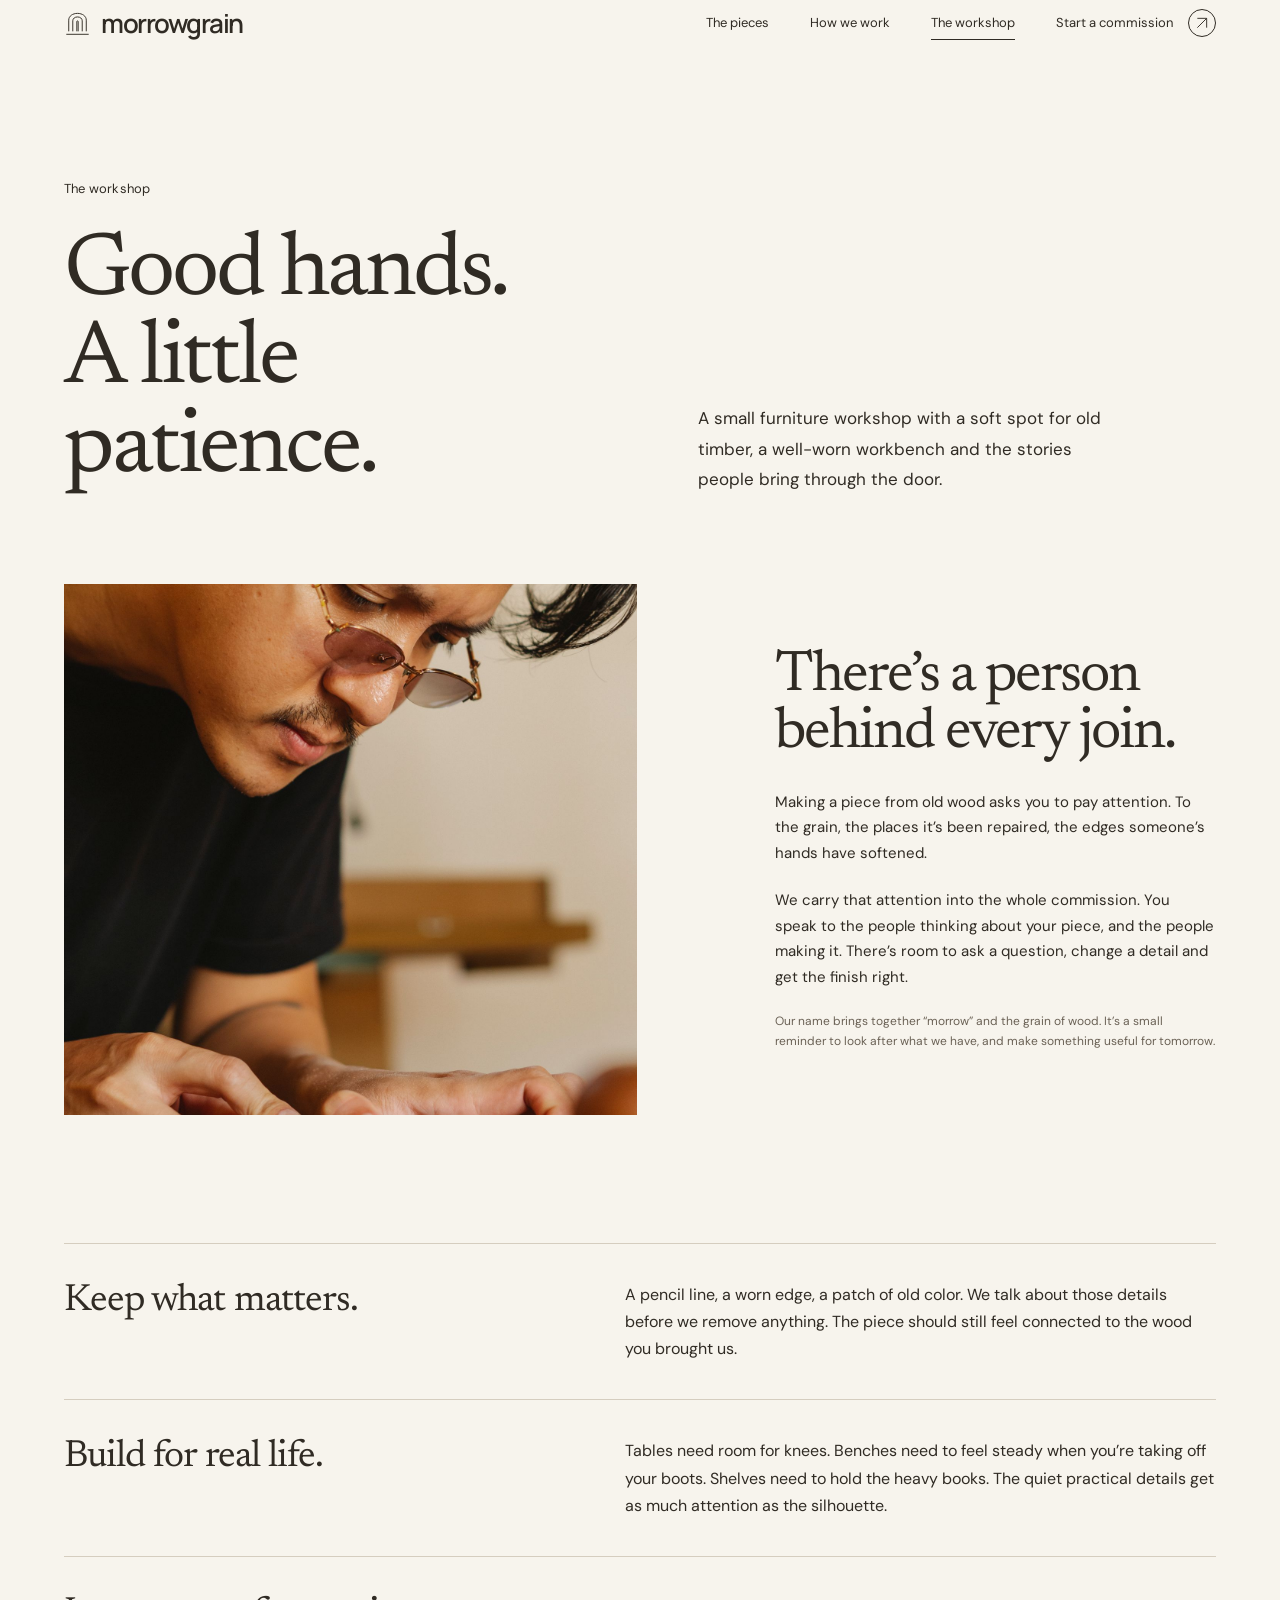
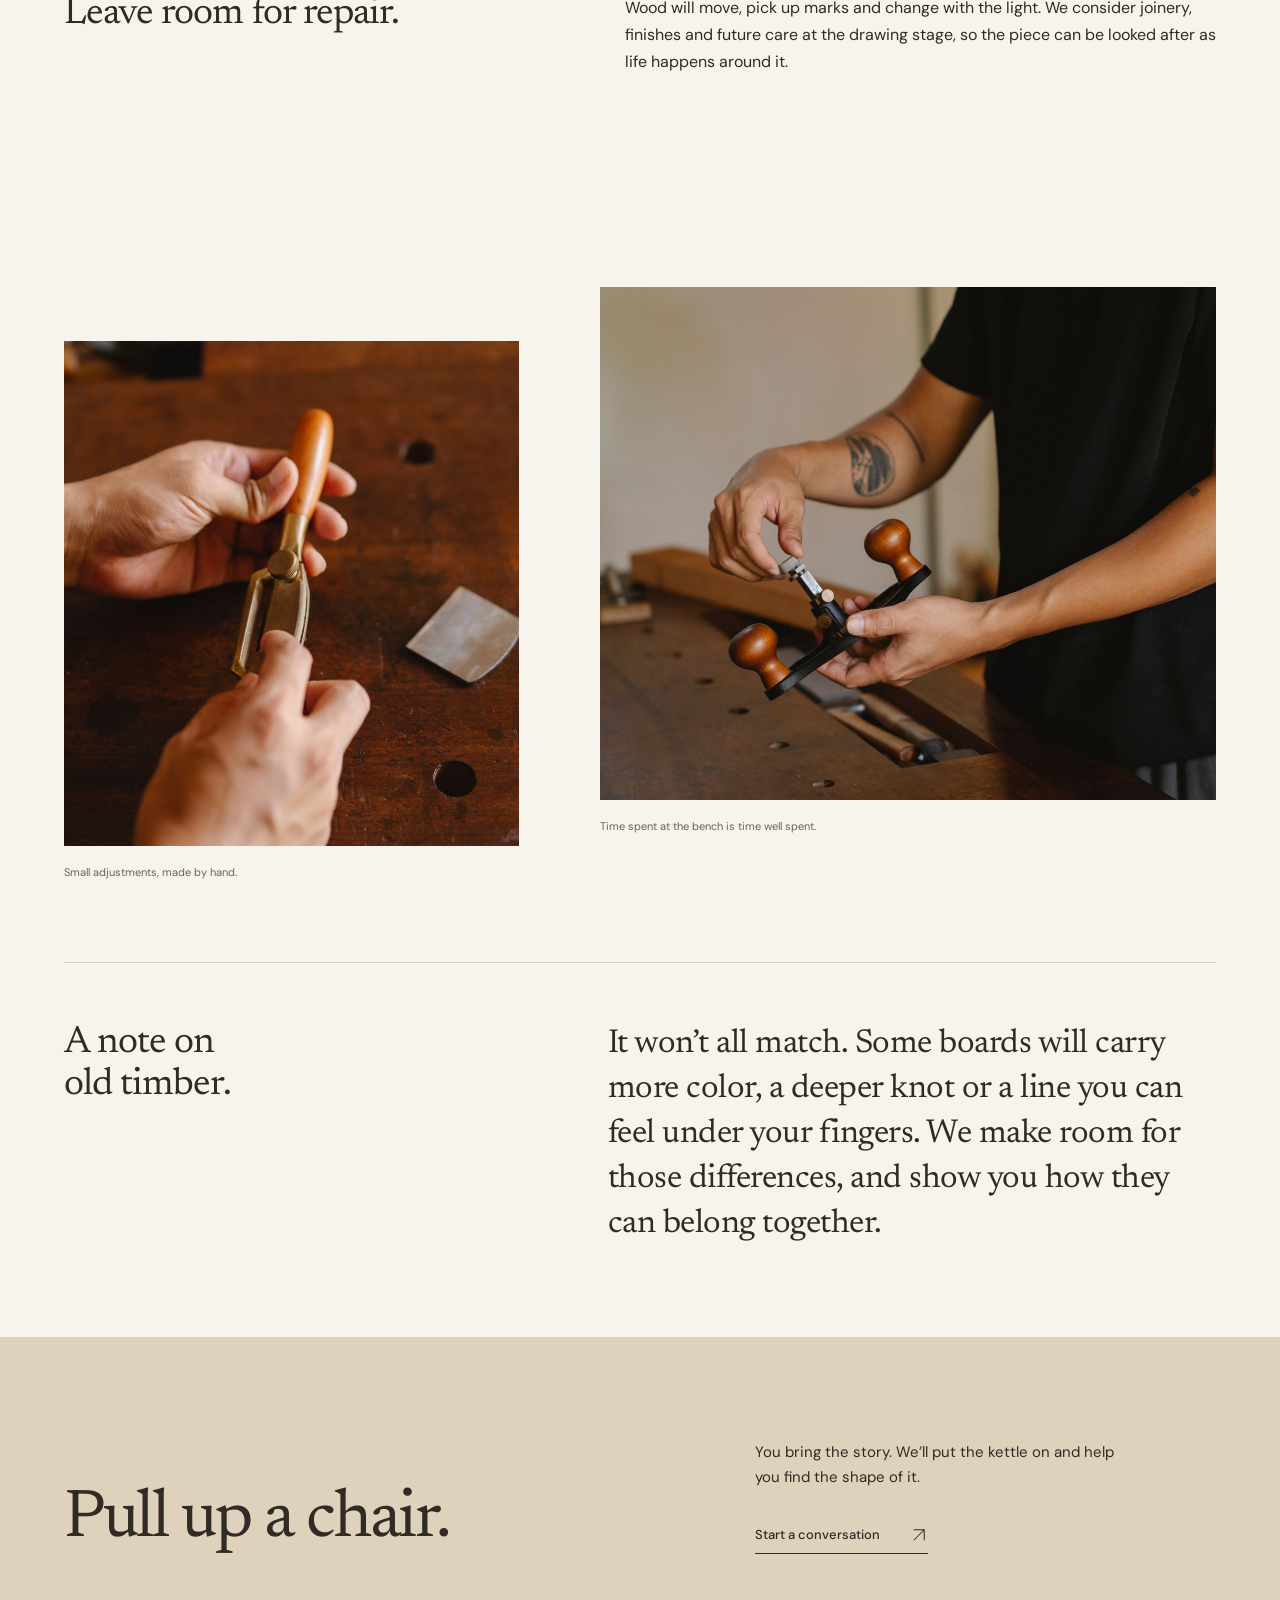
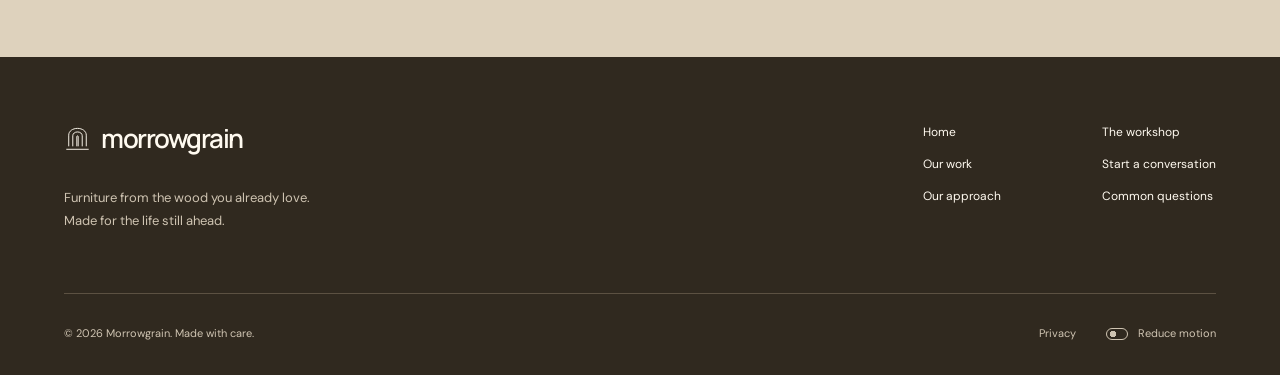
<file: workshop.html>
<!doctype html>
<html lang="en">
<head>
  <meta charset="utf-8">
  <meta name="viewport" content="width=device-width, initial-scale=1">
  <meta name="theme-color" content="#30291f">
  <title>The workshop | Morrowgrain</title>
  <meta name="description" content="Meet the thinking behind Morrowgrain: a hands-on furniture workshop that keeps the character in old timber.">
  <meta property="og:title" content="The workshop | Morrowgrain">
  <meta property="og:description" content="Meet the thinking behind Morrowgrain: a hands-on furniture workshop that keeps the character in old timber.">
  <meta property="og:type" content="website">
  <link rel="icon" type="image/svg+xml" href="assets/brand-mark.svg">
  <link rel="preload" href="assets/fonts/newsreader-400.ttf" as="font" type="font/ttf" crossorigin>
  <link rel="stylesheet" href="assets/styles.css">
  <script>document.documentElement.classList.add('js');try{if(localStorage.getItem('morrowgrain-reduce-motion')==='true')document.documentElement.classList.add('motion-reduced')}catch(e){}</script>
  <script src="assets/site-config.js" defer></script>
  <script src="assets/app.js" defer></script>
  
</head>
<body class="workshop-page">
  <a class="skip-link" href="#main">Skip to content</a>
  <header class="site-header" data-menu-inert>
    <div class="wrap"><div class="header-inner">
      <a class="brand" href="index.html" aria-label="Morrowgrain home"><svg class="brand-mark" viewBox="0 0 40 40" fill="none" stroke="currentColor" stroke-width="1.4" stroke-linecap="round" aria-hidden="true"><path d="M7 31V15c0-6 5.8-10 13-10s13 4 13 10v16M13 31V16c0-3.4 3-5.7 7-5.7s7 2.3 7 5.7v15M19 31V17c0-1.2 2-1.2 2 0v14M4 36h32"></path></svg><span>morrowgrain</span></a>
      <nav class="desktop-nav" aria-label="Main navigation"><a href="work.html">The pieces</a>
<a href="approach.html">How we work</a>
<a href="workshop.html" aria-current="page">The workshop</a>
<a href="enquire.html" class="nav-cta">Start a commission<svg viewBox="0 0 24 24" fill="none" stroke="currentColor" stroke-width="1.4" aria-hidden="true"><path d="M5 19 19 5M5 5h14v14"></path></svg></a></nav>
      <button class="menu-toggle" type="button" data-menu-trigger aria-expanded="false" aria-controls="mobile-menu">Menu</button>
    </div></div>
  </header>
  <div class="mobile-menu" id="mobile-menu" role="dialog" aria-modal="true" aria-labelledby="menu-title" hidden>
    <div class="mobile-menu-top">
<span class="brand" id="menu-title">morrowgrain</span><button class="menu-close" type="button" data-menu-close>Close</button>
</div>
    <nav aria-label="Mobile navigation"><a href="index.html">Home</a><a href="work.html">The pieces</a>
<a href="approach.html">How we work</a>
<a href="workshop.html" aria-current="page">The workshop</a>
<a href="enquire.html">Start a commission</a></nav>
    <p class="mobile-menu-bottom">Old timber. New family rituals.<br>Furniture made from the wood you want to keep.</p>
  </div>
  <main id="main" data-menu-inert>
  <section class="wrap page-intro page-enter"><p class="kicker">The workshop</p>
<h1>Good hands.<br>A little patience.</h1>
<p class="lead">A small furniture workshop with a soft spot for old timber, a well-worn workbench and the stories people bring through the door.</p></section>
  <section class="wrap workshop-opening" aria-labelledby="workshop-title"><div data-reveal><img src="assets/images/maker.jpg" alt="A craftsperson leaning over a timber piece and checking the edge by hand." width="1500" height="2250" loading="eager" decoding="async" class="opening-photo"></div>
<div class="workshop-intro">
<h2 id="workshop-title">There’s a person<br>behind every join.</h2>
<p>Making a piece from old wood asks you to pay attention. To the grain, the places it’s been repaired, the edges someone’s hands have softened.</p>
<p>We carry that attention into the whole commission. You speak to the people thinking about your piece, and the people making it. There’s room to ask a question, change a detail and get the finish right.</p>
<p class="small muted">Our name brings together “morrow” and the grain of wood. It’s a small reminder to look after what we have, and make something useful for tomorrow.</p>
</div></section>
  <section class="wrap section" aria-label="What matters in the workshop">
    <article class="principle-row"><h3>Keep what matters.</h3>
<p>A pencil line, a worn edge, a patch of old color. We talk about those details before we remove anything. The piece should still feel connected to the wood you brought us.</p></article>
    <article class="principle-row"><h3>Build for real life.</h3>
<p>Tables need room for knees. Benches need to feel steady when you’re taking off your boots. Shelves need to hold the heavy books. The quiet practical details get as much attention as the silhouette.</p></article>
    <article class="principle-row"><h3>Leave room for repair.</h3>
<p>Wood will move, pick up marks and change with the light. We consider joinery, finishes and future care at the drawing stage, so the piece can be looked after as life happens around it.</p></article>
  </section>
  <section class="wrap section-small" style="padding-top:0" aria-label="Inside the making process"><div class="workshop-strip">
<figure data-reveal><img src="assets/images/hands.jpg" alt="Hands adjusting a small woodworking tool above a timber workbench." width="1500" height="1000" loading="lazy" decoding="async"><figcaption>Small adjustments, made by hand.</figcaption></figure><figure data-reveal><img src="assets/images/workshop.jpg" alt="A hand tool being checked before working the timber." width="1500" height="1000" loading="lazy" decoding="async"><figcaption>Time spent at the bench is time well spent.</figcaption></figure>
</div>
<div class="studio-note">
<h3>A note on<br>old timber.</h3>
<p>It won’t all match. Some boards will carry more color, a deeper knot or a line you can feel under your fingers. We make room for those differences, and show you how they can belong together.</p>
</div></section>
  <section class="contact-band" aria-label="Start a commission"><div class="contact-band-inner">
<div><h2>Pull up a chair.</h2></div>
<div class="contact-band-copy">
<p>You bring the story. We’ll put the kettle on and help you find the shape of it.</p>
<a class="text-link" href="enquire.html">Start a conversation <svg viewBox="0 0 24 24" fill="none" stroke="currentColor" stroke-width="1.4" aria-hidden="true"><path d="M5 19 19 5M5 5h14v14"></path></svg></a>
</div>
</div></section>
</main>
  <footer class="site-footer" data-menu-inert>
    <div class="footer-main">
      <div class="footer-brand">
<a class="brand" href="index.html" aria-label="Morrowgrain home"><svg class="brand-mark" viewBox="0 0 40 40" fill="none" stroke="currentColor" stroke-width="1.4" stroke-linecap="round" aria-hidden="true"><path d="M7 31V15c0-6 5.8-10 13-10s13 4 13 10v16M13 31V16c0-3.4 3-5.7 7-5.7s7 2.3 7 5.7v15M19 31V17c0-1.2 2-1.2 2 0v14M4 36h32"></path></svg><span>morrowgrain</span></a><p>Furniture from the wood you already love.<br>Made for the life still ahead.</p>
</div>
      <nav class="footer-nav" aria-label="Footer navigation">
        <div>
<a href="index.html">Home</a><a href="work.html">Our work</a><a href="approach.html">Our approach</a>
</div>
        <div>
<a href="workshop.html">The workshop</a><a href="enquire.html">Start a conversation</a><a href="approach.html#questions">Common questions</a>
</div>
      </nav>
    </div>
    <div class="footer-bottom">
<p>© 2026 Morrowgrain. Made with care.</p>
<div class="footer-utilities">
<a href="privacy.html">Privacy</a><button class="motion-control" type="button" data-motion-toggle aria-pressed="false">Reduce motion</button>
</div>
</div>
  </footer>
</body>
</html>
</file>
<file: assets/styles.css>
/* Morrowgrain — typography, layout and responsive styles. */
@font-face{font-family:Newsreader;src:url('fonts/newsreader-400.ttf') format('truetype');font-style:normal;font-weight:400;font-display:swap}
@font-face{font-family:'DM Sans';src:url('fonts/dm-sans-400.ttf') format('truetype');font-style:normal;font-weight:400;font-display:swap}
@font-face{font-family:'DM Sans';src:url('fonts/dm-sans-500.ttf') format('truetype');font-style:normal;font-weight:500;font-display:swap}
@font-face{font-family:Manrope;src:url('fonts/manrope-600.ttf') format('truetype');font-style:normal;font-weight:600;font-display:swap}
:root{--paper:#f7f4ed;--white:#fffaf0;--ink:#302b24;--pine:#40372c;--moss:#e8e2d6;--sun:#e4d6c0;--muted:#6b6256;--line:#d5cdbf;--error:#962d22;--gutter:clamp(24px,5vw,88px);--space:clamp(88px,10vw,160px);--max:1600px;--display:Newsreader,Georgia,serif;--body:'DM Sans',Arial,sans-serif;--ease:cubic-bezier(.2,.7,.15,1)}
*,*::before,*::after{box-sizing:border-box}
html{scroll-behavior:smooth;scroll-padding-top:95px}
body{margin:0;background:var(--paper);color:var(--ink);font:400 16px/1.7 var(--body);-webkit-font-smoothing:antialiased}
body.menu-open{overflow:hidden}::selection{background:#59472f;color:var(--white)}
a{color:inherit;text-decoration:none;text-underline-offset:5px}
button,input,select,textarea{font:inherit;color:inherit}button{cursor:pointer;border-radius:0}button:disabled{cursor:wait;opacity:.6}
a,button,input,select,textarea,summary{-webkit-tap-highlight-color:transparent}
img,video{display:block;max-width:100%}img{height:auto}
h1,h2,h3,h4,p,figure,blockquote{margin:0}h1,h2,h3,h4{font-family:var(--display);font-weight:400;font-optical-sizing:auto}
h1,h2{letter-spacing:-.035em;line-height:.99}h1{font-size:clamp(58px,7vw,112px)}h2{font-size:clamp(42px,4.8vw,76px)}h3{font-size:clamp(29px,2.9vw,45px);line-height:1.1;letter-spacing:-.025em}p+p{margin-top:1.2em}ul{padding-left:1.15em}
:focus-visible{outline:2px solid #a17437;outline-offset:6px}.hero :focus-visible,.over-film :focus-visible,.site-footer :focus-visible{outline-color:#e5cda8}
[hidden]{display:none!important}.wrap{width:min(100%,var(--max));padding-inline:var(--gutter);margin-inline:auto}.section{padding-block:var(--space)}.section-small{padding-block:clamp(60px,7vw,105px)}.small{font-size:13px;line-height:1.65}.muted{color:var(--muted)}
.sr-only{position:absolute;width:1px;height:1px;margin:-1px;overflow:hidden;clip:rect(0,0,0,0);white-space:nowrap;border:0;padding:0}
.skip-link{position:fixed;top:12px;left:12px;z-index:300;background:var(--white);padding:10px 17px;transform:translateY(-160%)}.skip-link:focus{transform:none}
.kicker{font:400 13px/1.5 var(--body);letter-spacing:.015em;margin-bottom:24px}.kicker::before{display:none}
.text-link{display:inline-flex;gap:30px;align-items:center;font:500 13px/1.5 var(--body);padding:9px 0;border-bottom:1px solid currentColor}.text-link svg{width:18px;height:18px;transition:transform .3s var(--ease)}.text-link:hover svg{transform:translate(3px,-3px)}
.button{display:inline-flex;align-items:center;justify-content:center;gap:30px;min-height:53px;padding:15px 22px;background:var(--ink);border:1px solid var(--ink);color:var(--white);font:500 13px/1.5 var(--body);transition:background .3s,color .3s,transform .3s}.button svg{width:18px;height:18px;flex:none}.button:hover{background:#655037;border-color:#655037;transform:translateY(-2px)}.button-light{background:var(--white);color:var(--ink);border-color:var(--white)}.button-light:hover{background:var(--sun);color:var(--ink);border-color:var(--sun)}.button-outline{background:transparent;border-color:var(--line);color:var(--ink)}.button-outline:hover{background:var(--moss);border-color:var(--ink)}.button-row{display:flex;gap:12px;align-items:center;flex-wrap:wrap}
/* An open header leaves the film uninterrupted. */
.site-header{position:absolute;inset:0 0 auto;height:112px;z-index:100;color:var(--ink)}.site-header.over-film{color:var(--white)}.header-inner{height:100%;display:flex;justify-content:space-between;align-items:center;gap:32px}
.brand{display:inline-flex;align-items:center;gap:10px;font:600 26px/1 Manrope,sans-serif;letter-spacing:-1.5px}.brand-mark{width:27px;height:33px;flex:none}
.desktop-nav{display:flex;align-items:center;gap:clamp(25px,3.2vw,52px)}.desktop-nav a{position:relative;font-size:13px;line-height:1.5;padding:9px 0}.desktop-nav a::after{content:'';position:absolute;bottom:2px;height:1px;left:0;right:0;background:currentColor;transform:scaleX(0);transform-origin:left;transition:transform .3s var(--ease)}.desktop-nav a:hover::after,.desktop-nav a[aria-current=page]::after{transform:scaleX(1)}.desktop-nav .nav-cta{display:flex;align-items:center;gap:15px}.nav-cta svg{height:28px;width:28px;padding:5px;border:1px solid currentColor;border-radius:50%}.menu-toggle{display:none;color:inherit;background:none;border:0;border-bottom:1px solid currentColor;min-width:48px;min-height:42px;padding:9px 0;font-size:13px}
.mobile-menu{position:fixed;inset:0;z-index:120;display:flex;flex-direction:column;background:var(--paper);color:var(--ink);padding:25px var(--gutter)}.mobile-menu-top{display:flex;justify-content:space-between;align-items:center;margin-bottom:60px}.menu-close{background:none;border:0;border-bottom:1px solid var(--line);min-height:44px;padding:7px 0}.mobile-menu nav{display:flex;flex-direction:column}.mobile-menu nav a{font:400 clamp(31px,8vw,48px)/1.2 var(--display);letter-spacing:-.03em;padding:15px 0;border-bottom:1px solid var(--line)}.mobile-menu nav a[aria-current=page]{color:var(--muted)}.mobile-menu-bottom{margin-top:auto;padding-top:35px;font-size:13px}
/* Full-screen, warm hand-planing film. No blend modes or opaque text panels.
   Shadow sits in the scene's lower timber and edges; hands keep their light. */
.hero{position:relative;isolation:isolate;overflow:hidden;display:flex;align-items:flex-end;height:100vh;height:100svh;min-height:750px;color:#fbf2e3;background:#34281d}
.hero-media{position:absolute;inset:0;z-index:-3;overflow:hidden}.hero-poster,.hero-video{position:absolute;inset:0;width:100%;height:100%;object-fit:cover;object-position:58% 46%}.hero-video{opacity:0;transition:opacity 1.3s ease}.hero-video.is-playing{opacity:1}
.hero::before{content:'';position:absolute;inset:0;z-index:-1;background:linear-gradient(0deg,rgba(25,19,13,.93) 0%,rgba(28,21,14,.72) 22%,rgba(32,24,16,.26) 50%,transparent 72%),linear-gradient(90deg,rgba(31,23,16,.32),transparent 65%)}
.hero::after{content:'';position:absolute;inset:0;z-index:-1;background:linear-gradient(180deg,rgba(24,18,12,.64),transparent 27%)}
.hero-content{padding-top:230px;padding-bottom:130px;display:grid;grid-template-columns:1fr 315px;align-items:end;gap:10%;width:100%}
.hero-title-group{max-width:720px}.hero .kicker{font-size:12px;margin-bottom:22px;color:#f4e8d6}.hero h1{font-size:clamp(86px,9.2vw,152px);line-height:.87;letter-spacing:-.044em;font-weight:400;text-shadow:0 2px 28px rgba(25,16,9,.12)}.hero h1 span{display:block}.hero h1 span+span{margin-top:8px}
.hero-summary{padding-bottom:4px;max-width:315px}.hero-intro{font-size:15px;line-height:1.75;color:#f7ecdb}.hero-cta{display:flex;justify-content:space-between;align-items:center;gap:25px;margin-top:29px;padding:12px 0;border-bottom:1px solid #bbab93;font-size:13px;font-weight:500}.hero-cta svg{height:19px;width:19px;transition:transform .3s}.hero-cta:hover svg{transform:translate(3px,-3px)}
.hero-bottom{position:absolute;bottom:31px;left:0;right:0;display:flex;justify-content:space-between;gap:30px;font-size:11px;color:#e2d4bd}.hero-bottom p:last-child{text-align:right}.hero-bottom .film-note{letter-spacing:.025em}
@media(prefers-reduced-motion:no-preference){.hero-reveal{animation:hero-in 1.25s var(--ease) both;animation-delay:var(--delay,0ms)}@keyframes hero-in{from{opacity:0;transform:translateY(16px);filter:blur(4px)}to{opacity:1;transform:none;filter:blur(0)}}}
/* Home: a narrative opening, a varied work spread and an intimate workshop. */
.home-intro{display:grid;grid-template-columns:1fr 3.7fr;gap:7%;padding-block:var(--space)}.home-intro>.kicker{padding-top:10px}.home-intro h2{font-size:clamp(43px,5.3vw,84px);max-width:1040px;line-height:1.03}.intro-under{display:grid;grid-template-columns:1fr 1fr;gap:9%;margin-top:45px;align-items:start}.intro-under>p{max-width:430px}.intro-under>div{max-width:390px}.intro-under .text-link{margin-top:23px}
.intro-grid{display:grid;grid-template-columns:1.15fr 1fr;gap:12%;align-items:center}.intro-copy{max-width:470px}.intro-copy>p{font-size:15px}.intro-copy .text-link{margin-top:20px}
.selected-section{padding-top:0}.section-heading{display:flex;align-items:flex-end;justify-content:space-between;gap:35px;margin-bottom:48px}.section-heading .kicker{margin-bottom:15px}.section-heading h2{font-size:clamp(44px,4.8vw,74px)}.section-heading>p{max-width:330px;font-size:15px}
.work-mosaic{display:grid;grid-template-columns:1.45fr 1fr;gap:65px 7%;align-items:start}.work-mosaic article:nth-child(2){padding-top:180px}.work-mosaic article:nth-child(3){grid-column:1/-1;display:grid;grid-template-columns:1.45fr 1fr;gap:7%;align-items:center}.work-mosaic article:nth-child(3) .project-caption{display:block}.work-mosaic article:nth-child(3) .project-caption h3{font-size:48px;max-width:340px}.work-mosaic article:nth-child(3) .project-caption p{font-size:16px;max-width:320px;margin-top:18px}.work-mosaic article:nth-child(3) .text-link{margin-top:30px}
.image-link{display:block;overflow:hidden;background:var(--moss)}.image-link img{height:100%;width:100%;object-fit:cover;transition:transform 1s var(--ease)}.image-link:hover img{transform:scale(1.035)}.work-mosaic article:nth-child(1) .image-link{aspect-ratio:1.3}.work-mosaic article:nth-child(2) .image-link{aspect-ratio:.78}.work-mosaic article:nth-child(3) .image-link{aspect-ratio:1.48}
.project-caption{margin-top:23px;display:flex;justify-content:space-between;gap:20px;align-items:center}.project-caption h3{font-size:clamp(29px,2.8vw,42px)}.project-caption p{font-size:12px;color:var(--muted);margin-top:8px}.project-caption .project-type{margin-top:0;margin-bottom:17px;font-size:12px}.round-link{display:grid;place-items:center;flex:none;width:40px;height:40px;border:1px solid var(--line);border-radius:50%;transition:background .3s,color .3s}.round-link svg{width:17px;height:17px}.round-link:hover{background:var(--ink);color:var(--white)}.archive-note{font-size:12px;line-height:1.7;color:var(--muted);max-width:520px;margin-top:55px}
.craft-band{display:grid;grid-template-columns:1fr 1fr;gap:10%;align-items:center;padding:clamp(60px,8vw,125px) var(--gutter);background:#e9e2d5}.craft-image{overflow:hidden;aspect-ratio:.94;max-width:670px}.craft-image img{width:100%;height:100%;object-fit:cover;object-position:50% 30%}.craft-content{max-width:530px;padding-right:6%}.craft-content h2{font-size:clamp(45px,5.4vw,84px);margin-bottom:28px}.craft-content>p{max-width:390px;font-size:15px}.craft-content>.text-link{margin-top:27px}.craft-details{border-top:1px solid #c8bdab;margin-top:43px;padding-top:25px;display:grid;grid-template-columns:1fr 1fr;gap:30px}.craft-details h3{font:500 13px/1.4 var(--body);letter-spacing:0;margin-bottom:10px}.craft-details p{font-size:12px;line-height:1.6;color:var(--muted)}
.quote-section{display:grid;grid-template-columns:1fr 3.7fr;gap:7%;padding-top:clamp(70px,9vw,145px);padding-bottom:clamp(80px,10vw,155px)}.quote-stage{min-height:270px}.quote-stage blockquote{font:400 clamp(32px,4.1vw,64px)/1.11 var(--display);letter-spacing:-.028em;max-width:1000px}.quote-credit{margin-top:30px;font-size:13px}.quote-credit strong{font-weight:500}.quote-credit span{display:block;font-size:11px;color:var(--muted);margin-top:5px}.quote-controls{display:flex;gap:9px;align-items:center;margin-top:27px}.quote-controls button{display:grid;place-items:center;width:38px;height:38px;border:1px solid var(--line);background:none;color:var(--ink);border-radius:50%}.quote-controls button:hover{background:var(--moss)}.quote-controls svg{width:16px;height:16px}.quote-count{font-size:11px;padding-left:6px;color:var(--muted)}
.contact-band{background:#ded2bd;padding:clamp(65px,8vw,125px) var(--gutter)}.contact-band-inner{max-width:calc(var(--max) - 2 * var(--gutter));margin:auto;display:grid;grid-template-columns:1.25fr 1fr;align-items:end;gap:10%}.contact-band h2{font-size:clamp(46px,5.3vw,85px);max-width:700px}.contact-band p{font-size:15px;max-width:370px}.contact-band .text-link{margin-top:25px}.contact-band .button{justify-self:start}.contact-band-copy{max-width:400px}
.site-footer{background:#30291f;color:var(--white);padding:65px var(--gutter) 23px}.footer-main,.footer-bottom{max-width:calc(var(--max) - 2 * var(--gutter));margin:auto;display:flex;justify-content:space-between;gap:40px}.footer-brand p{font-size:13px;line-height:1.8;color:#cfc4b2;max-width:280px;margin-top:23px}.footer-nav{display:grid;grid-template-columns:1fr 1fr;gap:65px;font-size:12px}.footer-nav div{display:flex;flex-direction:column;gap:12px}.footer-nav a:hover{text-decoration:underline}.footer-bottom{border-top:1px solid #5c5142;padding-top:22px;margin-top:60px;font-size:11px;color:#cfc4b2;align-items:center}.footer-utilities{display:flex;gap:30px;align-items:center}.motion-control{display:flex;align-items:center;gap:10px;background:none;border:0;color:inherit;font-size:11px;min-height:36px;padding:6px 0}.motion-control::before{content:'';width:22px;height:12px;border:1px solid currentColor;border-radius:20px;background:radial-gradient(circle at 6px 5px,currentColor 3px,transparent 3.5px)}.motion-control[aria-pressed=true]::before{background:radial-gradient(circle at 14px 5px,currentColor 3px,transparent 3.5px)}.motion-control:disabled{cursor:default;opacity:1}
/* Individual inner-page compositions, rather than identical title/card strips. */
.page-intro{padding-top:clamp(175px,14vw,235px);padding-bottom:clamp(60px,7vw,110px)}.page-intro .kicker{margin-bottom:30px}.page-intro h1{max-width:1120px}.page-intro .lead{max-width:520px;font-size:17px;margin-top:33px;line-height:1.8}.page-intro-split{display:grid;grid-template-columns:1.45fr 1fr;gap:9%;align-items:end}.page-intro-split .lead{margin-top:0;max-width:390px;padding-bottom:5px}
.archive-toolbar{display:flex;justify-content:space-between;align-items:center;gap:20px;padding-bottom:25px;margin-bottom:38px;border-bottom:1px solid var(--line)}.filters{display:flex;gap:26px;flex-wrap:wrap}.filter{position:relative;background:none;border:0;padding:8px 0;font-size:13px;min-height:40px;color:var(--muted)}.filter[aria-pressed=true]{color:var(--ink)}.filter[aria-pressed=true]::after{content:'';height:1px;background:currentColor;position:absolute;inset:auto 0 0}.filter:hover{color:var(--ink)}.result-count{font-size:11px;color:var(--muted);white-space:nowrap}
.work-grid{display:grid;grid-template-columns:1.2fr 1fr;gap:80px 7%;align-items:start}.work-grid article:first-child{grid-column:1/-1;display:grid;grid-template-columns:1.6fr 1fr;gap:8%;align-items:center;margin-bottom:20px}.work-grid article:first-child .image-link{aspect-ratio:1.35}.work-grid article:first-child .project-caption{display:block}.work-grid article:first-child h3{font-size:60px;max-width:420px}.work-grid article:first-child .project-caption>div>p:not(.project-type){font-size:15px;line-height:1.8;max-width:340px;margin-top:25px}.work-grid article:first-child .round-link{margin-top:30px}.work-grid article:nth-child(2) .image-link{aspect-ratio:1.05}.work-grid article:nth-child(3){padding-top:140px}.work-grid article:nth-child(3) .image-link{aspect-ratio:.86}.work-grid:has(article[hidden]) article{padding-top:0;grid-column:auto;display:block}.work-grid:has(article[hidden]) article .image-link{aspect-ratio:1.1}.work-grid:has(article[hidden]) article .project-caption{display:flex}.work-grid:has(article[hidden]) article h3{font-size:40px}
.approach-opening{display:grid;grid-template-columns:1.1fr 1fr;align-items:center;padding-top:155px;gap:8%;padding-inline:var(--gutter);max-width:var(--max);margin:auto}.approach-opening .page-intro{padding:35px 0;max-width:none;width:100%}.approach-opening h1{font-size:clamp(58px,6vw,96px);max-width:700px}.approach-opening .lead{font-size:16px;max-width:400px;margin-top:32px}.approach-opening figure{aspect-ratio:.88;overflow:hidden}.approach-opening img{width:100%;height:100%;object-fit:cover;object-position:center}
.full-bleed-image{width:100%;height:clamp(400px,55vw,800px);object-fit:cover}.steps{display:grid;grid-template-columns:.85fr 1.15fr;gap:15%}.steps-heading{position:sticky;top:60px;align-self:start}.steps-heading h2{max-width:450px}.steps-list{display:flex;flex-direction:column}.process-step{padding:32px 0 37px;border-top:1px solid var(--line)}.process-step:first-child{padding-top:0;border-top:0}.process-step h3{font-size:38px;margin-bottom:20px}.process-step p{font-size:15px;max-width:520px}.process-step .step-detail{font-size:12px;color:var(--muted);margin-top:21px}
.material-section{background:#e9e2d5}.materials{display:grid;grid-template-columns:1fr 1fr;gap:12%;align-items:center}.material-photo{aspect-ratio:.96;overflow:hidden}.material-photo img{width:100%;height:100%;object-fit:cover}.material-options{display:flex;gap:24px;margin:30px 0}.material-button{border:0;border-bottom:1px solid transparent;min-height:43px;background:none;color:var(--muted);font-size:13px;padding:8px 0}.material-button[aria-pressed=true]{color:var(--ink);border-bottom-color:var(--ink)}.material-button:hover{color:var(--ink)}.material-description{min-height:170px;max-width:430px}.material-description h3{font-size:31px;margin-bottom:17px}.material-description p{font-size:15px}.material-footnote{font-size:11px;line-height:1.8;max-width:430px;margin-top:22px;color:var(--muted)}
.faq-grid{display:grid;grid-template-columns:1fr 1.5fr;gap:13%}.faq-list details{border-bottom:1px solid var(--line);padding:24px 0}.faq-list details:first-child{border-top:1px solid var(--line)}.faq-list summary{display:flex;justify-content:space-between;align-items:center;gap:25px;cursor:pointer;list-style:none;font:400 25px/1.25 var(--display);letter-spacing:-.01em}.faq-list summary::-webkit-details-marker{display:none}.faq-list summary::after{content:'+';font:400 22px/1 var(--body);flex:none}.faq-list details[open] summary::after{content:'−'}.faq-list details p{font-size:14px;line-height:1.85;color:var(--muted);margin-top:19px;max-width:560px}
.workshop-page .page-intro{display:grid;grid-template-columns:1fr 1fr;gap:0 10%;align-items:end}.workshop-page .page-intro>.kicker{grid-column:1/-1}.workshop-page .page-intro .lead{max-width:430px;margin-top:0}.workshop-opening{display:grid;grid-template-columns:1.3fr 1fr;gap:12%;align-items:center}.workshop-opening .opening-photo{aspect-ratio:1.08;object-fit:cover;object-position:50% 30%;width:100%}.workshop-intro{max-width:440px}.workshop-intro h2{font-size:clamp(42px,4.5vw,67px);margin-bottom:28px}.workshop-intro p{font-size:15px;margin-top:22px}.workshop-intro .small{font-size:12px;color:var(--muted)}.principle-row{display:grid;grid-template-columns:1fr 1.4fr;gap:12%;padding:37px 0;border-top:1px solid var(--line)}.principle-row h3{font-size:38px}.principle-row p{max-width:600px;font-size:16px}.workshop-strip{display:grid;grid-template-columns:.85fr 1.15fr;gap:7%;align-items:center}.workshop-strip figure:first-child{padding-top:100px}.workshop-strip img{width:100%;aspect-ratio:1.2;object-fit:cover}.workshop-strip figure:first-child img{aspect-ratio:.9}.workshop-strip figcaption{font-size:11px;margin-top:17px;color:var(--muted)}.studio-note{display:grid;grid-template-columns:.8fr 1.2fr;gap:12%;padding:60px 0 0;margin-top:80px;border-top:1px solid var(--line)}.studio-note h3{font-size:38px}.studio-note p{font:400 clamp(25px,2.6vw,39px)/1.35 var(--display);letter-spacing:-.015em;max-width:780px}
.project-intro{padding-bottom:45px}.project-intro-top{display:flex;justify-content:space-between;gap:30px;align-items:center;font-size:12px;margin-bottom:45px}.back-link{display:flex;gap:13px;align-items:center;padding:7px 0}.back-link svg{height:18px;width:18px}.back-link:hover{text-decoration:underline}.project-intro h1{font-size:clamp(63px,7.6vw,118px)}.project-intro .lead{font-size:17px;max-width:650px}.project-details{display:grid;grid-template-columns:repeat(4,1fr);gap:30px;margin:40px 0 0;border-top:1px solid var(--line);padding-top:23px}.project-details dt{font-size:11px;color:var(--muted);margin-bottom:5px}.project-details dd{margin:0;font-size:13px}.project-cover{width:calc(100% - 2 * var(--gutter));margin-inline:auto;height:clamp(420px,55vw,820px);object-fit:cover}.story-grid{display:grid;grid-template-columns:1fr 1.15fr;gap:12%}.story-grid h2{max-width:480px}.story-copy{max-width:620px;font-size:16px;line-height:1.85}.story-copy h3{font-size:36px;line-height:1.2;margin:38px 0 20px}.story-pictures{display:grid;grid-template-columns:1.15fr .85fr;gap:7%;align-items:center}.story-pictures img{aspect-ratio:1;width:100%;object-fit:cover}.story-pictures figure:last-child{padding-top:100px}.story-pictures figure:last-child img{aspect-ratio:.8}.story-pictures figcaption{font-size:11px;color:var(--muted);margin-top:15px}.project-quote{text-align:center;padding:60px 10%;border-top:1px solid var(--line);border-bottom:1px solid var(--line)}.project-quote blockquote{font:400 clamp(32px,4.1vw,63px)/1.15 var(--display);letter-spacing:-.025em;max-width:1100px;margin:auto}.project-quote p{font-size:11px;color:var(--muted);margin-top:28px}.next-project{display:grid;grid-template-columns:1.25fr 1fr;gap:10%;align-items:center}.next-project img{aspect-ratio:1.5;width:100%;object-fit:cover}.next-project h2{margin-bottom:28px}
/* Enquiry stays functional locally and never claims unconfigured delivery. */
.enquiry-page .page-intro{padding-bottom:75px}.enquiry-grid{display:grid;grid-template-columns:.9fr 1.1fr;gap:15%;padding-bottom:var(--space)}.enquiry-aside{align-self:start;position:sticky;top:40px}.enquiry-aside>p{max-width:350px;font-size:16px}.enquiry-aside img{width:100%;aspect-ratio:1.15;object-fit:cover;margin-top:37px;max-width:420px}.enquiry-aside .aside-note{font-size:12px;max-width:340px;margin-top:25px}.commission-form{max-width:650px}
fieldset{border:0;margin:0 0 34px;padding:0;min-width:0}legend{font:400 35px/1.2 var(--display);letter-spacing:-.02em;padding:0;margin-bottom:28px}.field{margin-bottom:25px}.field label{display:block;font-size:12px;font-weight:500;margin-bottom:9px}.field label span{font-weight:400;color:var(--muted)}.field input,.field textarea,.field select{width:100%;min-height:50px;border:0;border-bottom:1px solid #aea38f;border-radius:0;padding:12px 0;background:transparent;transition:border-color .2s}.field textarea{min-height:145px;resize:vertical;line-height:1.8}.field input:hover,.field textarea:hover,.field select:hover{border-color:var(--ink)}.field input:focus,.field textarea:focus,.field select:focus{outline:2px solid #a17437;outline-offset:5px}.field input::placeholder,.field textarea::placeholder{color:#7e7465;font-size:14px}.field [aria-invalid=true]{border-color:var(--error)}.field-row{display:grid;grid-template-columns:1fr 1fr;gap:27px}.field-help{font-size:11px;color:var(--muted);margin-top:9px}.field-error{font-size:12px;color:var(--error);margin-top:8px}.choice-set{display:grid;grid-template-columns:1fr 1fr;gap:9px}.choice{display:flex;align-items:center;gap:10px;min-height:48px;padding:12px 14px;border:1px solid var(--line);font-size:12px;cursor:pointer}.choice:has(input:checked){background:var(--moss);border-color:#aa9b82}.choice input{width:15px;height:15px;flex:none;margin:0;accent-color:var(--ink)}.form-note{font-size:11px;color:var(--muted);line-height:1.8;margin-top:19px;max-width:500px}.form-note a{text-decoration:underline}.form-status{background:var(--moss);padding:15px 18px;font-size:13px;margin-bottom:22px}.form-status.is-error{background:#f2e0d5;color:var(--error)}.review-panel{padding:35px;border:1px solid var(--line);background:#fbf8f1}.review-panel h2{font-size:45px;margin-bottom:22px}.review-panel>p{font-size:14px}.enquiry-summary{white-space:pre-wrap;overflow-wrap:anywhere;font:400 13px/1.8 var(--body);padding-block:20px;border-top:1px solid var(--line);border-bottom:1px solid var(--line);margin:26px 0;max-height:500px;overflow:auto}.review-panel .text-link{background:none;border:0;border-bottom:1px solid currentColor;margin-top:25px}.delivery-note{font-size:12px;color:var(--muted);margin-top:17px}.privacy-copy{max-width:850px;margin-inline:auto;padding-bottom:var(--space)}.privacy-copy h2{font-size:36px;margin:40px 0 19px}.privacy-copy p,.privacy-copy li{font-size:15px;line-height:1.9}
/* Restrained motion: reveal media, keep essential text always present. */
.reveal-ready{opacity:0;transform:translateY(19px);transition:opacity 1s var(--ease),transform 1s var(--ease)}.reveal-ready.is-revealed{opacity:1;transform:none}[data-parallax]{will-change:transform}.page-enter{animation:page-in .75s var(--ease) both}@keyframes page-in{from{opacity:0;transform:translateY(8px)}to{opacity:1;transform:none}}
@supports(view-transition-name:root){@view-transition{navigation:auto}::view-transition-old(root){animation:fade-out .2s ease both}::view-transition-new(root){animation:fade-in .35s ease both}@keyframes fade-out{to{opacity:0}}@keyframes fade-in{from{opacity:0}}}
@media(min-width:1800px){.hero-content,.hero-bottom{max-width:1760px}.hero-content{grid-template-columns:1fr 340px}}
@media(max-width:1100px){.hero-content{grid-template-columns:1fr 275px;gap:6%;padding-bottom:125px}.hero h1{font-size:clamp(88px,10.3vw,115px)}.hero-intro{font-size:14px}.desktop-nav{gap:26px}.work-mosaic{gap:55px 6%}.work-mosaic article:nth-child(2){padding-top:125px}.craft-band{gap:7%}.craft-content{padding:0}.workshop-opening{gap:8%}.workshop-intro h2{font-size:54px}.enquiry-grid{gap:9%}.work-grid article:first-child h3{font-size:49px}}
@media(max-width:800px){
 :root{--gutter:28px;--space:90px}.site-header{height:90px}.brand{font-size:24px}.brand-mark{width:25px;height:30px}.desktop-nav{display:none}.js .menu-toggle{display:block}html:not(.js) .header-inner{flex-wrap:wrap;height:auto;min-height:100%;padding-block:18px;gap:15px}html:not(.js) .desktop-nav{display:flex;flex-wrap:wrap;gap:14px 22px}html:not(.js) .desktop-nav a{font-size:12px}
 .hero{min-height:760px}.hero-content{padding-top:300px;padding-bottom:120px;grid-template-columns:minmax(0,1fr) 220px;gap:5%}.hero h1{font-size:clamp(76px,11vw,94px)}.hero .kicker{font-size:11px}.hero-intro{font-size:13px}.hero-summary{padding-bottom:2px}.hero-cta{font-size:12px;margin-top:22px}.hero-bottom{font-size:10px;bottom:25px}.hero-poster,.hero-video{object-position:60% center}
 .home-intro{grid-template-columns:1fr;gap:22px}.home-intro>.kicker{padding:0;margin:0}.home-intro h2{font-size:61px;max-width:690px}.intro-under{gap:8%;margin-top:32px}.intro-under p{font-size:15px}.work-mosaic article:nth-child(2){padding-top:105px}.work-mosaic article:nth-child(3) .project-caption h3{font-size:39px}.work-mosaic article:nth-child(3) .project-caption p{font-size:14px}.work-mosaic article:nth-child(3) .text-link{margin-top:20px}.project-caption h3{font-size:31px}
 .craft-band{gap:6%;padding-block:75px}.craft-content h2{font-size:55px}.craft-content>p{font-size:14px}.craft-image{aspect-ratio:.75}.craft-details{display:none}.quote-section{grid-template-columns:1fr;gap:25px}.quote-section>div:first-child{display:flex;justify-content:space-between;align-items:center;gap:20px}.quote-section>div:first-child>.small{display:none}.quote-section .kicker{margin:0}.quote-controls{margin:0}.quote-stage{min-height:250px}.quote-stage blockquote{font-size:45px}
 .contact-band-inner{gap:8%;grid-template-columns:1.2fr 1fr}.contact-band h2{font-size:59px}.contact-band p{font-size:14px}.footer-nav{gap:35px}.footer-brand p{max-width:230px}.footer-bottom{align-items:flex-start}
 .page-intro{padding-top:155px;padding-bottom:60px}.page-intro h1{font-size:77px}.page-intro-split{grid-template-columns:1.3fr 1fr;gap:6%}.page-intro .lead{font-size:15px}.work-grid article:first-child{gap:6%;grid-template-columns:1.3fr 1fr}.work-grid article:first-child h3{font-size:43px}.work-grid article:first-child .project-caption>div>p:not(.project-type){font-size:13px}.work-grid article:nth-child(3){padding-top:90px}
 .approach-opening{padding-top:130px;gap:6%}.approach-opening h1{font-size:68px}.approach-opening .lead{font-size:14px}.approach-opening figure{aspect-ratio:.68}.steps{gap:9%;grid-template-columns:.8fr 1.2fr}.steps-heading h2{font-size:51px}.process-step h3{font-size:32px}.process-step p{font-size:14px}.materials{gap:8%}.materials h2{font-size:52px}.material-description{min-height:215px}.material-description h3{font-size:29px}.material-description p{font-size:14px}.faq-grid{gap:7%;grid-template-columns:1fr 1.5fr}.faq-list summary{font-size:24px}
 .workshop-page .page-intro{gap:6%}.workshop-page .page-intro h1{font-size:70px}.workshop-opening{grid-template-columns:1fr 1fr;gap:7%;align-items:start}.workshop-opening .opening-photo{aspect-ratio:.75}.workshop-intro h2{font-size:46px}.workshop-intro p{font-size:14px}.principle-row{gap:8%}.studio-note{gap:8%}.story-grid{gap:8%}.story-grid h2{font-size:52px}.story-copy{font-size:15px}.story-pictures{gap:6%}.project-intro h1{font-size:84px}.project-details{gap:20px}.next-project h2{font-size:53px}.enquiry-grid{grid-template-columns:.75fr 1.25fr;gap:8%}.enquiry-aside>p{font-size:14px}.choice-set{grid-template-columns:1fr}.field-row{grid-template-columns:1fr;gap:0}.review-panel{padding:25px}.review-panel .button{font-size:12px;padding-inline:15px}
}
@media(max-width:600px){
 :root{--gutter:24px;--space:75px}body{font-size:15px}h1{font-size:59px}h2{font-size:45px}h3{font-size:31px}.site-header{height:85px}.brand{font-size:23px}.brand-mark{width:24px;height:29px}
 .hero{height:100svh;min-height:740px;max-height:1100px}.hero-content{display:block;padding-top:270px;padding-bottom:105px}.hero-title-group{max-width:450px}.hero .kicker{font-size:10px;margin-bottom:22px}.hero h1{font-size:clamp(77px,20vw,112px);line-height:.88;letter-spacing:-.045em}.hero h1 span+span{margin-top:4px}.hero-summary{max-width:300px;margin-top:30px;padding:0}.hero-intro{font-size:13px;line-height:1.75;max-width:280px}.hero-cta{margin-top:18px;max-width:270px;padding:10px 0;font-size:12px}.hero-bottom{bottom:23px;font-size:9px;gap:20px}.hero-bottom p:last-child{max-width:120px}.hero-bottom .film-note{max-width:170px}.hero-poster,.hero-video{object-position:64% center}.hero::before{background:linear-gradient(0deg,rgba(25,19,13,.96),rgba(27,20,13,.77) 30%,rgba(31,23,15,.39) 58%,rgba(31,23,15,.06) 82%)}.hero::after{background:linear-gradient(180deg,rgba(24,18,12,.58),transparent 29%)}
 .home-intro{gap:21px}.home-intro h2{font-size:46px;line-height:1.06}.intro-under{grid-template-columns:1fr;gap:20px;margin-top:28px}.intro-under>p,.intro-under>div{max-width:none}.intro-under p{font-size:14px;line-height:1.85}.intro-under .text-link{margin-top:18px}.section-heading{display:block;margin-bottom:33px}.section-heading>.text-link{margin-top:20px}.section-heading h2{font-size:47px}.section-heading>p{font-size:14px;margin-top:20px}.section-heading .kicker{font-size:12px}
 .intro-grid{grid-template-columns:1fr;gap:26px}.intro-copy{max-width:none}.intro-copy>p{font-size:14px}.intro-copy .text-link{margin-top:15px}
 .work-mosaic{display:block}.work-mosaic article{margin-bottom:45px}.work-mosaic article:nth-child(2){padding-top:0}.work-mosaic article:nth-child(3){display:block}.work-mosaic article:nth-child(1) .image-link,.work-mosaic article:nth-child(2) .image-link,.work-mosaic article:nth-child(3) .image-link{aspect-ratio:1.08}.work-mosaic article:nth-child(3) .project-caption{display:flex;align-items:flex-start}.work-mosaic article:nth-child(3) .project-caption h3{font-size:32px;max-width:none}.work-mosaic article:nth-child(3) .project-caption p{font-size:12px;line-height:1.7;margin-top:9px}.work-mosaic article:nth-child(3) .text-link{margin-top:18px;flex:none;font-size:11px;gap:10px}.project-caption{margin-top:18px}.project-caption h3{font-size:32px}.project-caption p{font-size:11px;margin-top:7px}.round-link{width:35px;height:35px}.archive-note{font-size:11px;margin-top:30px}
 .craft-band{grid-template-columns:1fr;gap:35px;padding-block:55px}.craft-image{aspect-ratio:1.12;max-width:none}.craft-content{max-width:none}.craft-content h2{font-size:54px;margin-bottom:23px}.craft-content>p{font-size:14px;max-width:370px}.craft-content>.text-link{margin-top:20px}.craft-details{display:grid;gap:25px;margin-top:30px}.quote-section{gap:29px;padding-block:65px}.quote-stage{min-height:280px}.quote-stage blockquote{font-size:37px;line-height:1.17}.quote-credit{margin-top:25px}.quote-credit span{font-size:10px}.quote-controls button{width:33px;height:33px}.quote-count{font-size:10px}.quote-section .kicker{font-size:12px}
 .contact-band{padding-block:58px}.contact-band-inner{display:block}.contact-band h2{font-size:51px;max-width:390px}.contact-band-copy{margin-top:25px}.contact-band p{font-size:14px;max-width:330px}.contact-band .text-link{margin-top:21px}.site-footer{padding-top:49px}.footer-main{display:block}.footer-brand p{font-size:12px;max-width:310px;margin-top:20px}.footer-nav{margin-top:34px;gap:35px;font-size:12px}.footer-bottom{display:block;margin-top:39px;padding-top:20px}.footer-bottom>p{font-size:10px}.footer-utilities{justify-content:space-between;gap:20px;margin-top:13px}
 .page-intro{padding-top:139px;padding-bottom:45px}.page-intro h1{font-size:62px;line-height:1.01}.page-intro .kicker{font-size:12px;margin-bottom:23px}.page-intro-split{display:block}.page-intro .lead,.page-intro-split .lead{font-size:14px;line-height:1.85;max-width:380px;margin-top:27px;padding:0}.archive-toolbar{padding-bottom:19px;margin-bottom:30px;gap:10px}.filters{gap:20px}.filter{font-size:12px}.result-count{font-size:10px}.work-grid{display:block}.work-grid article{margin-bottom:45px}.work-grid article:first-child{display:block;margin-bottom:45px}.work-grid article:first-child .image-link,.work-grid article:nth-child(2) .image-link,.work-grid article:nth-child(3) .image-link{aspect-ratio:1.1}.work-grid article:first-child .project-caption{display:flex;gap:20px}.work-grid article:first-child h3{font-size:36px}.work-grid article:first-child .project-caption .project-type{font-size:10px;margin-bottom:10px}.work-grid article:first-child .project-caption>div>p:not(.project-type){font-size:13px;margin-top:14px}.work-grid article:first-child .round-link{margin-top:0}.work-grid article:nth-child(3){padding-top:0}
 .approach-opening{display:flex;flex-direction:column;padding-top:135px;gap:35px}.approach-opening .page-intro{padding:0}.approach-opening h1{font-size:62px}.approach-opening .lead{font-size:14px;max-width:380px;margin-top:25px}.approach-opening figure{width:100%;aspect-ratio:1.1}.steps{grid-template-columns:1fr;gap:38px}.steps-heading{position:static}.steps-heading h2{font-size:49px}.process-step{padding-block:26px}.process-step h3{font-size:34px;margin-bottom:17px}.process-step p{font-size:14px}.process-step .step-detail{font-size:11px;margin-top:16px}.materials{grid-template-columns:1fr;gap:35px}.material-photo{order:2;aspect-ratio:1.13}.materials h2{font-size:49px}.material-options{margin:24px 0;gap:28px}.material-description{min-height:150px}.material-description h3{font-size:29px}.material-description p{font-size:14px}.material-footnote{font-size:10px;margin-top:17px}.faq-grid{grid-template-columns:1fr;gap:34px}.faq-list details{padding-block:21px}.faq-list summary{font-size:24px}.faq-list details p{font-size:13px}
 .workshop-page .page-intro{display:block}.workshop-page .page-intro h1{font-size:62px}.workshop-page .page-intro .lead{margin-top:26px}.workshop-opening{grid-template-columns:1fr;gap:35px}.workshop-opening .opening-photo{aspect-ratio:1.15}.workshop-intro{max-width:none}.workshop-intro h2{font-size:49px;max-width:370px}.workshop-intro p{font-size:14px}.workshop-intro .small{font-size:11px}.principle-row{grid-template-columns:1fr;gap:17px;padding-block:28px}.principle-row h3{font-size:34px}.principle-row p{font-size:14px}.workshop-strip{display:block}.workshop-strip figure:first-child{padding-top:0;margin-bottom:35px}.workshop-strip figure:first-child img,.workshop-strip img{aspect-ratio:1.1}.workshop-strip figcaption{font-size:10px;margin-top:13px}.studio-note{grid-template-columns:1fr;gap:20px;padding-top:30px;margin-top:45px}.studio-note h3{font-size:34px}.studio-note p{font-size:29px}
 .project-intro-top{font-size:10px;gap:15px;margin-bottom:30px}.project-intro h1{font-size:65px}.project-intro .lead{font-size:15px}.project-details{grid-template-columns:1fr 1fr;gap:22px;margin-top:30px;padding-top:21px}.project-details dt{font-size:10px}.project-details dd{font-size:12px}.project-cover{width:100%;height:450px}.story-grid{grid-template-columns:1fr;gap:30px}.story-grid h2{font-size:49px}.story-copy{font-size:14px}.story-copy h3{font-size:33px;margin-top:30px}.story-pictures{grid-template-columns:1fr;gap:30px}.story-pictures img,.story-pictures figure:last-child img{aspect-ratio:1.1}.story-pictures figure:last-child{padding-top:0}.story-pictures figcaption{font-size:10px}.project-quote{padding:40px 0}.project-quote blockquote{font-size:36px}.project-quote p{font-size:10px}.next-project{grid-template-columns:1fr;gap:28px}.next-project img{aspect-ratio:1.3}.next-project h2{font-size:49px;margin-bottom:23px}
 .enquiry-page .page-intro{padding-bottom:30px}.enquiry-grid{grid-template-columns:1fr;gap:35px}.enquiry-aside{position:static}.enquiry-aside>p{font-size:14px;max-width:380px}.enquiry-aside img{display:none}.enquiry-aside .aside-note{font-size:11px;max-width:370px;margin-top:17px}.commission-form{max-width:none}.field-row{grid-template-columns:1fr 1fr;gap:20px}legend{font-size:31px;margin-bottom:24px}.field{margin-bottom:22px}.field label{font-size:11px}.field input,.field select,.field textarea{font-size:16px}.field input::placeholder,.field textarea::placeholder{font-size:13px}.choice-set{grid-template-columns:1fr 1fr;gap:8px}.choice{font-size:11px;padding:12px 10px;gap:8px}.choice input{height:14px;width:14px}.commission-form>.button{width:100%;justify-content:space-between}.form-note{font-size:10px}.review-panel{padding:25px 20px}.review-panel h2{font-size:40px}.review-panel>p{font-size:13px}.enquiry-summary{font-size:12px}.review-panel .button-row{display:flex;flex-wrap:wrap}.review-panel .button{font-size:12px;padding-inline:15px}.privacy-copy h2{font-size:32px}.privacy-copy p,.privacy-copy li{font-size:14px}
}
@media(max-width:360px){:root{--gutter:21px}.hero{min-height:720px}.hero h1{font-size:clamp(69px,20vw,75px)}.hero-content{padding-bottom:100px}.hero-summary{margin-top:26px}.hero-intro{font-size:12px}.hero-bottom{font-size:8px}.page-intro h1,.approach-opening h1,.workshop-page .page-intro h1{font-size:55px}.filters{gap:15px}.filter{font-size:11px}.choice-set,.field-row{grid-template-columns:1fr;gap:8px}.field-row{gap:0}.work-mosaic article:nth-child(3) .project-caption{display:block}.work-mosaic article:nth-child(3) .text-link{margin-top:15px}}
/* Both device and explicit preferences disable every moving layer. */
html.motion-reduced{scroll-behavior:auto}html.motion-reduced *,html.motion-reduced *::before,html.motion-reduced *::after{animation:none!important;transition:none!important;scroll-behavior:auto!important}html.motion-reduced .reveal-ready{opacity:1;transform:none}html.motion-reduced [data-parallax]{transform:none!important;will-change:auto}html.motion-reduced .hero-video{display:none}html.motion-reduced::view-transition-group(*),html.motion-reduced::view-transition-old(*),html.motion-reduced::view-transition-new(*){animation:none!important}
@media(prefers-reduced-motion:reduce){html{scroll-behavior:auto}*,*::before,*::after{animation:none!important;transition:none!important;scroll-behavior:auto!important}.reveal-ready{opacity:1;transform:none}[data-parallax]{transform:none!important;will-change:auto}.hero-video{display:none}::view-transition-group(*),::view-transition-old(*),::view-transition-new(*){animation:none!important}}
@media print{.site-header,.hero-video,.hero-media,.site-footer,.contact-band,.button,.menu-toggle,.quote-controls{display:none!important}body{background:white;color:black;font-size:11pt}.page-intro{padding-top:25px}.section{padding-block:30px}.hero{height:auto;min-height:0;color:black;background:white}.hero::before,.hero::after{display:none}.hero-content{display:block;padding-block:25px}.hero h1{font-size:40pt}.hero-summary{margin-top:20px}.hero-intro{color:black}.hero-bottom{position:static;color:black}.reveal-ready{opacity:1;transform:none}}
</file>
